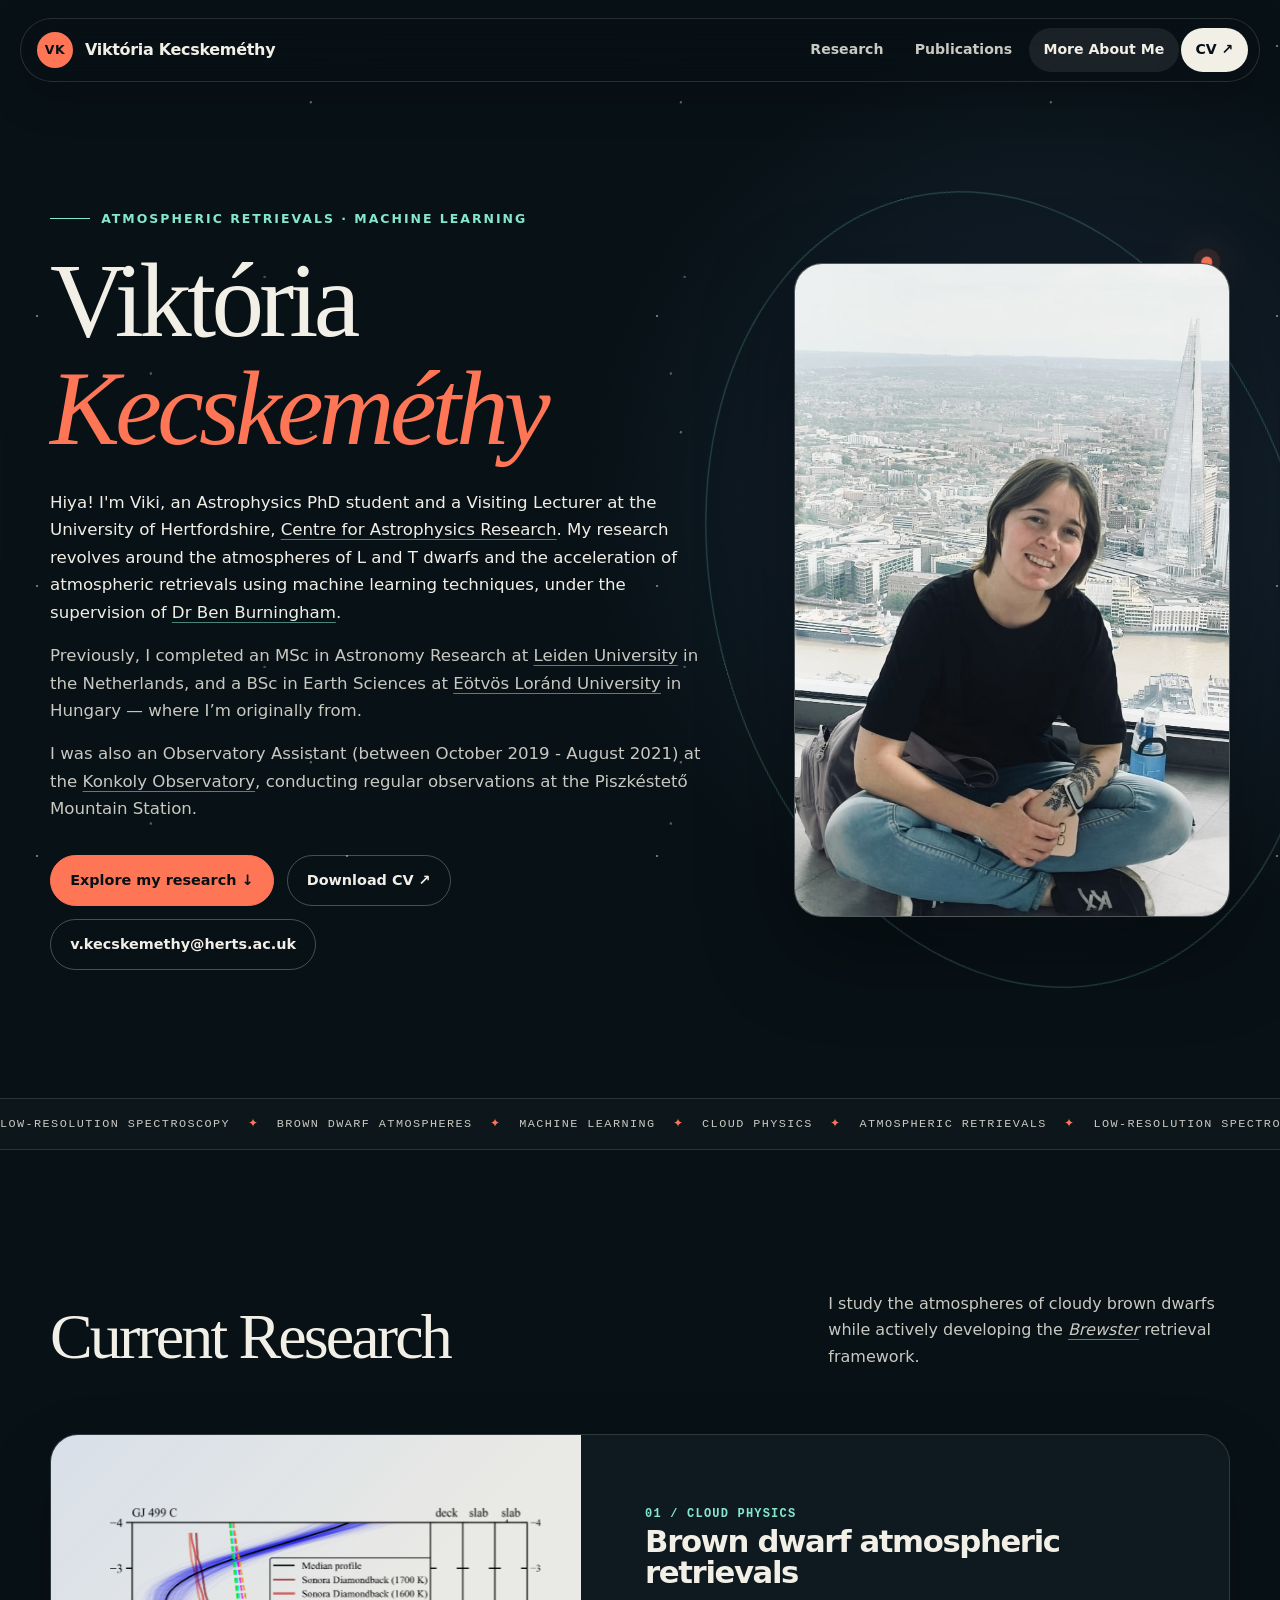
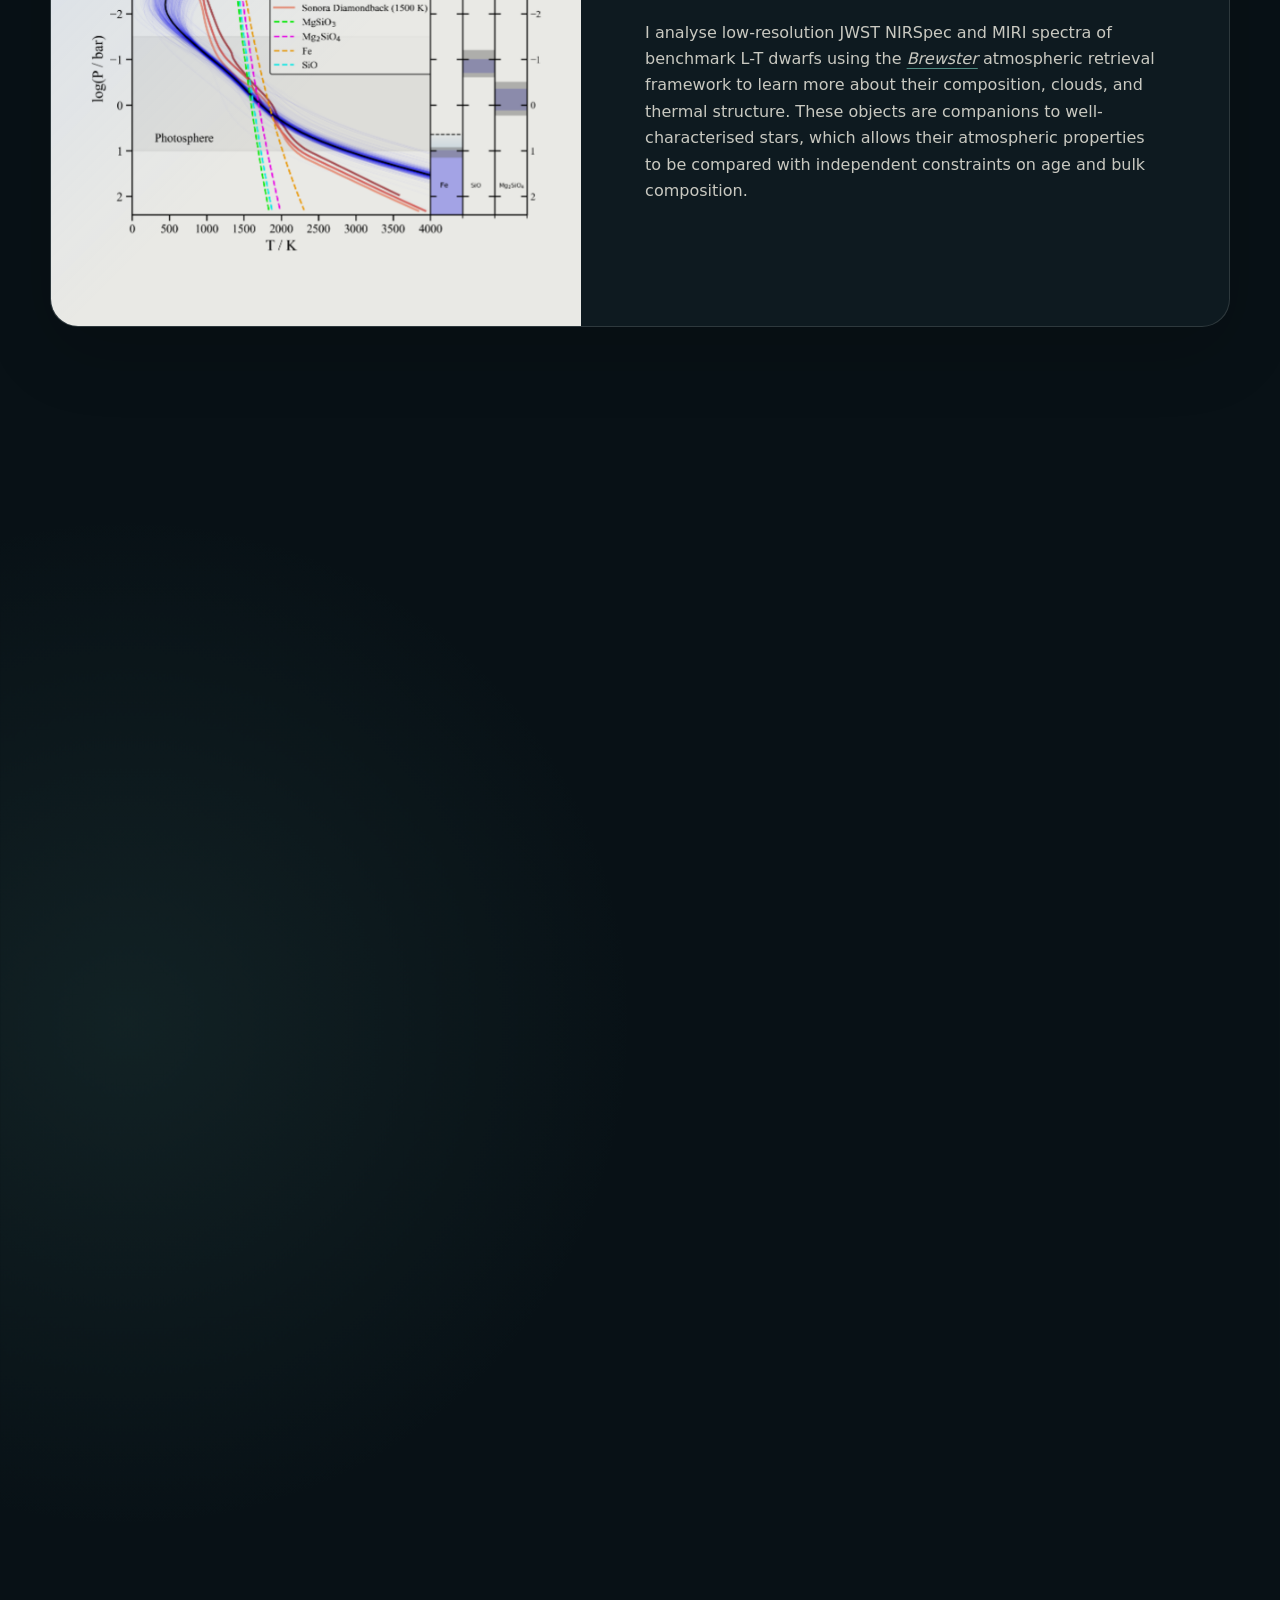
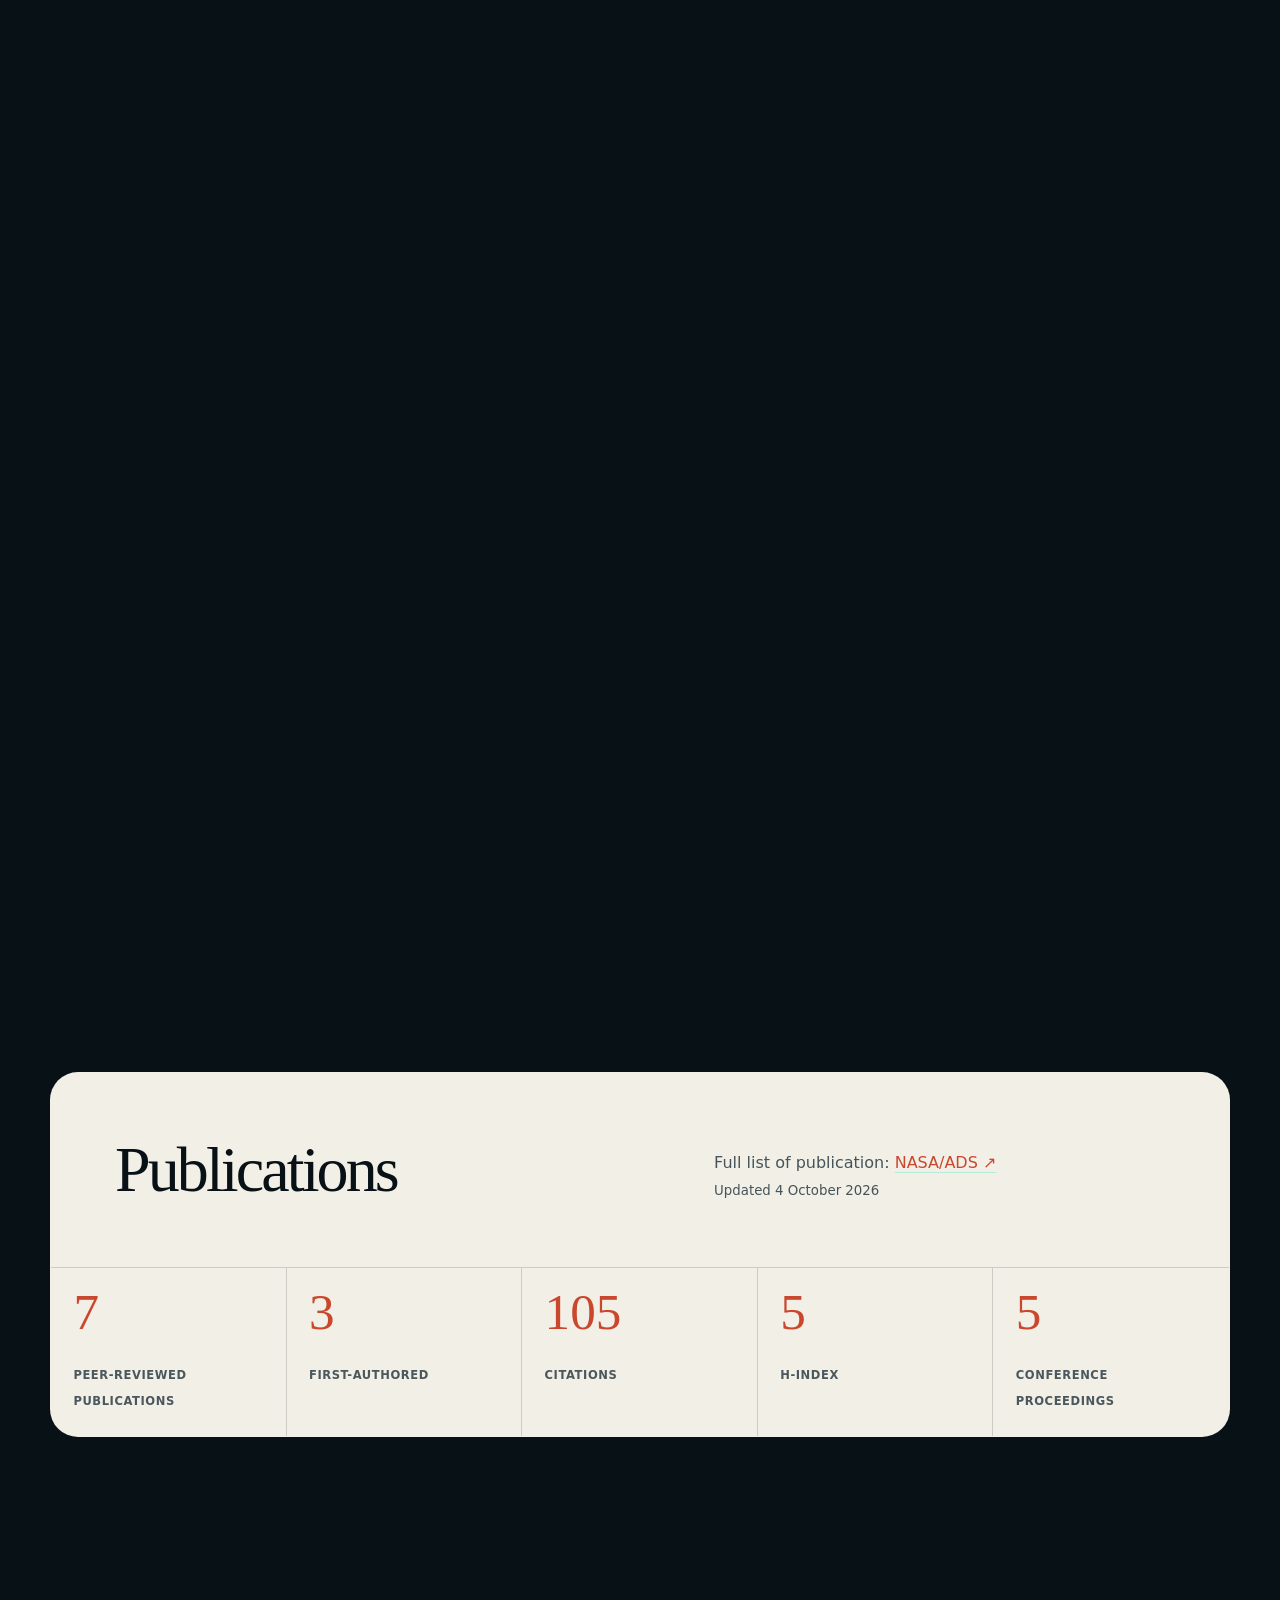
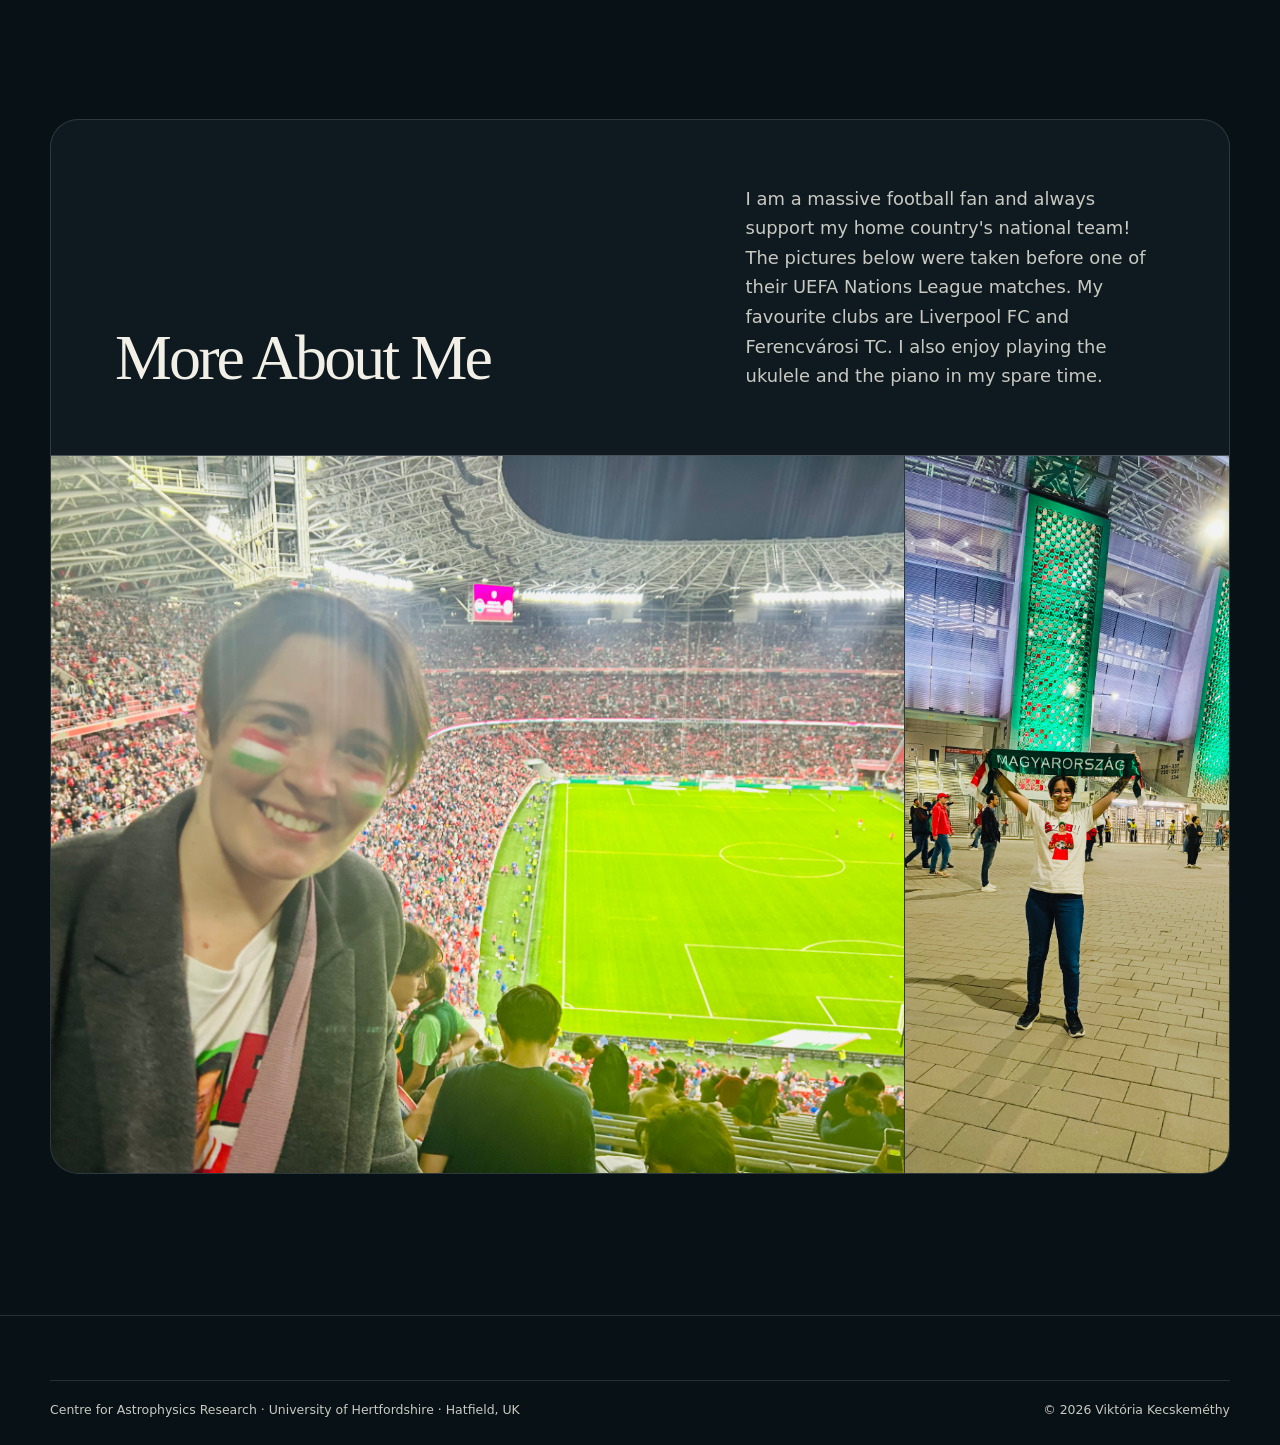
<file: index.html>
<!doctype html>
<html lang="en">
  <head>
    <meta charset="utf-8">
    <meta name="viewport" content="width=device-width, initial-scale=1">
    <meta name="google-site-verification" content="gUrcHKApGij_KNizCb7XZz_Hp7R6IqGPkAQir7-oYr4">
    <meta name="theme-color" content="#081116">
    <meta name="description" content="Viktória Kecskeméthy is an astrophysics PhD researcher studying brown dwarf atmospheres and accelerating atmospheric retrievals with machine learning.">
    <meta property="og:type" content="website">
    <meta property="og:title" content="Viktória Kecskeméthy — Astrophysics Researcher">
    <meta property="og:image" content="images/og.png">
    <meta name="twitter:card" content="summary_large_image">
    <meta name="twitter:title" content="Viktória Kecskeméthy — Astrophysics Researcher">
    <meta name="twitter:description" content="Brown dwarf atmospheres, JWST spectroscopy and machine-learning-accelerated retrievals.">
    <meta name="twitter:image" content="images/og.png">
    <title>Viktória Kecskeméthy — Astrophysics Researcher</title>
    <link rel="stylesheet" href="assets/css/site.css">
  </head>
  <body>
    <a class="skip-link" href="#main">Skip to content</a>

    <header class="topbar" aria-label="Primary navigation">
      <a class="brand" href="#top" aria-label="Viktória Kecskeméthy, home">
        <span class="brand-mark" aria-hidden="true">VK</span>
        <span class="brand-text">Viktória Kecskeméthy</span>
      </a>
      <nav aria-label="Sections">
        <ul class="nav-links">
          <li><a href="#research">Research</a></li>
          <li><a href="#publications">Publications</a></li>
          <li><a href="#more-about-me">More About Me</a></li>
          <li><a class="nav-cta" href="CV_Kecskemethy.pdf">CV ↗</a></li>
        </ul>
      </nav>
    </header>

    <main id="main">
      <section class="hero shell" id="top">
        <div class="hero-copy">
          <p class="eyebrow">Atmospheric Retrievals · Machine learning</p>
          <h1>Viktória <em>Kecskeméthy</em></h1>
          <div class="hero-bio">
            <p>Hiya! I'm Viki, an Astrophysics PhD student and a Visiting Lecturer at the University of Hertfordshire, <a href="https://www.herts.ac.uk/research/centres/car">Centre for Astrophysics Research</a>. My research revolves around the atmospheres of L and T dwarfs and the acceleration of atmospheric retrievals using machine learning techniques, under the supervision of <a href="https://star.herts.ac.uk/~bb/index.html">Dr Ben Burningham</a>.</p>
            <p>Previously, I completed an MSc in Astronomy Research at <a href="https://local.strw.leidenuniv.nl">Leiden University</a> in the Netherlands, and a BSc in Earth Sciences at <a href="https://www.elte.hu/en/">Eötvös Loránd University</a>  in Hungary — where I’m originally from.</p>
            <p>I was also an Observatory Assistant (between October 2019 - August 2021) at the <a href="https://konkoly.hu/en">Konkoly Observatory</a>, conducting regular observations at the Piszkéstető Mountain Station.</p>
          </div>
          <div class="button-row">
            <a class="button primary" href="#research">Explore my research ↓</a>
            <a class="button" href="CV_Kecskemethy.pdf">Download CV ↗</a>
            <a class="button" href="mailto:v.kecskemethy@herts.ac.uk">v.kecskemethy@herts.ac.uk</a>
          </div>
        </div>

        <div class="hero-visual" aria-label="Portrait of Viktória Kecskeméthy">
          <span class="orbit" aria-hidden="true"></span>
          <div class="portrait-frame">
            <img src="images/me.jpg" alt="Viktória Kecskeméthy overlooking London">
          </div>
        </div>
      </section>

      <div class="signal-strip" aria-hidden="true">
        <div class="signal-track">
          <span>Low-resolution spectroscopy</span><span>Brown dwarf atmospheres</span><span>Machine Learning</span><span>Cloud physics</span><span>Atmospheric retrievals</span>
          <span>Low-resolution spectroscopy</span><span>Brown dwarf atmospheres</span><span>Machine Learning</span><span>Cloud physics</span><span>Atmospheric retrievals</span>
        </div>
      </div>

      <section class="section shell" id="research">
        <div class="section-heading reveal">
          <div>
            <h2>Current Research</h2>
          </div>
          <p>I study the atmospheres of cloudy brown dwarfs while actively developing the <a href="https://github.com/fwang23nh/brewster_v2/tree/master" target="_blank" rel="noopener noreferrer"><em>Brewster</em></a> retrieval framework.</p>
        </div>

        <div class="research-grid">
          <article class="research-card reveal">
            <div class="research-media">
              <img src="images/GJ499C_TP_profile_with_dia.png" alt="Temperature-pressure profile and cloud structure retrieved for the brown dwarf GJ 499 C">
            </div>
            <div class="research-copy">
              <div>
                <span class="card-index">01 / Cloud physics</span>
                <h3>Brown dwarf atmospheric retrievals</h3>
                <p>I analyse low-resolution JWST NIRSpec and MIRI spectra of benchmark L-T dwarfs using the <a href="https://github.com/fwang23nh/brewster_v2/tree/master" target="_blank" rel="noopener noreferrer"><em>Brewster</em></a> atmospheric retrieval framework to learn more about their composition, clouds, and thermal structure. These objects are companions to well-characterised stars, which allows their atmospheric properties to be compared with independent constraints on age and bulk composition.</p>
                <ul class="research-meta" aria-label="Research methods">
                  
                </ul>
              
              
            </div>
          </article>

          <article class="research-card reveal">
            <div class="research-media">
              <img src="images/emu_fit.png" alt="Comparison of a neural emulator, the Brewster forward model and observed spectral data">
            </div>
            <div class="research-copy">
              <div>
                <span class="card-index">02 / Machine learning</span>
                <h3>Accelerating Atmospheric Retrievals with Neural Emulators</h3>
                <p>My goal is to replace the computationally expensive forward model in <a href="https://github.com/fwang23nh/brewster_v2/tree/master" target="_blank" rel="noopener noreferrer"><em>Brewster</em></a> with a much faster neural emulator that can handle high-dimensional (30-40 parameters) models. The emulator is currently ~ 400 times faster than Brewster's forward model.</p>
                <ul class="research-meta" aria-label="Research methods">
                  
                </ul>
              </div>
          </article>
        </div>
      </section>

      <section class="section shell previous-research" aria-labelledby="archive-title">
        <div class="section-heading reveal">
          <div>
            <h2 id="archive-title">Previous Research</h2>
          </div>
        </div>

        <div class="archive-grid">
          <article class="archive-card reveal">
            <img src="images/MRP-spectra.jpg" alt="Evolving transmission spectra and atmospheric composition for hydrogen-dominated exoplanets">
            <div class="archive-copy">
              <span>Final Master’s thesis · Exoplanet atmospheres</span>
              <h3>Thermal evolution &amp; transmission spectra</h3>
              <p>I investigated how thermal evolution and stellar irradiation affect the atmospheric chemistry and transmission spectra of hydrogen-dominated gaseous planets.</p>
            </div>
          </article>
          <article class="archive-card reveal">
            <img src="images/gapnogap2.png" alt="Model comparison for a planet-forming disk with and without a gap">
            <div class="archive-copy">
              <span>First Master’s thesis · Protoplanetary disks</span>
              <h3>Substructure of disks with VLTI</h3>
              <p>I modelled the inner structure of planet-forming disks observed with VLTI-MATISSE, searching for gaps that may reveal nascent planets.</p>
            </div>
          </article>
          <article class="archive-card reveal">
            <img src="images/lc-full.jpg" alt="Light curve data from trans-Neptunian objects">
            <div class="archive-copy">
              <span>BSc Thesis · Small Solar System Bodies</span>
              <h3>K2 light curves of trans-Neptunian objects</h3>
              <p>I studied the rotational properties, shapes and possible binarity of Hilda asteroids and trans-Neptunian objects using long, uninterrupted K2 light curves.</p>
            </div>
          </article>
        </div>
      </section>

      <section class="section shell" id="publications">
        <div class="publication-panel reveal">
          <div class="publication-intro">
            <h2>Publications</h2>
            <p>Full list of publication: <a href="https://ui.adsabs.harvard.edu/user/libraries/AVqTffh9QoWL-hgqQd2RXw" target="_blank" rel="noopener noreferrer">NASA/ADS ↗</a><br><small>Updated 4 October 2026</small></p>
          </div>
          <div class="stats" aria-label="Publication statistics">
            <div class="stat"><strong>7</strong><small>Peer-reviewed publications</small></div>
            <div class="stat"><strong>3</strong><small>First-authored</small></div>
            <div class="stat"><strong>105</strong><small>Citations</small></div>
            <div class="stat"><strong>5</strong><small>h-index</small></div>
            <div class="stat"><strong>5</strong><small>Conference proceedings</small></div>
          </div>
        </div>
      </section>

      <section class="section shell" id="more-about-me">
        <div class="hobbies-panel hobby-story reveal">
          <div class="hobbies-story-copy">
            <h2>More About Me</h2>
            <p>I am a massive football fan and always support my home country's national team! The pictures below were taken before one of their UEFA Nations League matches. My favourite clubs are Liverpool FC and Ferencvárosi TC. I also enjoy playing the ukulele and the piano in my spare time.</p>
          </div>
          <div class="hobbies-gallery" aria-label="Football memories">
            <figure class="hobby-photo hobby-photo--wide">
              <img src="images/foci1.jpeg" alt="Viktória at a football match in a packed stadium">
            </figure>
            <figure class="hobby-photo hobby-photo--portrait">
              <img src="images/foci2.jpeg" alt="Viktória holding a Hungary football scarf outside the stadium">
            </figure>
          </div>
        </div>
      </section>

    </main>

    <footer class="footer">
      <div class="shell">
        <div class="footer-bottom">
          <span>Centre for Astrophysics Research · University of Hertfordshire · Hatfield, UK</span>
          <span>© <span data-year>2026</span> Viktória Kecskeméthy</span>
        </div>
      </div>
    </footer>

    <script src="assets/js/site.js"></script>
    <script type="module" src="https://static.cloudflareinsights.com/beacon.min.js" data-cf-beacon='{"token":"72747d4d8a8949a1b5debbc5ff3ee890"}'></script>
  </body>
</html>
</file>
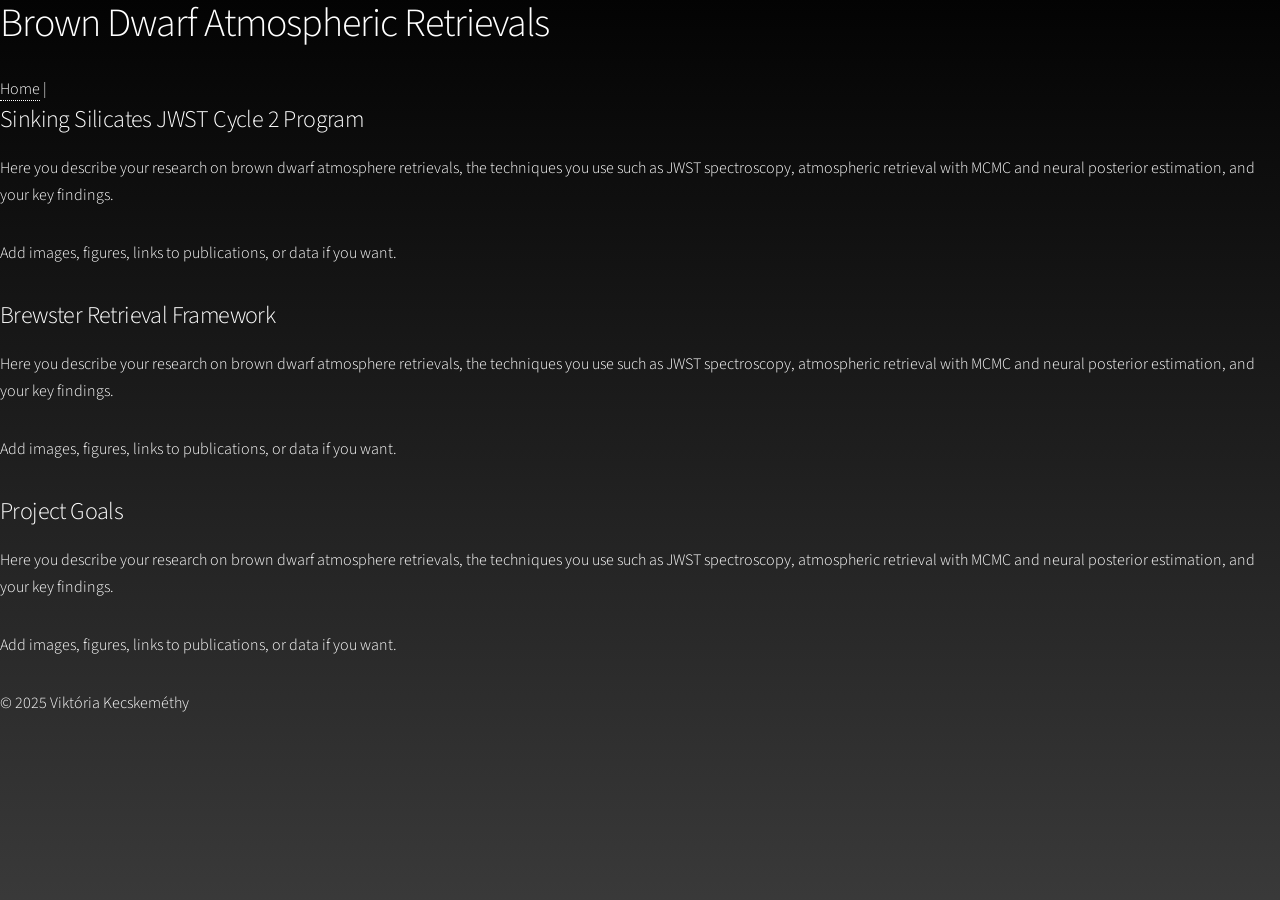
<file: bd-retrievals-test.html>
<!DOCTYPE html>
<html lang="en">
<head>
  <meta charset="UTF-8" />
  <meta name="viewport" content="width=device-width, initial-scale=1" />
  <title>Brown Dwarf Atmosphere Retrievals — Viktória Kecskeméthy</title>
  <link rel="stylesheet" href="assets/css/main.css" />
  <!-- Add any other stylesheets or scripts you use -->
  
  <style>
  body {
    color: white;
  }

  header, nav, main, footer {
    color: white;
  }

  a {
    color: white;
    border-bottom: 1px dotted white;
  }

  a:hover {
    border-bottom-color: transparent;
  }
</style>
</head>
<body>
  <header>
    <h1>Brown Dwarf Atmospheric Retrievals</h1>
    <nav>
      <a href="index.html"><span style="color: white;">Home</a> |
      <!-- <a href="research.html">Research</a> -->
      <!-- Add your site navigation here -->
    </nav>
  </header>

  <main>
    <section>
      <h2>Sinking Silicates JWST Cycle 2 Program</h2>
      <p>
        Here you describe your research on brown dwarf atmosphere retrievals, 
        the techniques you use such as JWST spectroscopy, atmospheric retrieval with MCMC 
        and neural posterior estimation, and your key findings.
      </p>
      <p>
        Add images, figures, links to publications, or data if you want.
      </p>
    </section>
	
	
	
	
	  <section>
      <h2>Brewster Retrieval Framework</h2>
      <p>
        Here you describe your research on brown dwarf atmosphere retrievals, 
        the techniques you use such as JWST spectroscopy, atmospheric retrieval with MCMC 
        and neural posterior estimation, and your key findings.
      </p>
      <p>
        Add images, figures, links to publications, or data if you want.
      </p>
    </section>
	
	
	<section>
      <h2>Project Goals</h2>
      <p>
        Here you describe your research on brown dwarf atmosphere retrievals, 
        the techniques you use such as JWST spectroscopy, atmospheric retrieval with MCMC 
        and neural posterior estimation, and your key findings.
      </p>
      <p>
        Add images, figures, links to publications, or data if you want.
      </p>
    </section>

    <!-- Add more sections as needed -->

  </main>

  <footer>
    <p>&copy; 2025 Viktória Kecskeméthy</p>
  </footer>
</body>
</html>
</file>
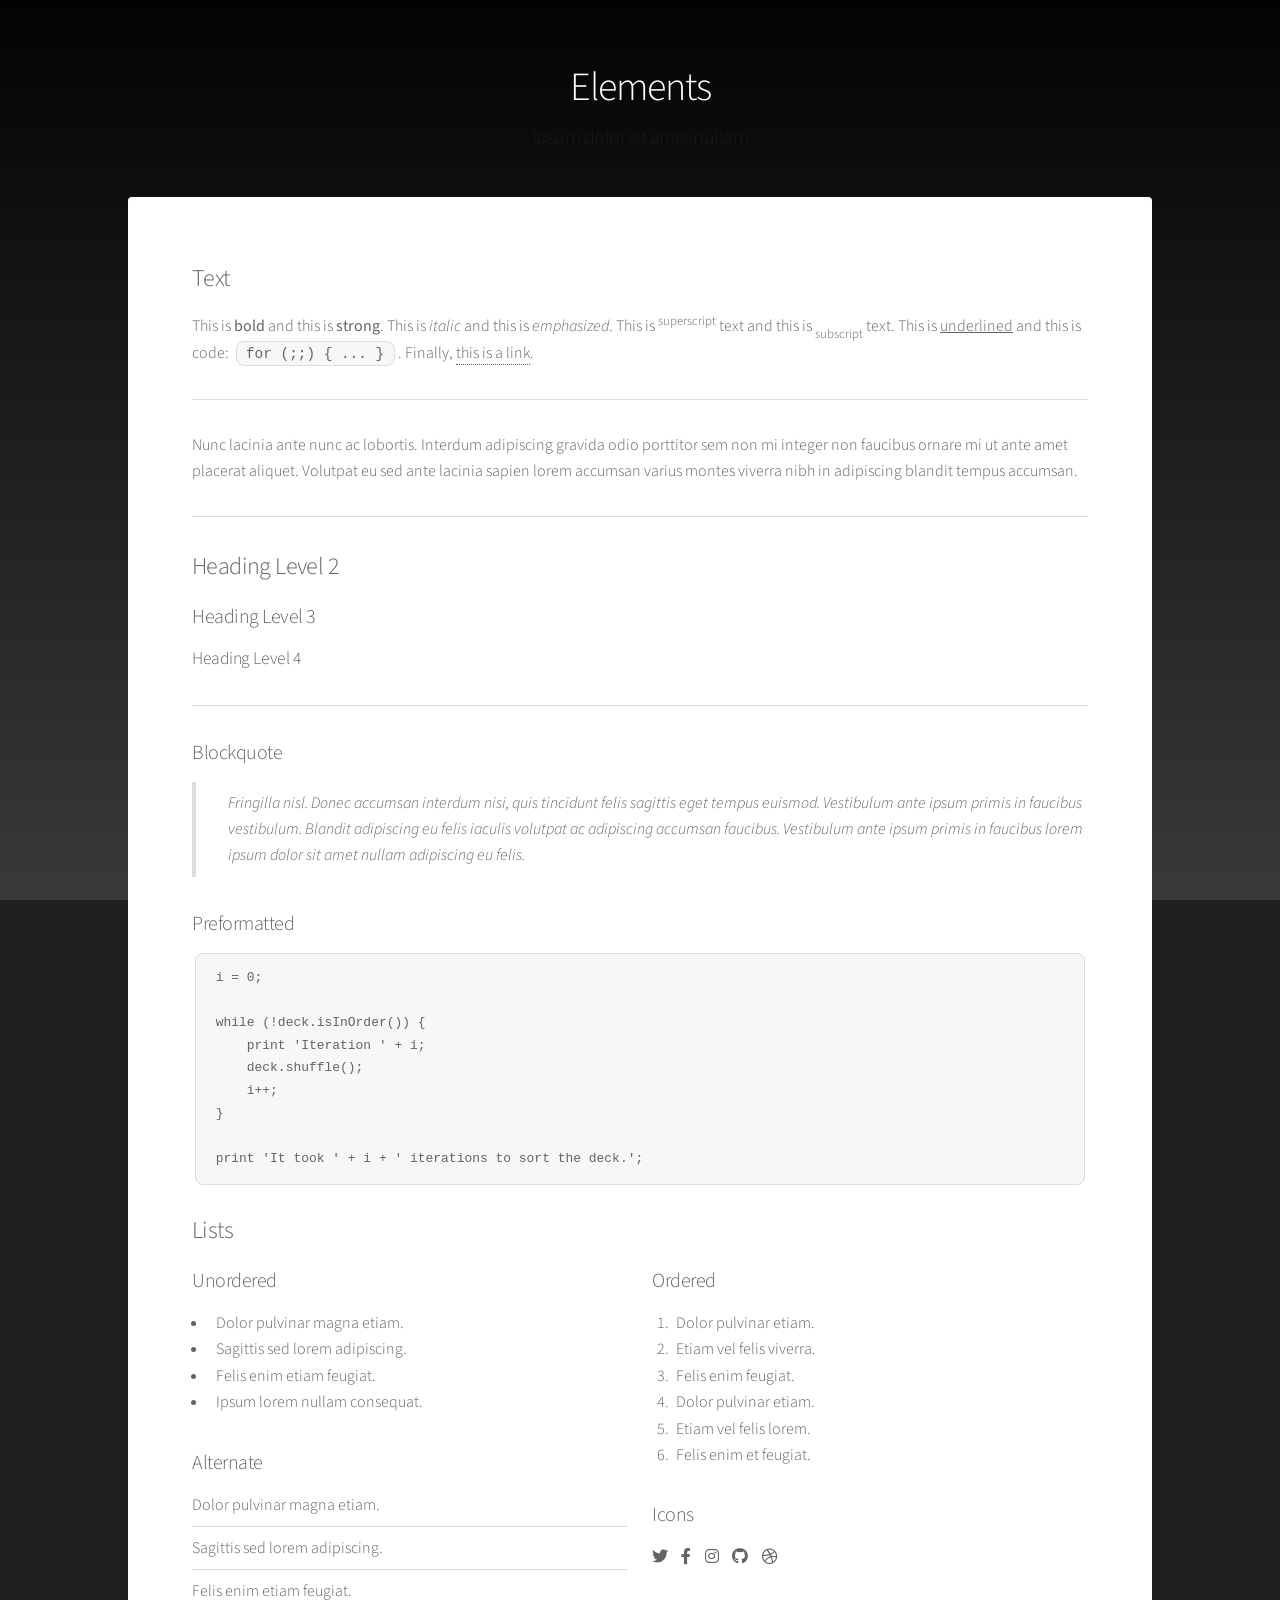
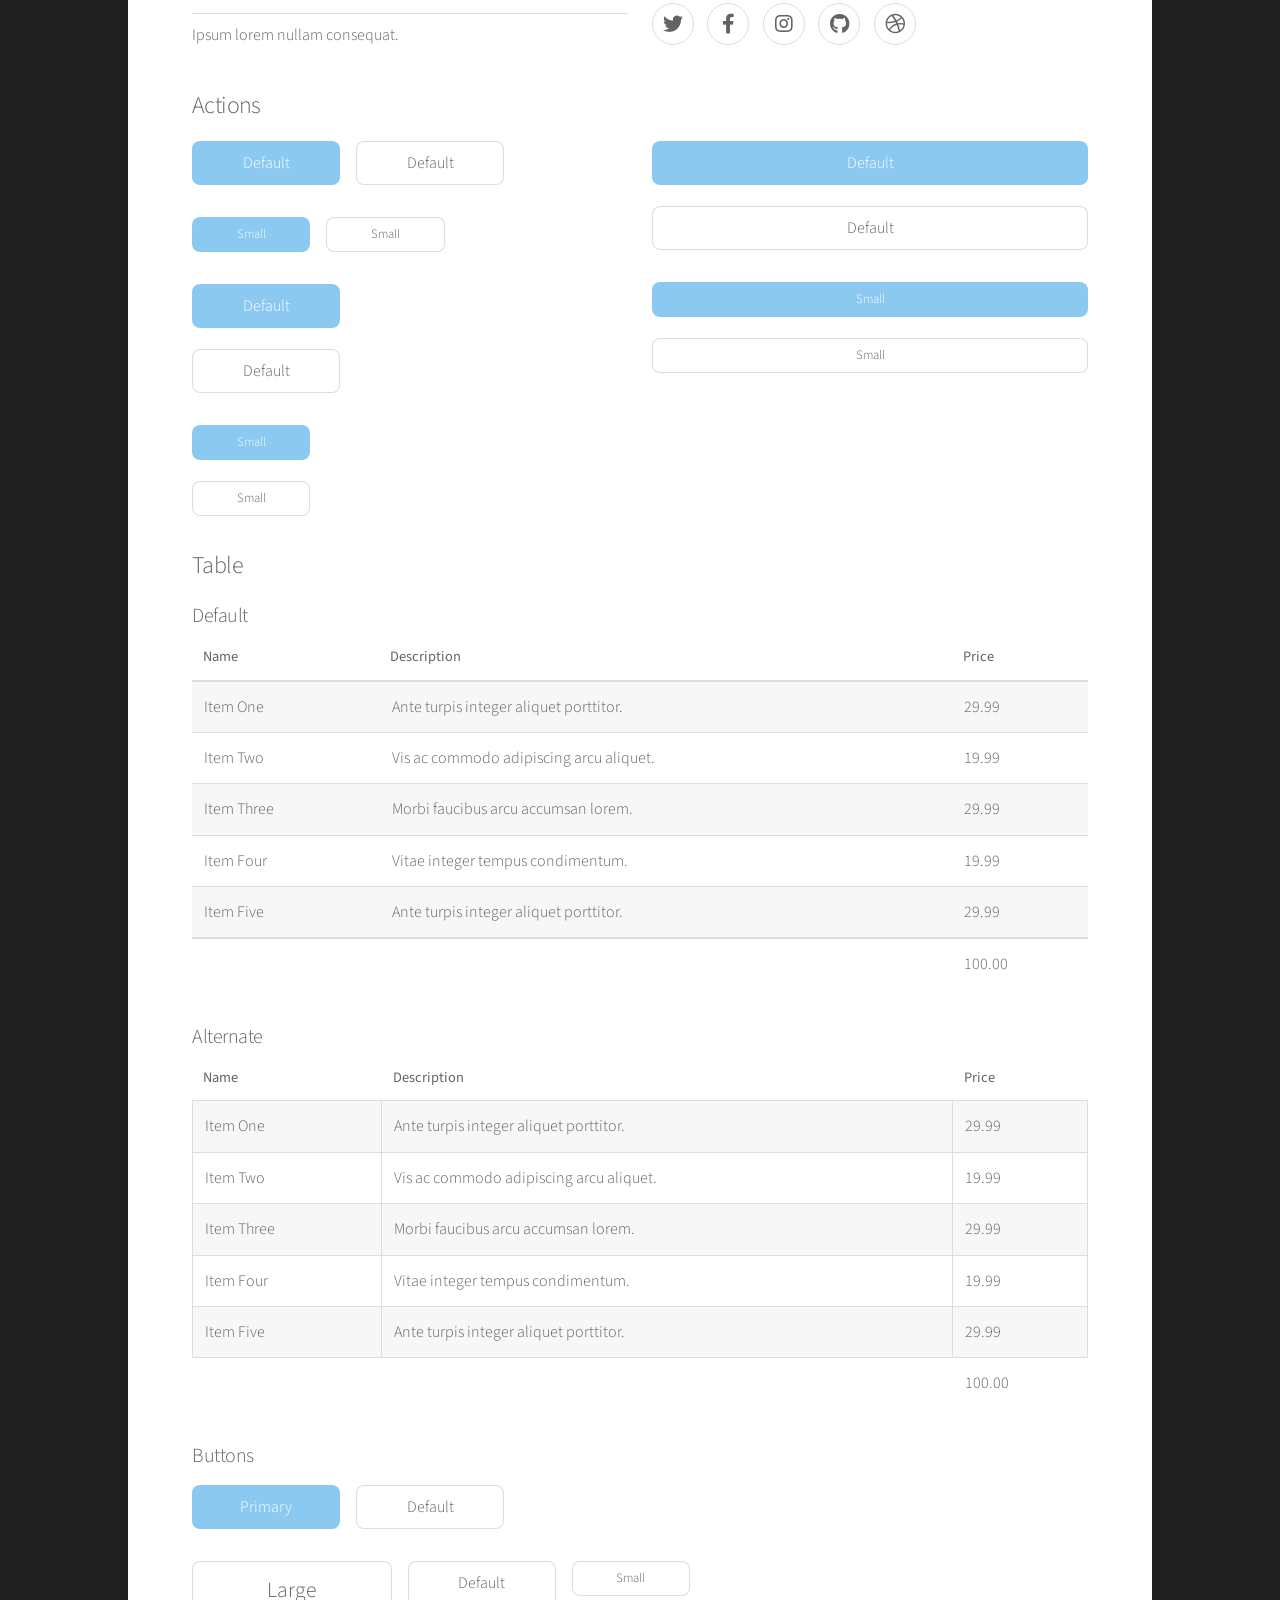
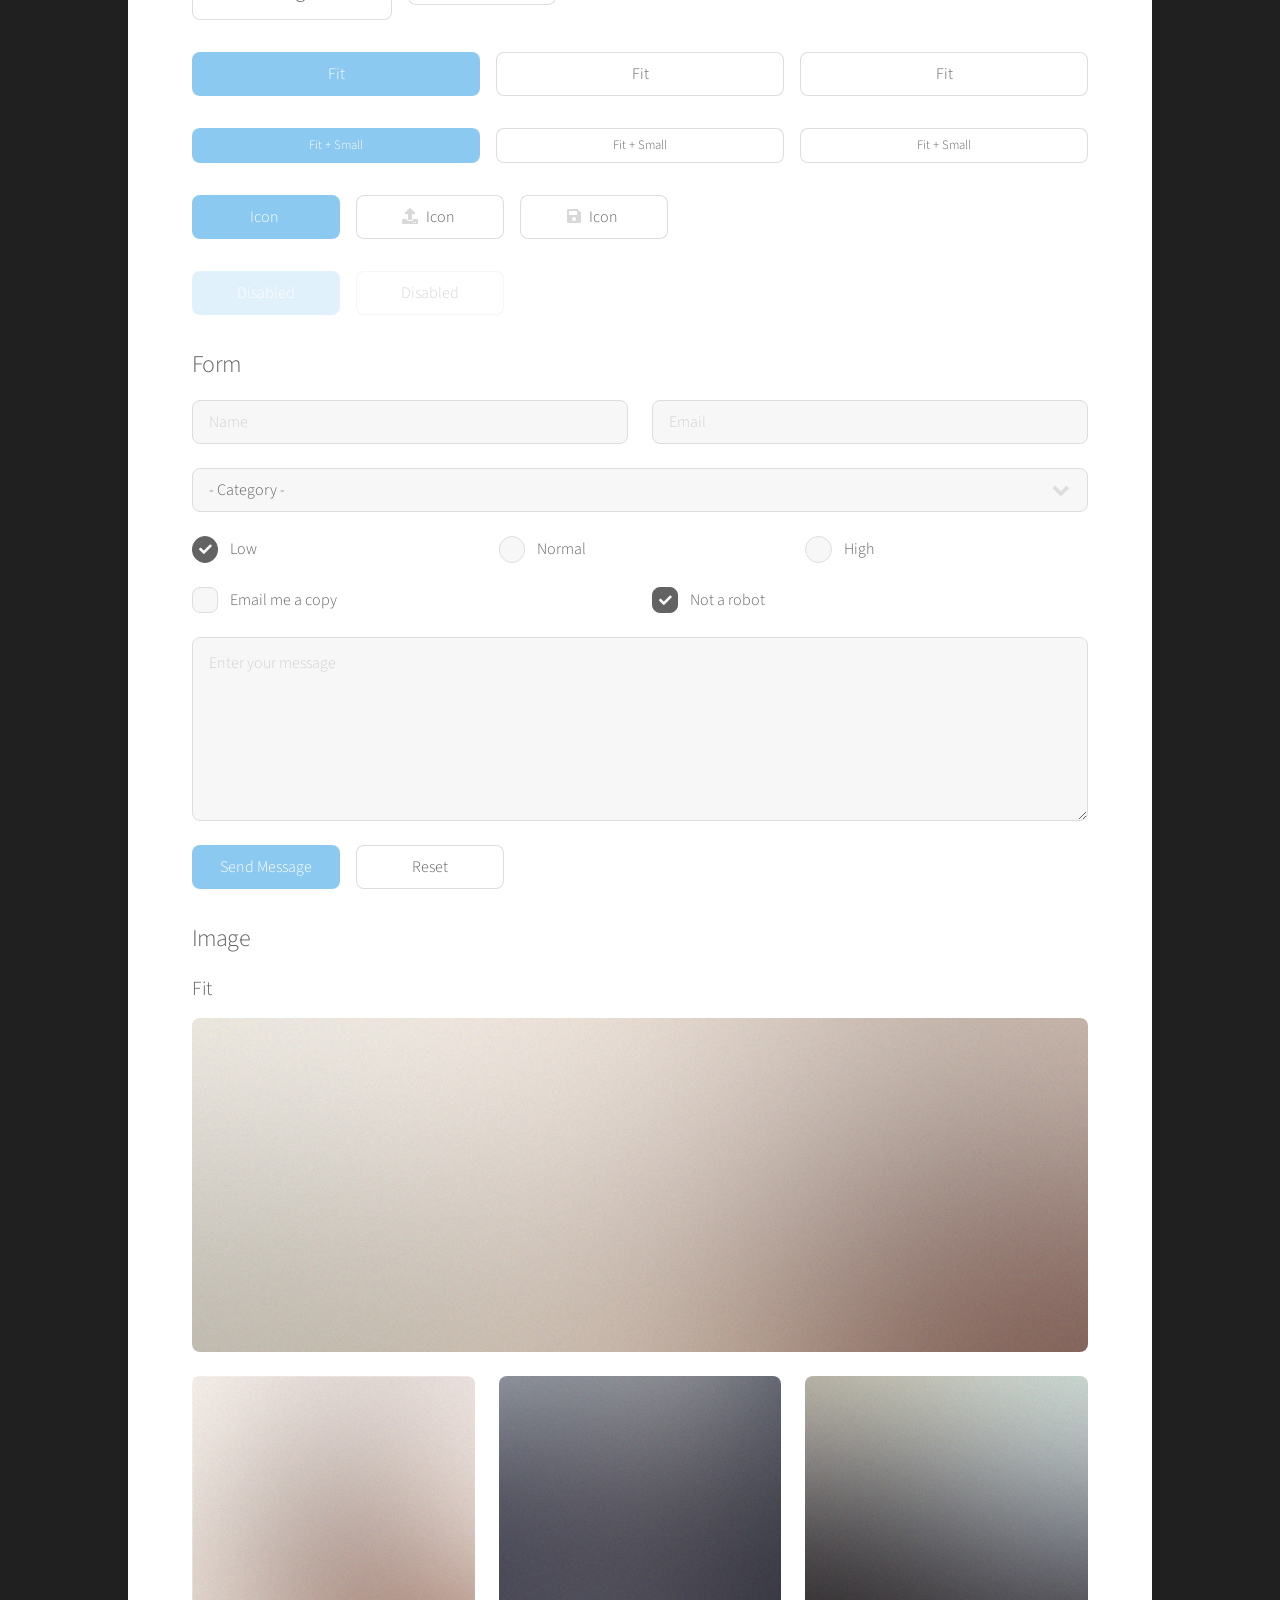
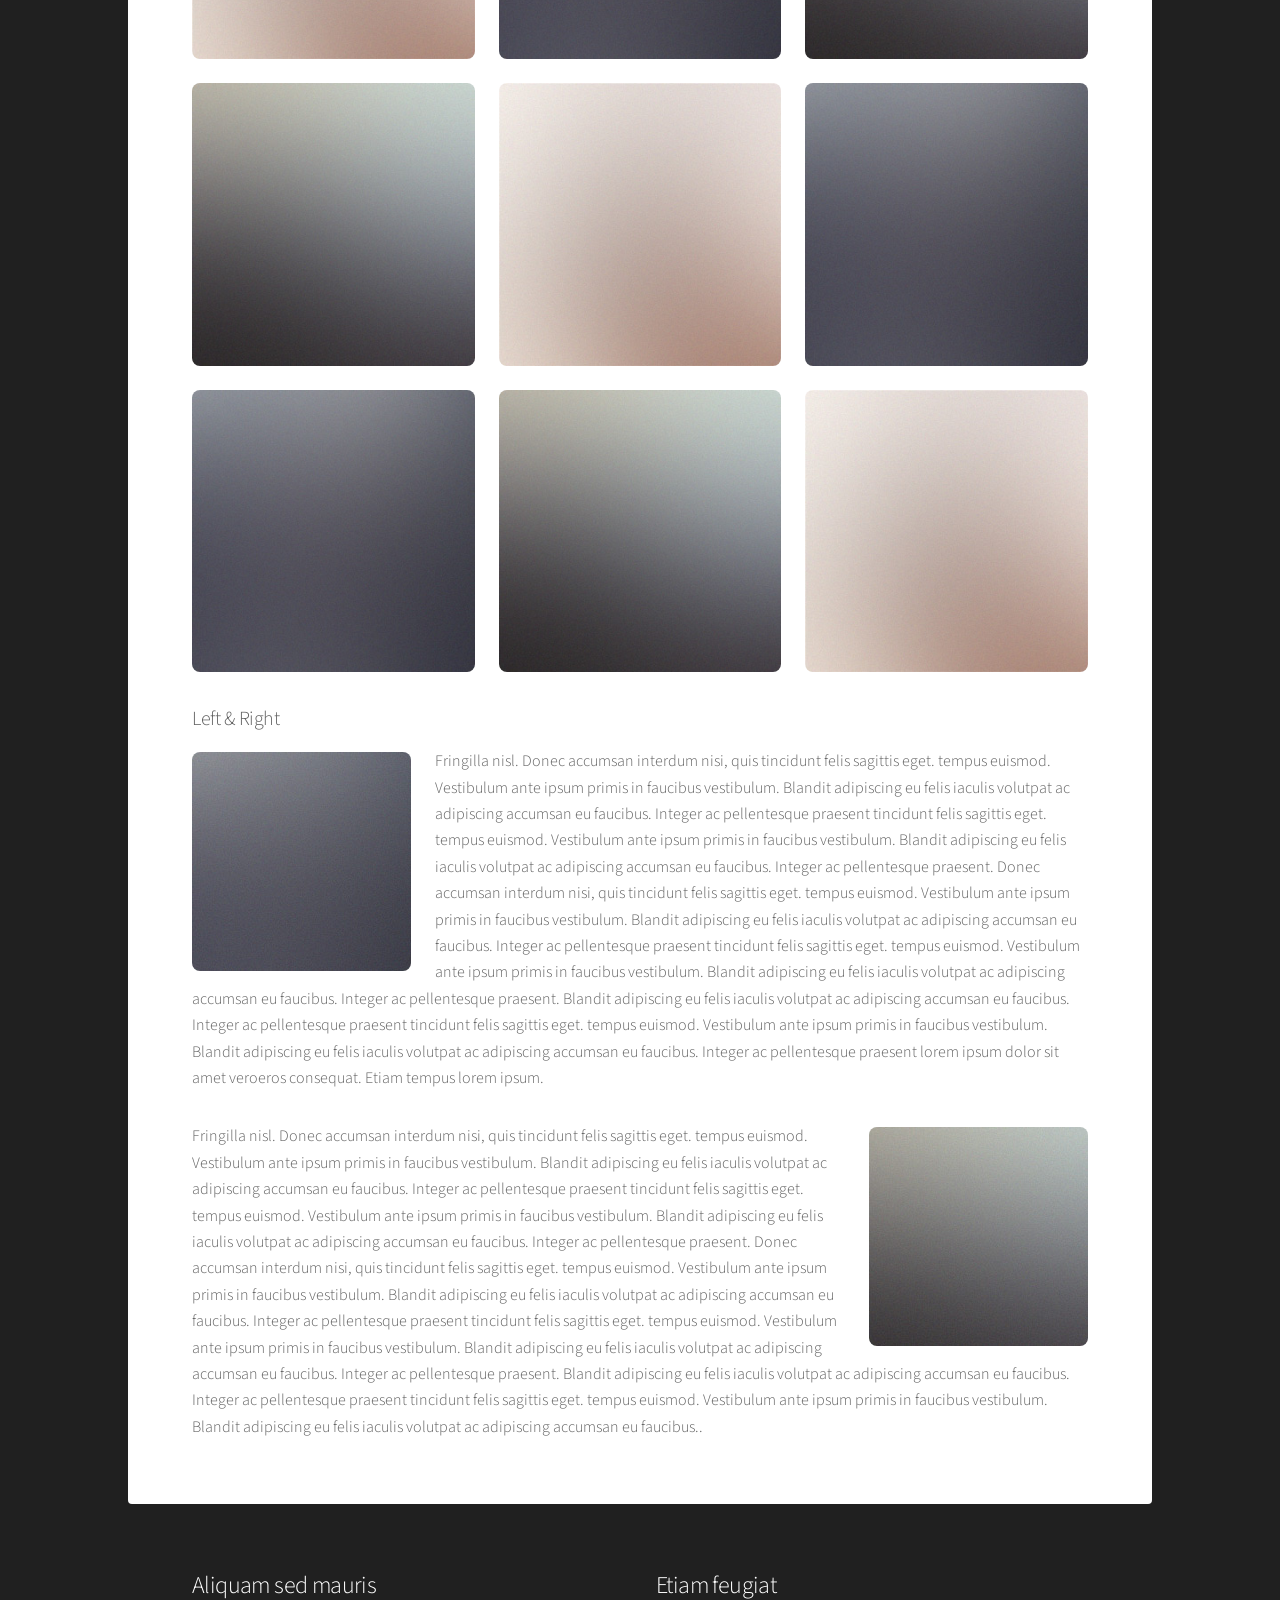
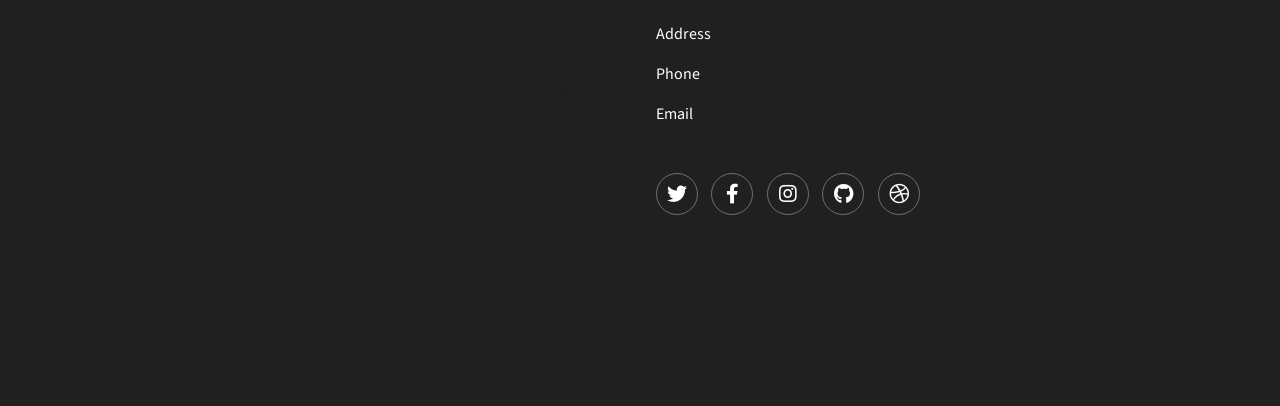
<file: elements.html>
<!DOCTYPE HTML>
<!--
	Stellar by HTML5 UP
	html5up.net | @ajlkn
	Free for personal and commercial use under the CCA 3.0 license (html5up.net/license)
-->
<html>
	<head>
		<title>Elements - Stellar by HTML5 UP</title>
		<meta charset="utf-8" />
		<meta name="viewport" content="width=device-width, initial-scale=1, user-scalable=no" />
		<link rel="stylesheet" href="assets/css/main.css" />
		<noscript><link rel="stylesheet" href="assets/css/noscript.css" /></noscript>
	</head>
	<body class="is-preload">

		<!-- Wrapper -->
			<div id="wrapper">

				<!-- Header -->
					<header id="header">
						<h1>Elements</h1>
						<p>Ipsum dolor sit amet nullam</p>
					</header>

				<!-- Main -->
					<div id="main">

						<!-- Content -->
							<section id="content" class="main">

								<!-- Text -->
									<section>
										<h2>Text</h2>
										<p>This is <b>bold</b> and this is <strong>strong</strong>. This is <i>italic</i> and this is <em>emphasized</em>.
										This is <sup>superscript</sup> text and this is <sub>subscript</sub> text.
										This is <u>underlined</u> and this is code: <code>for (;;) { ... }</code>. Finally, <a href="#">this is a link</a>.</p>
										<hr />
										<p>Nunc lacinia ante nunc ac lobortis. Interdum adipiscing gravida odio porttitor sem non mi integer non faucibus ornare mi ut ante amet placerat aliquet. Volutpat eu sed ante lacinia sapien lorem accumsan varius montes viverra nibh in adipiscing blandit tempus accumsan.</p>
										<hr />
										<h2>Heading Level 2</h2>
										<h3>Heading Level 3</h3>
										<h4>Heading Level 4</h4>
										<hr />
										<h3>Blockquote</h3>
										<blockquote>Fringilla nisl. Donec accumsan interdum nisi, quis tincidunt felis sagittis eget tempus euismod. Vestibulum ante ipsum primis in faucibus vestibulum. Blandit adipiscing eu felis iaculis volutpat ac adipiscing accumsan faucibus. Vestibulum ante ipsum primis in faucibus lorem ipsum dolor sit amet nullam adipiscing eu felis.</blockquote>
										<h3>Preformatted</h3>
										<pre><code>i = 0;

while (!deck.isInOrder()) {
    print 'Iteration ' + i;
    deck.shuffle();
    i++;
}

print 'It took ' + i + ' iterations to sort the deck.';</code></pre>
									</section>

								<!-- Lists -->
									<section>
										<h2>Lists</h2>
										<div class="row">
											<div class="col-6 col-12-medium">
												<h3>Unordered</h3>
												<ul>
													<li>Dolor pulvinar magna etiam.</li>
													<li>Sagittis sed lorem adipiscing.</li>
													<li>Felis enim etiam feugiat.</li>
													<li>Ipsum lorem nullam consequat.</li>
												</ul>
												<h3>Alternate</h3>
												<ul class="alt">
													<li>Dolor pulvinar magna etiam.</li>
													<li>Sagittis sed lorem adipiscing.</li>
													<li>Felis enim etiam feugiat.</li>
													<li>Ipsum lorem nullam consequat.</li>
												</ul>
											</div>
											<div class="col-6 col-12-medium">
												<h3>Ordered</h3>
												<ol>
													<li>Dolor pulvinar etiam.</li>
													<li>Etiam vel felis viverra.</li>
													<li>Felis enim feugiat.</li>
													<li>Dolor pulvinar etiam.</li>
													<li>Etiam vel felis lorem.</li>
													<li>Felis enim et feugiat.</li>
												</ol>
												<h3>Icons</h3>
												<ul class="icons">
													<li><a href="#" class="icon brands fa-twitter"><span class="label">Twitter</span></a></li>
													<li><a href="#" class="icon brands fa-facebook-f"><span class="label">Facebook</span></a></li>
													<li><a href="#" class="icon brands fa-instagram"><span class="label">Instagram</span></a></li>
													<li><a href="#" class="icon brands fa-github"><span class="label">GitHub</span></a></li>
													<li><a href="#" class="icon brands fa-dribbble"><span class="label">Dribbble</span></a></li>
												</ul>
												<ul class="icons">
													<li><a href="#" class="icon brands alt fa-twitter"><span class="label">Twitter</span></a></li>
													<li><a href="#" class="icon brands alt fa-facebook-f"><span class="label">Facebook</span></a></li>
													<li><a href="#" class="icon brands alt fa-instagram"><span class="label">Instagram</span></a></li>
													<li><a href="#" class="icon brands alt fa-github"><span class="label">GitHub</span></a></li>
													<li><a href="#" class="icon brands alt fa-dribbble"><span class="label">Dribbble</span></a></li>
												</ul>
											</div>
										</div>
										<h2>Actions</h2>
										<div class="row">
											<div class="col-6 col-12-medium">
												<ul class="actions">
													<li><a href="#" class="button primary">Default</a></li>
													<li><a href="#" class="button">Default</a></li>
												</ul>
												<ul class="actions small">
													<li><a href="#" class="button primary small">Small</a></li>
													<li><a href="#" class="button small">Small</a></li>
												</ul>
												<ul class="actions stacked">
													<li><a href="#" class="button primary">Default</a></li>
													<li><a href="#" class="button">Default</a></li>
												</ul>
												<ul class="actions stacked">
													<li><a href="#" class="button primary small">Small</a></li>
													<li><a href="#" class="button small">Small</a></li>
												</ul>
											</div>
											<div class="col-6 col-12-medium">
												<ul class="actions stacked">
													<li><a href="#" class="button primary fit">Default</a></li>
													<li><a href="#" class="button fit">Default</a></li>
												</ul>
												<ul class="actions stacked">
													<li><a href="#" class="button primary small fit">Small</a></li>
													<li><a href="#" class="button small fit">Small</a></li>
												</ul>
											</div>
										</div>
									</section>

								<!-- Table -->
									<section>
										<h2>Table</h2>
										<h3>Default</h3>
										<div class="table-wrapper">
											<table>
												<thead>
													<tr>
														<th>Name</th>
														<th>Description</th>
														<th>Price</th>
													</tr>
												</thead>
												<tbody>
													<tr>
														<td>Item One</td>
														<td>Ante turpis integer aliquet porttitor.</td>
														<td>29.99</td>
													</tr>
													<tr>
														<td>Item Two</td>
														<td>Vis ac commodo adipiscing arcu aliquet.</td>
														<td>19.99</td>
													</tr>
													<tr>
														<td>Item Three</td>
														<td> Morbi faucibus arcu accumsan lorem.</td>
														<td>29.99</td>
													</tr>
													<tr>
														<td>Item Four</td>
														<td>Vitae integer tempus condimentum.</td>
														<td>19.99</td>
													</tr>
													<tr>
														<td>Item Five</td>
														<td>Ante turpis integer aliquet porttitor.</td>
														<td>29.99</td>
													</tr>
												</tbody>
												<tfoot>
													<tr>
														<td colspan="2"></td>
														<td>100.00</td>
													</tr>
												</tfoot>
											</table>
										</div>

										<h3>Alternate</h3>
										<div class="table-wrapper">
											<table class="alt">
												<thead>
													<tr>
														<th>Name</th>
														<th>Description</th>
														<th>Price</th>
													</tr>
												</thead>
												<tbody>
													<tr>
														<td>Item One</td>
														<td>Ante turpis integer aliquet porttitor.</td>
														<td>29.99</td>
													</tr>
													<tr>
														<td>Item Two</td>
														<td>Vis ac commodo adipiscing arcu aliquet.</td>
														<td>19.99</td>
													</tr>
													<tr>
														<td>Item Three</td>
														<td> Morbi faucibus arcu accumsan lorem.</td>
														<td>29.99</td>
													</tr>
													<tr>
														<td>Item Four</td>
														<td>Vitae integer tempus condimentum.</td>
														<td>19.99</td>
													</tr>
													<tr>
														<td>Item Five</td>
														<td>Ante turpis integer aliquet porttitor.</td>
														<td>29.99</td>
													</tr>
												</tbody>
												<tfoot>
													<tr>
														<td colspan="2"></td>
														<td>100.00</td>
													</tr>
												</tfoot>
											</table>
										</div>
									</section>

								<!-- Buttons -->
									<section>
										<h3>Buttons</h3>
										<ul class="actions">
											<li><a href="#" class="button primary">Primary</a></li>
											<li><a href="#" class="button">Default</a></li>
										</ul>
										<ul class="actions">
											<li><a href="#" class="button large">Large</a></li>
											<li><a href="#" class="button">Default</a></li>
											<li><a href="#" class="button small">Small</a></li>
										</ul>
										<ul class="actions fit">
											<li><a href="#" class="button primary fit">Fit</a></li>
											<li><a href="#" class="button fit">Fit</a></li>
											<li><a href="#" class="button fit">Fit</a></li>
										</ul>
										<ul class="actions fit small">
											<li><a href="#" class="button primary fit small">Fit + Small</a></li>
											<li><a href="#" class="button fit small">Fit + Small</a></li>
											<li><a href="#" class="button fit small">Fit + Small</a></li>
										</ul>
										<ul class="actions">
											<li><a href="#" class="button primary icon solidfa-download">Icon</a></li>
											<li><a href="#" class="button icon solid fa-upload">Icon</a></li>
											<li><a href="#" class="button icon solid fa-save">Icon</a></li>
										</ul>
										<ul class="actions">
											<li><span class="button primary disabled">Disabled</span></li>
											<li><span class="button disabled">Disabled</span></li>
										</ul>
									</section>

								<!-- Form -->
									<section>
										<h2>Form</h2>
										<form method="post" action="#">
											<div class="row gtr-uniform">
												<div class="col-6 col-12-xsmall">
													<input type="text" name="demo-name" id="demo-name" value="" placeholder="Name" />
												</div>
												<div class="col-6 col-12-xsmall">
													<input type="email" name="demo-email" id="demo-email" value="" placeholder="Email" />
												</div>
												<div class="col-12">
													<select name="demo-category" id="demo-category">
														<option value="">- Category -</option>
														<option value="1">Manufacturing</option>
														<option value="1">Shipping</option>
														<option value="1">Administration</option>
														<option value="1">Human Resources</option>
													</select>
												</div>
												<div class="col-4 col-12-small">
													<input type="radio" id="demo-priority-low" name="demo-priority" checked>
													<label for="demo-priority-low">Low</label>
												</div>
												<div class="col-4 col-12-small">
													<input type="radio" id="demo-priority-normal" name="demo-priority">
													<label for="demo-priority-normal">Normal</label>
												</div>
												<div class="col-4 col-12-small">
													<input type="radio" id="demo-priority-high" name="demo-priority">
													<label for="demo-priority-high">High</label>
												</div>
												<div class="col-6 col-12-small">
													<input type="checkbox" id="demo-copy" name="demo-copy">
													<label for="demo-copy">Email me a copy</label>
												</div>
												<div class="col-6 col-12-small">
													<input type="checkbox" id="demo-human" name="demo-human" checked>
													<label for="demo-human">Not a robot</label>
												</div>
												<div class="col-12">
													<textarea name="demo-message" id="demo-message" placeholder="Enter your message" rows="6"></textarea>
												</div>
												<div class="col-12">
													<ul class="actions">
														<li><input type="submit" value="Send Message" class="primary" /></li>
														<li><input type="reset" value="Reset" /></li>
													</ul>
												</div>
											</div>
										</form>
									</section>

								<!-- Image -->
									<section>
										<h2>Image</h2>
										<h3>Fit</h3>
										<div class="box alt">
											<div class="row gtr-uniform">
												<div class="col-12"><span class="image fit"><img src="images/pic04.jpg" alt="" /></span></div>
												<div class="col-4"><span class="image fit"><img src="images/pic01.jpg" alt="" /></span></div>
												<div class="col-4"><span class="image fit"><img src="images/pic02.jpg" alt="" /></span></div>
												<div class="col-4"><span class="image fit"><img src="images/pic03.jpg" alt="" /></span></div>
												<div class="col-4"><span class="image fit"><img src="images/pic03.jpg" alt="" /></span></div>
												<div class="col-4"><span class="image fit"><img src="images/pic01.jpg" alt="" /></span></div>
												<div class="col-4"><span class="image fit"><img src="images/pic02.jpg" alt="" /></span></div>
												<div class="col-4"><span class="image fit"><img src="images/pic02.jpg" alt="" /></span></div>
												<div class="col-4"><span class="image fit"><img src="images/pic03.jpg" alt="" /></span></div>
												<div class="col-4"><span class="image fit"><img src="images/pic01.jpg" alt="" /></span></div>
											</div>
										</div>
										<h3>Left &amp; Right</h3>
										<p><span class="image left"><img src="images/pic05.jpg" alt="" /></span>Fringilla nisl. Donec accumsan interdum nisi, quis tincidunt felis sagittis eget. tempus euismod. Vestibulum ante ipsum primis in faucibus vestibulum. Blandit adipiscing eu felis iaculis volutpat ac adipiscing accumsan eu faucibus. Integer ac pellentesque praesent tincidunt felis sagittis eget. tempus euismod. Vestibulum ante ipsum primis in faucibus vestibulum. Blandit adipiscing eu felis iaculis volutpat ac adipiscing accumsan eu faucibus. Integer ac pellentesque praesent. Donec accumsan interdum nisi, quis tincidunt felis sagittis eget. tempus euismod. Vestibulum ante ipsum primis in faucibus vestibulum. Blandit adipiscing eu felis iaculis volutpat ac adipiscing accumsan eu faucibus. Integer ac pellentesque praesent tincidunt felis sagittis eget. tempus euismod. Vestibulum ante ipsum primis in faucibus vestibulum. Blandit adipiscing eu felis iaculis volutpat ac adipiscing accumsan eu faucibus. Integer ac pellentesque praesent. Blandit adipiscing eu felis iaculis volutpat ac adipiscing accumsan eu faucibus. Integer ac pellentesque praesent tincidunt felis sagittis eget. tempus euismod. Vestibulum ante ipsum primis in faucibus vestibulum. Blandit adipiscing eu felis iaculis volutpat ac adipiscing accumsan eu faucibus. Integer ac pellentesque praesent lorem ipsum dolor sit amet veroeros consequat. Etiam tempus lorem ipsum.</p>
										<p><span class="image right"><img src="images/pic06.jpg" alt="" /></span>Fringilla nisl. Donec accumsan interdum nisi, quis tincidunt felis sagittis eget. tempus euismod. Vestibulum ante ipsum primis in faucibus vestibulum. Blandit adipiscing eu felis iaculis volutpat ac adipiscing accumsan eu faucibus. Integer ac pellentesque praesent tincidunt felis sagittis eget. tempus euismod. Vestibulum ante ipsum primis in faucibus vestibulum. Blandit adipiscing eu felis iaculis volutpat ac adipiscing accumsan eu faucibus. Integer ac pellentesque praesent. Donec accumsan interdum nisi, quis tincidunt felis sagittis eget. tempus euismod. Vestibulum ante ipsum primis in faucibus vestibulum. Blandit adipiscing eu felis iaculis volutpat ac adipiscing accumsan eu faucibus. Integer ac pellentesque praesent tincidunt felis sagittis eget. tempus euismod. Vestibulum ante ipsum primis in faucibus vestibulum. Blandit adipiscing eu felis iaculis volutpat ac adipiscing accumsan eu faucibus. Integer ac pellentesque praesent. Blandit adipiscing eu felis iaculis volutpat ac adipiscing accumsan eu faucibus. Integer ac pellentesque praesent tincidunt felis sagittis eget. tempus euismod. Vestibulum ante ipsum primis in faucibus vestibulum. Blandit adipiscing eu felis iaculis volutpat ac adipiscing accumsan eu faucibus..</p>
									</section>

							</section>

					</div>

				<!-- Footer -->
					<footer id="footer">
						<section>
							<h2>Aliquam sed mauris</h2>
							<p>Sed lorem ipsum dolor sit amet et nullam consequat feugiat consequat magna adipiscing tempus etiam dolore veroeros. eget dapibus mauris. Cras aliquet, nisl ut viverra sollicitudin, ligula erat egestas velit, vitae tincidunt odio.</p>
							<ul class="actions">
								<li><a href="#" class="button">Learn More</a></li>
							</ul>
						</section>
						<section>
							<h2>Etiam feugiat</h2>
							<dl class="alt">
								<dt>Address</dt>
								<dd>1234 Somewhere Road &bull; Nashville, TN 00000 &bull; USA</dd>
								<dt>Phone</dt>
								<dd>(000) 000-0000 x 0000</dd>
								<dt>Email</dt>
								<dd><a href="#">information@untitled.tld</a></dd>
							</dl>
							<ul class="icons">
								<li><a href="#" class="icon brands fa-twitter alt"><span class="label">Twitter</span></a></li>
								<li><a href="#" class="icon brands fa-facebook-f alt"><span class="label">Facebook</span></a></li>
								<li><a href="#" class="icon brands fa-instagram alt"><span class="label">Instagram</span></a></li>
								<li><a href="#" class="icon brands fa-github alt"><span class="label">GitHub</span></a></li>
								<li><a href="#" class="icon brands fa-dribbble alt"><span class="label">Dribbble</span></a></li>
							</ul>
						</section>
						<p class="copyright">&copy; Untitled. Design: <a href="https://html5up.net">HTML5 UP</a>.</p>
					</footer>

			</div>

		<!-- Scripts -->
			<script src="assets/js/jquery.min.js"></script>
			<script src="assets/js/jquery.scrollex.min.js"></script>
			<script src="assets/js/jquery.scrolly.min.js"></script>
			<script src="assets/js/browser.min.js"></script>
			<script src="assets/js/breakpoints.min.js"></script>
			<script src="assets/js/util.js"></script>
			<script src="assets/js/main.js"></script>

	</body>
</html>
</file>
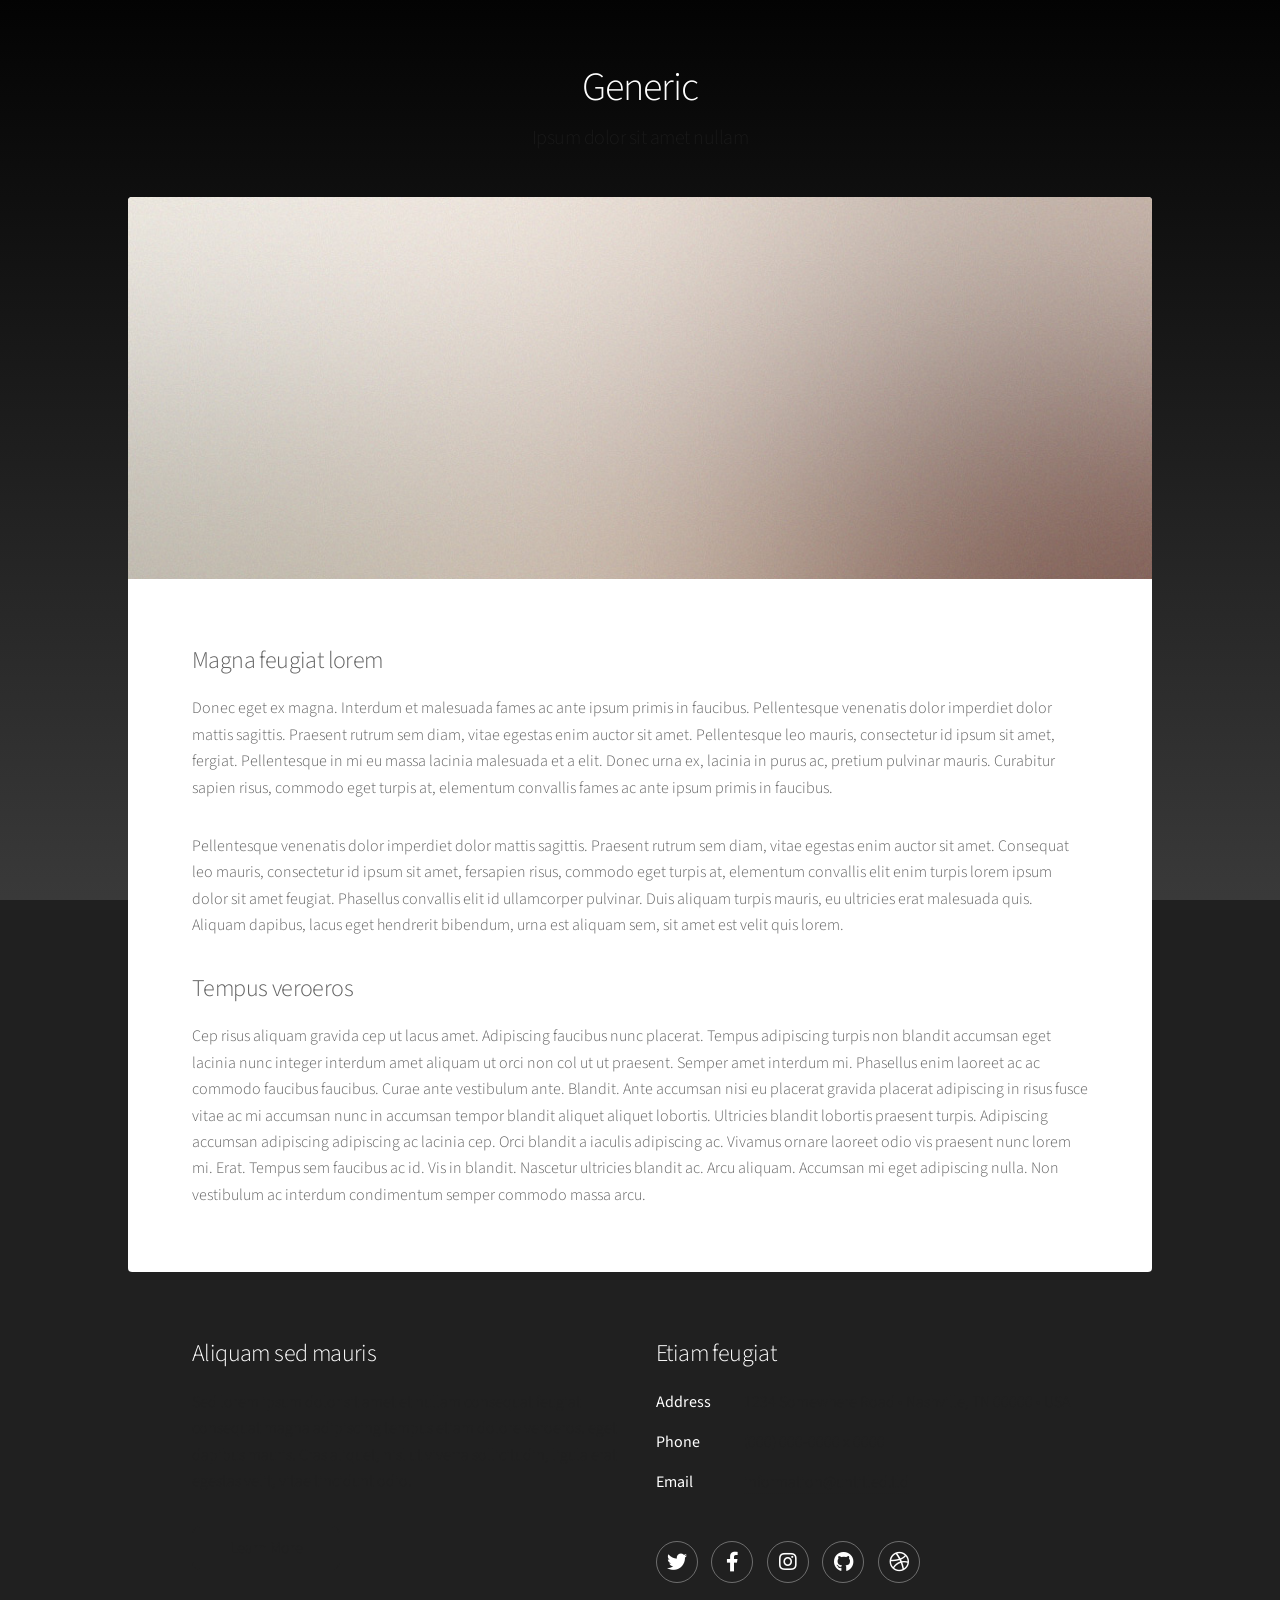
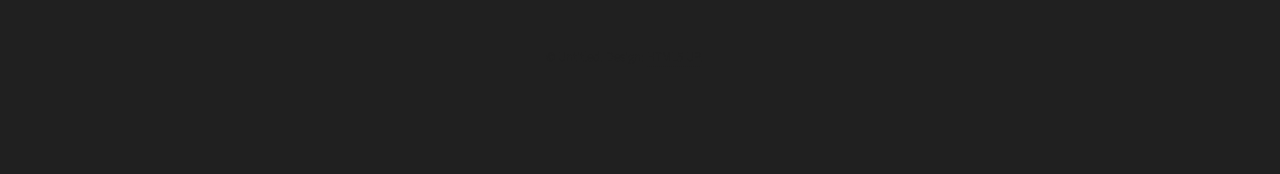
<file: generic.html>
<!DOCTYPE HTML>
<!--
	Stellar by HTML5 UP
	html5up.net | @ajlkn
	Free for personal and commercial use under the CCA 3.0 license (html5up.net/license)
-->
<html>
	<head>
		<title>Generic - Stellar by HTML5 UP</title>
		<meta charset="utf-8" />
		<meta name="viewport" content="width=device-width, initial-scale=1, user-scalable=no" />
		<link rel="stylesheet" href="assets/css/main.css" />
		<noscript><link rel="stylesheet" href="assets/css/noscript.css" /></noscript>
	</head>
	<body class="is-preload">

		<!-- Wrapper -->
			<div id="wrapper">

				<!-- Header -->
					<header id="header">
						<h1>Generic</h1>
						<p>Ipsum dolor sit amet nullam</p>
					</header>

				<!-- Main -->
					<div id="main">

						<!-- Content -->
							<section id="content" class="main">
								<span class="image main"><img src="images/pic04.jpg" alt="" /></span>
								<h2>Magna feugiat lorem</h2>
								<p>Donec eget ex magna. Interdum et malesuada fames ac ante ipsum primis in faucibus. Pellentesque venenatis dolor imperdiet dolor mattis sagittis. Praesent rutrum sem diam, vitae egestas enim auctor sit amet. Pellentesque leo mauris, consectetur id ipsum sit amet, fergiat. Pellentesque in mi eu massa lacinia malesuada et a elit. Donec urna ex, lacinia in purus ac, pretium pulvinar mauris. Curabitur sapien risus, commodo eget turpis at, elementum convallis fames ac ante ipsum primis in faucibus.</p>
								<p>Pellentesque venenatis dolor imperdiet dolor mattis sagittis. Praesent rutrum sem diam, vitae egestas enim auctor sit amet. Consequat leo mauris, consectetur id ipsum sit amet, fersapien risus, commodo eget turpis at, elementum convallis elit enim turpis lorem ipsum dolor sit amet feugiat. Phasellus convallis elit id ullamcorper pulvinar. Duis aliquam turpis mauris, eu ultricies erat malesuada quis. Aliquam dapibus, lacus eget hendrerit bibendum, urna est aliquam sem, sit amet est velit quis lorem.</p>
								<h2>Tempus veroeros</h2>
								<p>Cep risus aliquam gravida cep ut lacus amet. Adipiscing faucibus nunc placerat. Tempus adipiscing turpis non blandit accumsan eget lacinia nunc integer interdum amet aliquam ut orci non col ut ut praesent. Semper amet interdum mi. Phasellus enim laoreet ac ac commodo faucibus faucibus. Curae ante vestibulum ante. Blandit. Ante accumsan nisi eu placerat gravida placerat adipiscing in risus fusce vitae ac mi accumsan nunc in accumsan tempor blandit aliquet aliquet lobortis. Ultricies blandit lobortis praesent turpis. Adipiscing accumsan adipiscing adipiscing ac lacinia cep. Orci blandit a iaculis adipiscing ac. Vivamus ornare laoreet odio vis praesent nunc lorem mi. Erat. Tempus sem faucibus ac id. Vis in blandit. Nascetur ultricies blandit ac. Arcu aliquam. Accumsan mi eget adipiscing nulla. Non vestibulum ac interdum condimentum semper commodo massa arcu.</p>
							</section>

					</div>

				<!-- Footer -->
					<footer id="footer">
						<section>
							<h2>Aliquam sed mauris</h2>
							<p>Sed lorem ipsum dolor sit amet et nullam consequat feugiat consequat magna adipiscing tempus etiam dolore veroeros. eget dapibus mauris. Cras aliquet, nisl ut viverra sollicitudin, ligula erat egestas velit, vitae tincidunt odio.</p>
							<ul class="actions">
								<li><a href="#" class="button">Learn More</a></li>
							</ul>
						</section>
						<section>
							<h2>Etiam feugiat</h2>
							<dl class="alt">
								<dt>Address</dt>
								<dd>1234 Somewhere Road &bull; Nashville, TN 00000 &bull; USA</dd>
								<dt>Phone</dt>
								<dd>(000) 000-0000 x 0000</dd>
								<dt>Email</dt>
								<dd><a href="#">information@untitled.tld</a></dd>
							</dl>
							<ul class="icons">
								<li><a href="#" class="icon brands fa-twitter alt"><span class="label">Twitter</span></a></li>
								<li><a href="#" class="icon brands fa-facebook-f alt"><span class="label">Facebook</span></a></li>
								<li><a href="#" class="icon brands fa-instagram alt"><span class="label">Instagram</span></a></li>
								<li><a href="#" class="icon brands fa-github alt"><span class="label">GitHub</span></a></li>
								<li><a href="#" class="icon brands fa-dribbble alt"><span class="label">Dribbble</span></a></li>
							</ul>
						</section>
						<p class="copyright">&copy; Untitled. Design: <a href="https://html5up.net">HTML5 UP</a>.</p>
					</footer>

			</div>

		<!-- Scripts -->
			<script src="assets/js/jquery.min.js"></script>
			<script src="assets/js/jquery.scrollex.min.js"></script>
			<script src="assets/js/jquery.scrolly.min.js"></script>
			<script src="assets/js/browser.min.js"></script>
			<script src="assets/js/breakpoints.min.js"></script>
			<script src="assets/js/util.js"></script>
			<script src="assets/js/main.js"></script>

	</body>
</html>
</file>
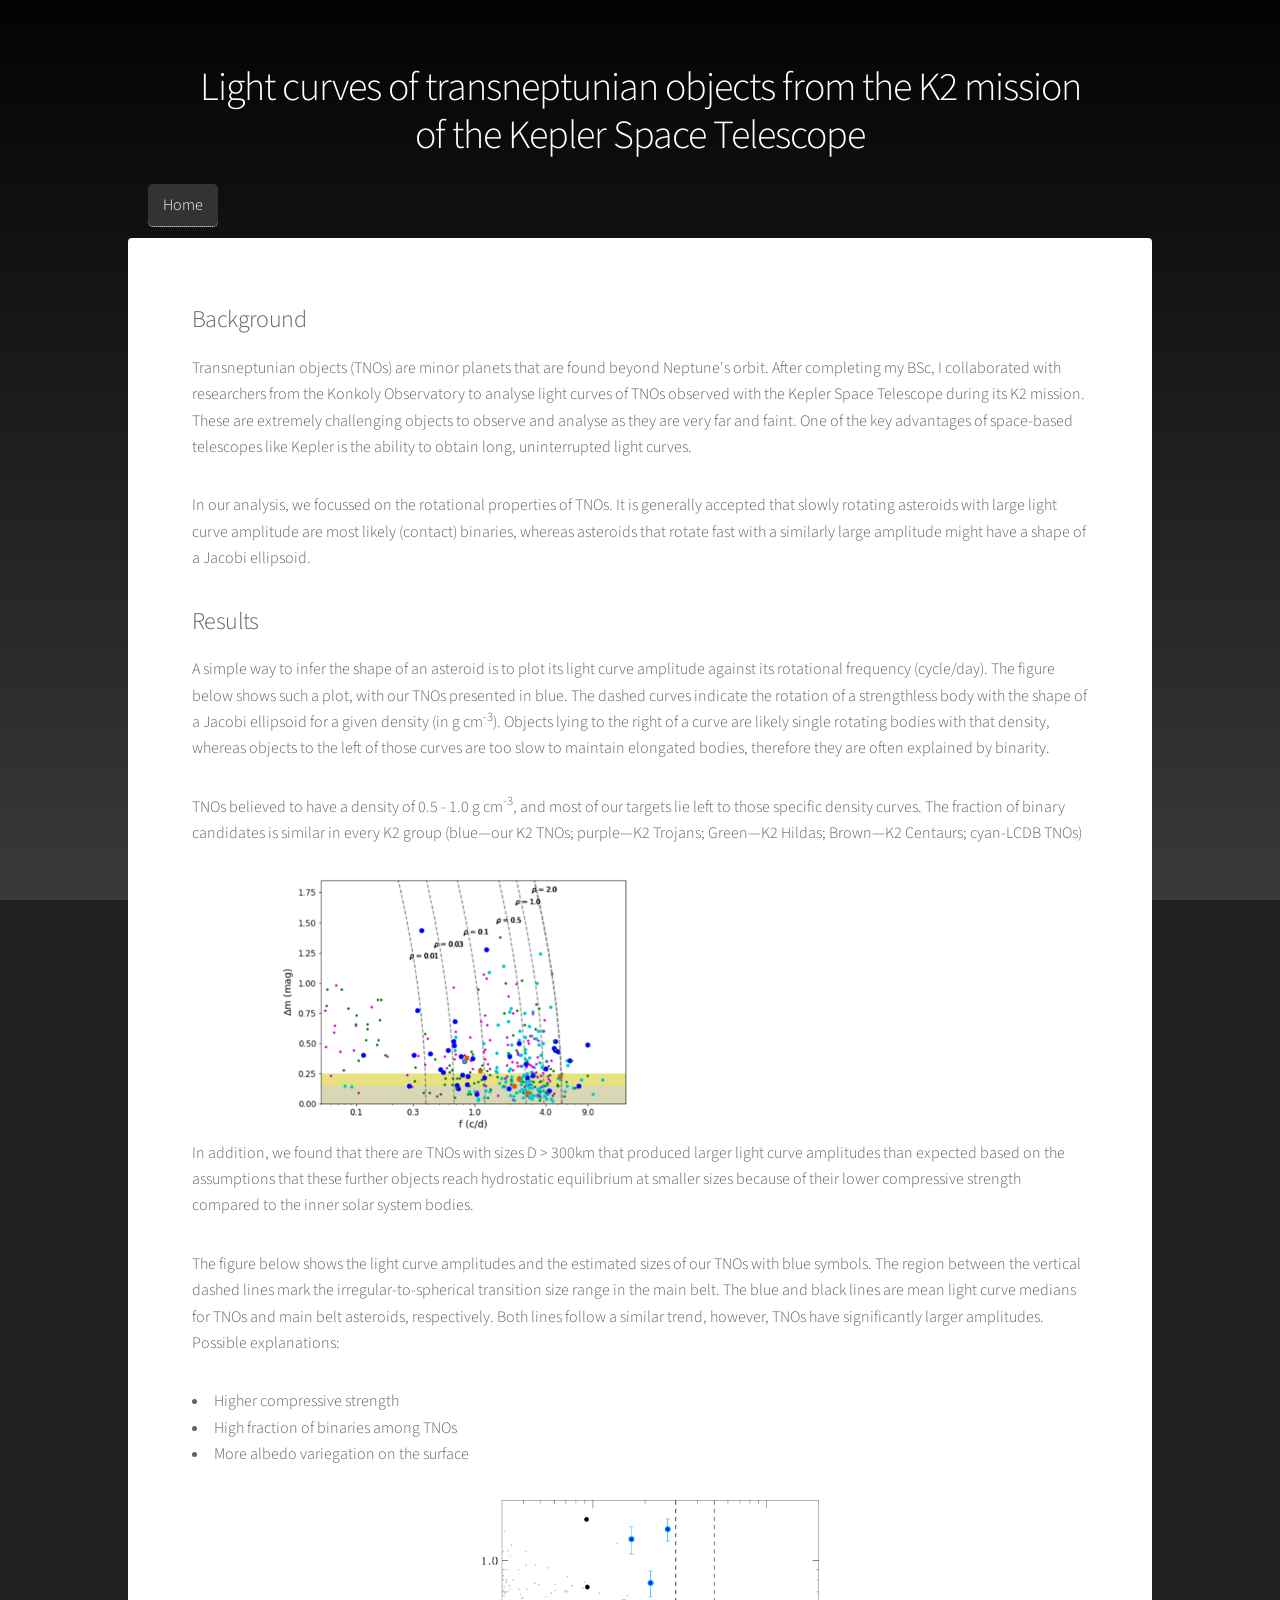
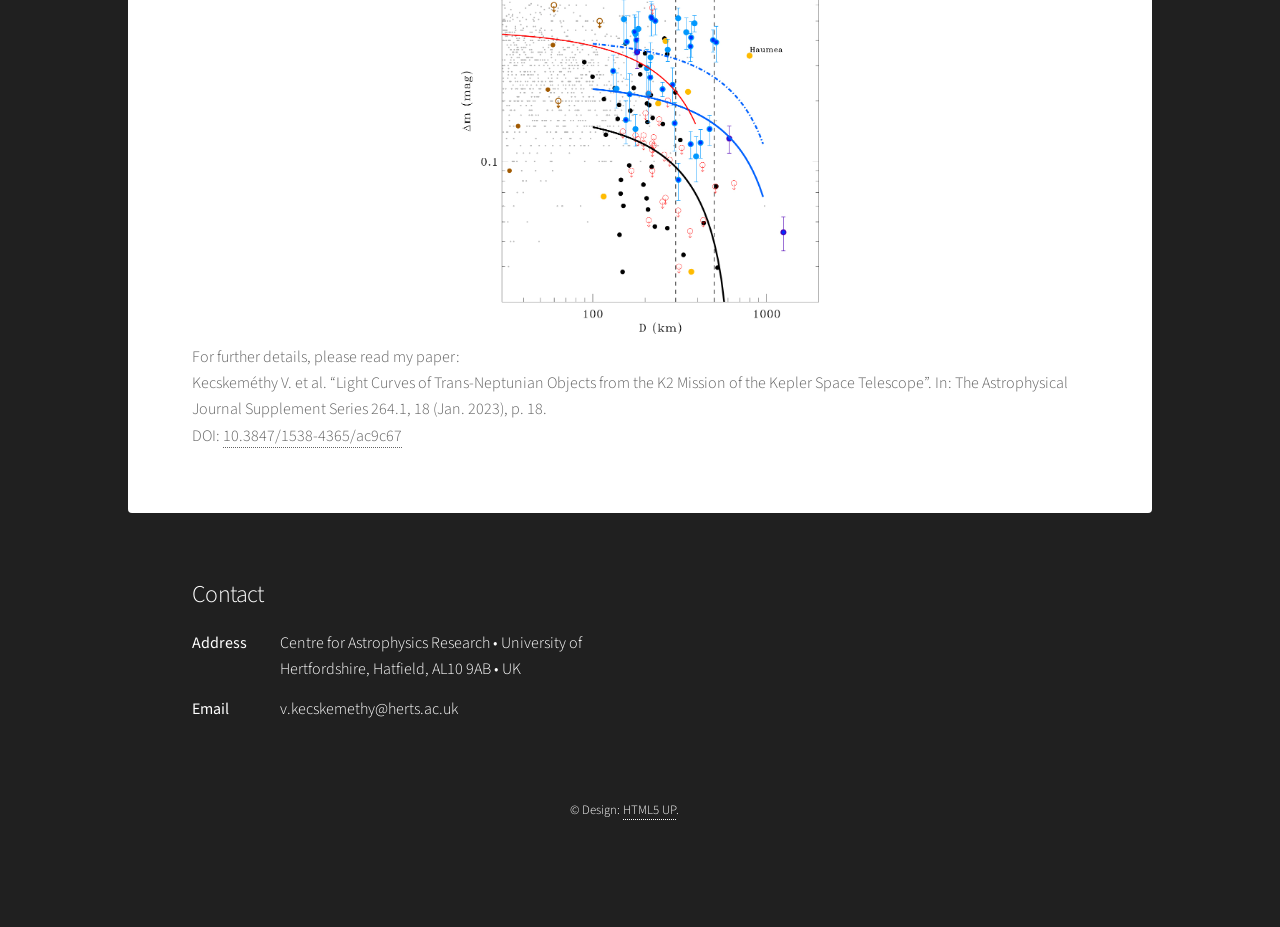
<file: k2-tnos.html>
<!DOCTYPE HTML>
<!--
	Stellar by HTML5 UP
	html5up.net | @ajlkn
	Free for personal and commercial use under the CCA 3.0 license (html5up.net/license)
-->
<html>
	<head>
		<title>Light curves of transneptunian objects from the K2 mission of the Kepler Space Telescope</title>
		<meta charset="utf-8" />
		<meta name="viewport" content="width=device-width, initial-scale=1, user-scalable=no" />
		<link rel="stylesheet" href="assets/css/main.css" />
		<noscript><link rel="stylesheet" href="assets/css/noscript.css" /></noscript>
	</head>
	<body class="is-preload">

		<!-- Wrapper -->
			<div id="wrapper">

				<!-- Header -->
					<header id="header">
						<h1>Light curves of transneptunian objects from the K2 mission of the Kepler Space Telescope</h1>
					</header>
					
				<!-- Home Button -->
					<div style="padding: 20px;">
 						 <a href="index.html" style="text-decoration: none; font-size: 16px; color: white; background-color: #333; padding: 10px 15px; border-radius: 5px;">Home</a>
					</div>

				<!-- Main -->
					<div id="main">

						<!-- Content -->
							<section id="content" class="main">
								
								<h2>Background</h2>
								<p>Transneptunian objects (TNOs) are minor planets that are found beyond Neptune's orbit. After completing my BSc, I collaborated with researchers from the Konkoly Observatory to analyse light curves of TNOs observed with the Kepler Space Telescope during its K2 mission. These are extremely challenging objects to observe and analyse as they are very far and faint. One of the key advantages of space-based telescopes like Kepler is the ability to obtain long, uninterrupted light curves. </p>
		
								<p> In our analysis, we focussed on the rotational properties of TNOs. It is generally accepted that slowly rotating asteroids with large light curve amplitude are most likely (contact) binaries, whereas asteroids that rotate fast with a similarly large amplitude might have a shape of a Jacobi ellipsoid. </p>
				
								
								<h2>Results</h2>
								
								<p>A simple way to infer the shape of an asteroid is to plot its light curve amplitude against its rotational frequency (cycle/day). The figure below shows such a plot, with our TNOs presented in blue. The dashed curves indicate the rotation of a strengthless body with the shape of a Jacobi ellipsoid for a given density (in g cm<sup>-3</sup>). Objects lying to the right of a curve are likely single rotating bodies with that density, whereas objects to the left of those curves are too slow to maintain elongated bodies, therefore they are often explained by binarity.</p>
								
								<p> TNOs believed to have a density of  0.5 - 1.0 g cm<sup>-3</sup>, and most of our targets lie left to those specific density curves.  
								
								 The fraction of binary candidates is similar in every K2 group (blue—our K2 TNOs; purple—K2 Trojans; Green—K2 Hildas; Brown—K2 Centaurs; cyan-LCDB TNOs) </p>
								<img src="images/lc.png" alt="Description of image" style="display: block; margin: 10px auto; max-width: 80%; height: auto;">

								
								<p>In addition, we found that there are TNOs with sizes D > 300km that produced larger light curve amplitudes than expected based on the assumptions that these further objects reach hydrostatic equilibrium at smaller sizes because of their lower compressive strength compared to the inner solar system bodies. </p>
								
								<p>The figure below shows the light curve amplitudes and the estimated sizes of our TNOs with blue symbols.  The region between the vertical dashed lines mark the irregular-to-spherical transition size range in the main belt. The blue and black lines are mean light curve medians for TNOs and main belt asteroids, respectively. Both lines follow a similar trend, however, TNOs have significantly larger amplitudes. Possible explanations: 
								<li>Higher compressive strength</li>
								<li>High fraction of binaries among TNOs</li>
								<li>More albedo variegation on the surface</li> </p>
								
								
								<img src="images/amplitudes.jpg" alt="Description of image" style="display: block; margin: 10px auto; max-width: 40%; height: auto;">

								<p> For further details, please read my paper: <br>
								Kecskeméthy V. et al. “Light Curves of Trans-Neptunian Objects from the K2 Mission of the Kepler Space Telescope”. In: The Astrophysical Journal Supplement Series 264.1, 18 (Jan. 2023), p. 18. <br> 
								DOI: <a href="https://ui.adsabs.harvard.edu/link_gateway/2023ApJS..264...18K/doi:10.3847/1538-4365/ac9c67" target="_blank" rel="noopener noreferrer">10.3847/1538-4365/ac9c67</a> </p>
								
								

							</section>

					</div>

				<!-- Footer -->
				<footer id="footer">
						<section>
							<h2>Contact</h2>
							<dl class="alt">
								<dt>Address</dt>
								<dd><span style="color: white;">Centre for Astrophysics Research &bull;  University of Hertfordshire, Hatfield, AL10 9AB &bull; UK</dd>
								<dt>Email</dt>
								<dd><span style="color: white;">v.kecskemethy@herts.ac.uk</a></dd>
							</dl>
							<!---
							<ul class="icons">
								<li><a href="#" class="icon brands fa-twitter alt"><span class="label">Twitter</span></a></li>
								<li><a href="#" class="icon brands fa-facebook-f alt"><span class="label">Facebook</span></a></li>
								<li><a href="#" class="icon brands fa-instagram alt"><span class="label">Instagram</span></a></li>
								<li><a href="#" class="icon brands fa-github alt"><span class="label">GitHub</span></a></li>
								<li><a href="#" class="icon brands fa-dribbble alt"><span class="label">Dribbble</span></a></li>
							</ul> -->
						</section>
						<p  class="copyright" style="color: white;">&copy; Design: <a href="https://html5up.net">HTML5 UP</a>.</p>
					</footer>

			</div>

		<!-- Scripts -->
			<script src="assets/js/jquery.min.js"></script>
			<script src="assets/js/jquery.scrollex.min.js"></script>
			<script src="assets/js/jquery.scrolly.min.js"></script>
			<script src="assets/js/browser.min.js"></script>
			<script src="assets/js/breakpoints.min.js"></script>
			<script src="assets/js/util.js"></script>
			<script src="assets/js/main.js"></script>

	</body>
</html>
</file>
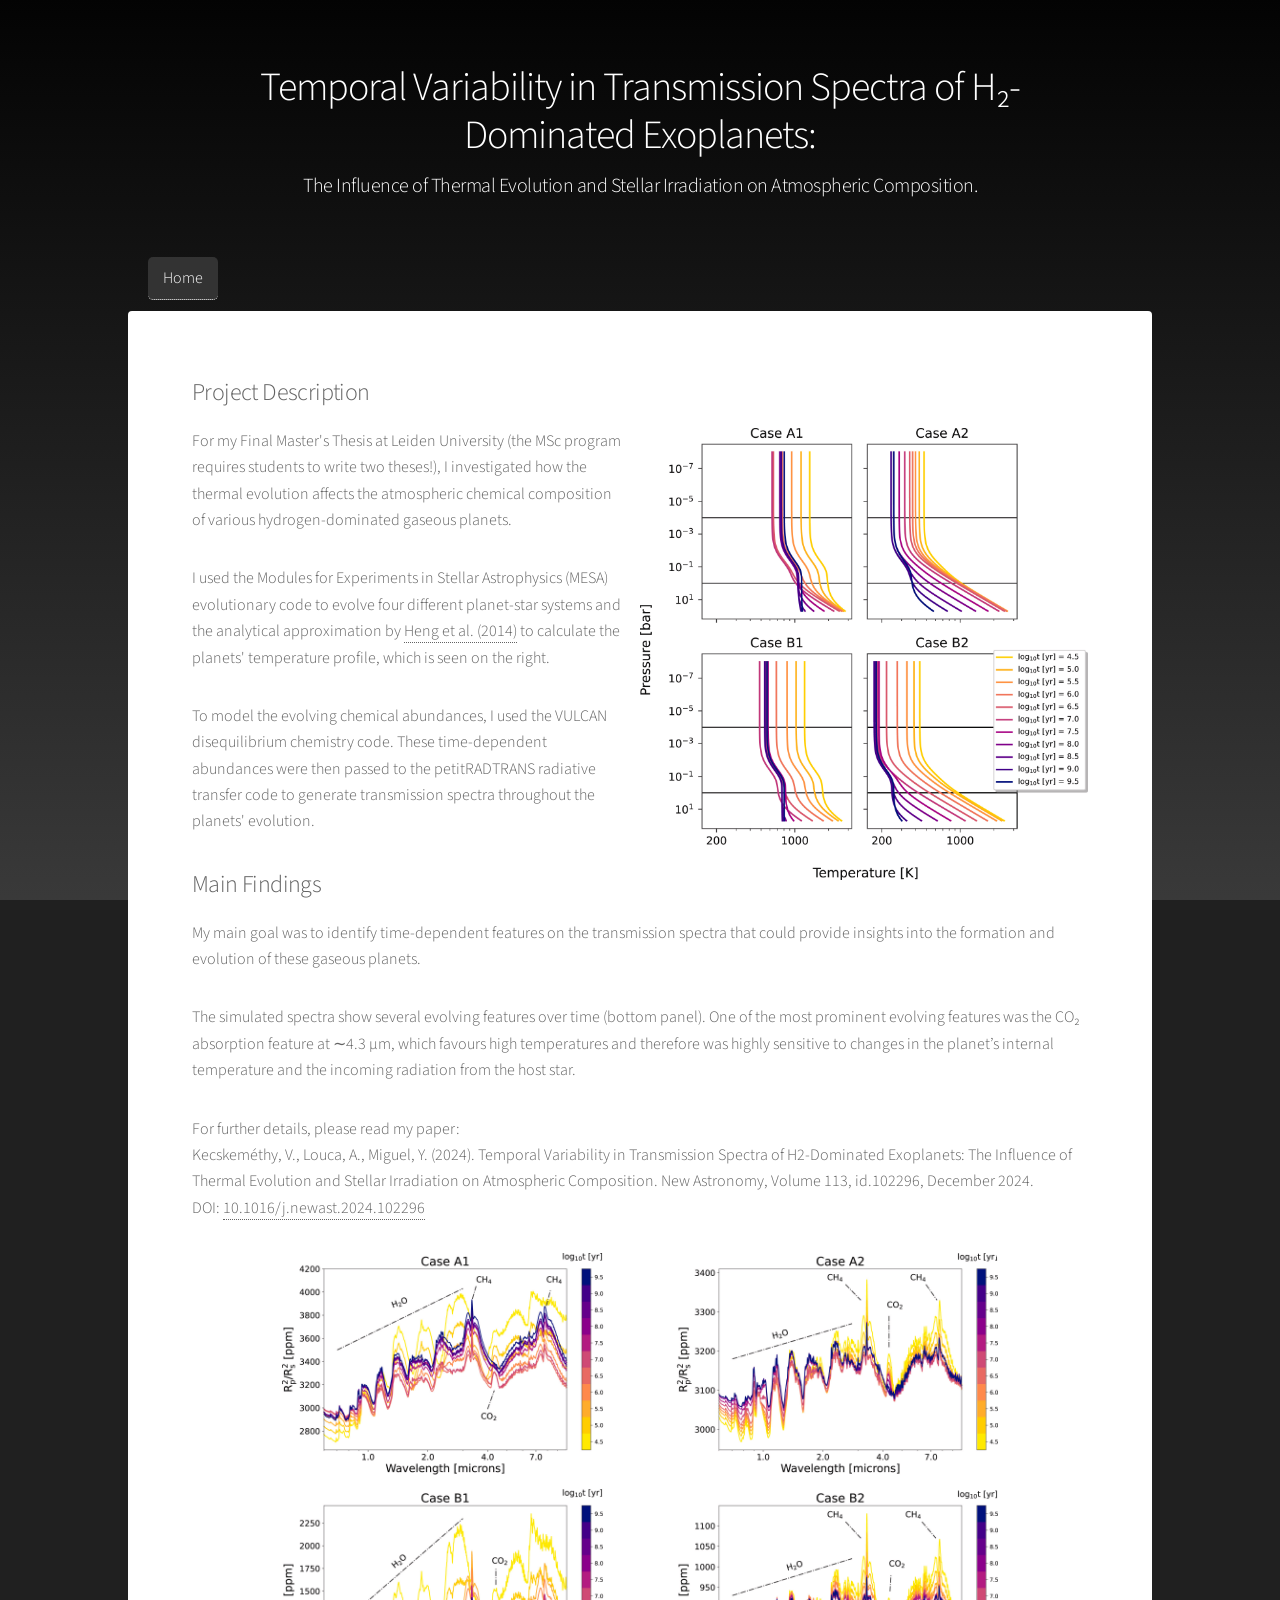
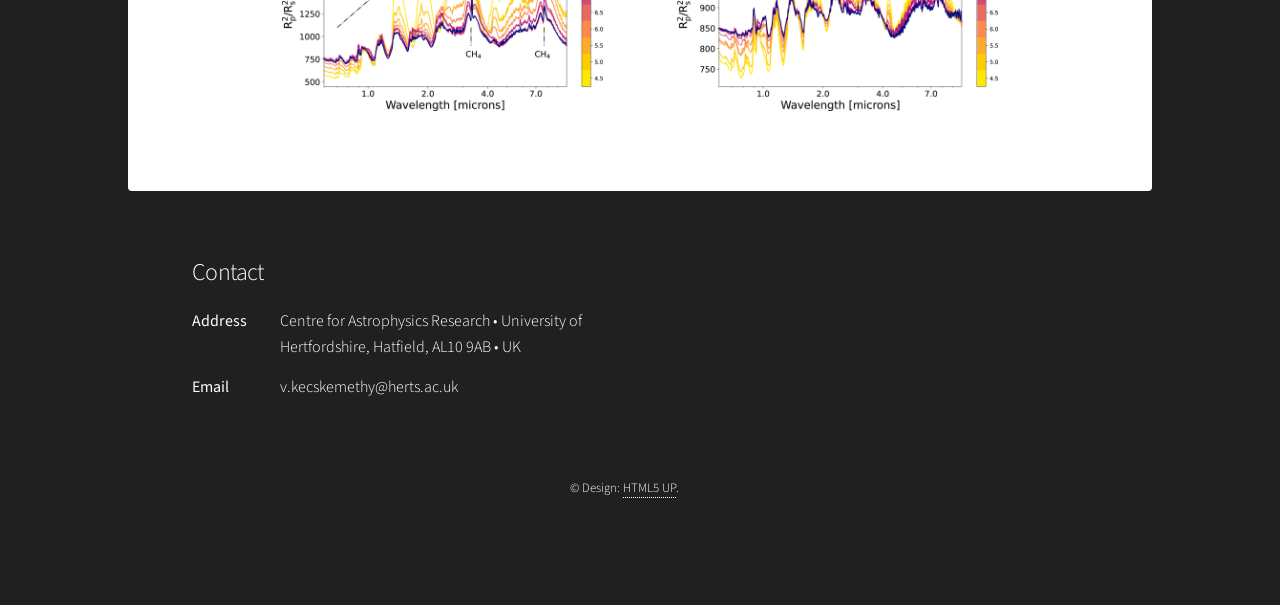
<file: thermal-evolution.html>
<!DOCTYPE HTML>
<!--
	Stellar by HTML5 UP
	html5up.net | @ajlkn
	Free for personal and commercial use under the CCA 3.0 license (html5up.net/license)
-->
<html>
	<head>
		<title>Temporal Variability in Transmission Spectra of H₂-Dominated Exoplanets:</title>
		<meta charset="utf-8" />
		<meta name="viewport" content="width=device-width, initial-scale=1, user-scalable=no" />
		<link rel="stylesheet" href="assets/css/main.css" />
		<noscript><link rel="stylesheet" href="assets/css/noscript.css" /></noscript>
	</head>
	<body class="is-preload">

		<!-- Wrapper -->
			<div id="wrapper">

				<!-- Header -->
					<header id="header">
						<h1>Temporal Variability in Transmission Spectra of H₂-Dominated Exoplanets:</h1>
						<p><span style="color: white;">The Influence of Thermal Evolution and Stellar Irradiation on Atmospheric Composition.</p>
					</header>
					
				<!-- Home Button -->
					<div style="padding: 20px;">
 						 <a href="index.html" style="text-decoration: none; font-size: 16px; color: white; background-color: #333; padding: 10px 15px; border-radius: 5px;">Home</a>
					</div>

				<!-- Main -->
					<div id="main">

						<!-- Content -->
							<section id="content" class="main">
								
								<h2>Project Description</h2>
								
								<img src="images/tp-evo.jpg" alt="Description" style="float: right; width: 50%; margin: 0 0 1em 1em;" />

								<p> For my Final Master's Thesis at Leiden University (the MSc program requires students to write two theses!), I investigated how the thermal evolution affects the atmospheric chemical composition of various hydrogen-dominated gaseous planets. </p>
								<p> I used the Modules for Experiments in Stellar Astrophysics (MESA) evolutionary code to evolve four different planet-star systems and the analytical approximation by <a href="https://ui.adsabs.harvard.edu/abs/2014ApJS..215....4H/abstract" target="_blank">Heng et al. (2014)</a> to calculate the planets' temperature profile, which is seen on the right. </p>		
								<p> To model the evolving chemical abundances, I used the VULCAN disequilibrium chemistry code. These time-dependent abundances were then passed to the petitRADTRANS radiative transfer code to generate transmission spectra throughout the planets' evolution.</p>
								
								
								<h2>Main Findings</h2>
								
								<p>My main goal was to identify time-dependent features on the transmission spectra that could provide insights into the formation and evolution of these gaseous planets. </p>
								
								<p>The simulated spectra show several evolving features over time (bottom panel). One of the most prominent evolving features was the CO₂ absorption feature at ∼4.3 μm, which favours high temperatures and therefore was highly sensitive to changes in the planet’s internal temperature and the incoming radiation from the host star. </p>
								
								<p> For further details, please read my paper: <br>
								Kecskeméthy, V., Louca, A., Miguel, Y. (2024). Temporal Variability in Transmission Spectra of H2-Dominated Exoplanets: The 							Influence of Thermal Evolution and Stellar Irradiation on Atmospheric Composition. New Astronomy, Volume 113, id.102296, December 2024. <br> 
								DOI: <a href="https://doi.org/10.1016/j.newast.2024.102296" target="_blank" rel="noopener noreferrer">10.1016/j.newast.2024.102296</a> </p>
								
								
								<span class="image main">
									<img src="images/MRP-spectra.jpg" alt="" style="display: block; margin: 0 auto; max-width: 80%; height: auto;" />
								</span>
							</section>

					</div>

				<!-- Footer -->
				<footer id="footer">
						<section>
							<h2>Contact</h2>
							<dl class="alt">
								<dt>Address</dt>
								<dd><span style="color: white;">Centre for Astrophysics Research &bull;  University of Hertfordshire, Hatfield, AL10 9AB &bull; UK</dd>
								<dt>Email</dt>
								<dd><span style="color: white;">v.kecskemethy@herts.ac.uk</a></dd>
							</dl>
							<!---
							<ul class="icons">
								<li><a href="#" class="icon brands fa-twitter alt"><span class="label">Twitter</span></a></li>
								<li><a href="#" class="icon brands fa-facebook-f alt"><span class="label">Facebook</span></a></li>
								<li><a href="#" class="icon brands fa-instagram alt"><span class="label">Instagram</span></a></li>
								<li><a href="#" class="icon brands fa-github alt"><span class="label">GitHub</span></a></li>
								<li><a href="#" class="icon brands fa-dribbble alt"><span class="label">Dribbble</span></a></li>
							</ul> -->
						</section>
						<p  class="copyright" style="color: white;">&copy; Design: <a href="https://html5up.net">HTML5 UP</a>.</p>
					</footer>

			</div>

		<!-- Scripts -->
			<script src="assets/js/jquery.min.js"></script>
			<script src="assets/js/jquery.scrollex.min.js"></script>
			<script src="assets/js/jquery.scrolly.min.js"></script>
			<script src="assets/js/browser.min.js"></script>
			<script src="assets/js/breakpoints.min.js"></script>
			<script src="assets/js/util.js"></script>
			<script src="assets/js/main.js"></script>

	</body>
</html>
</file>
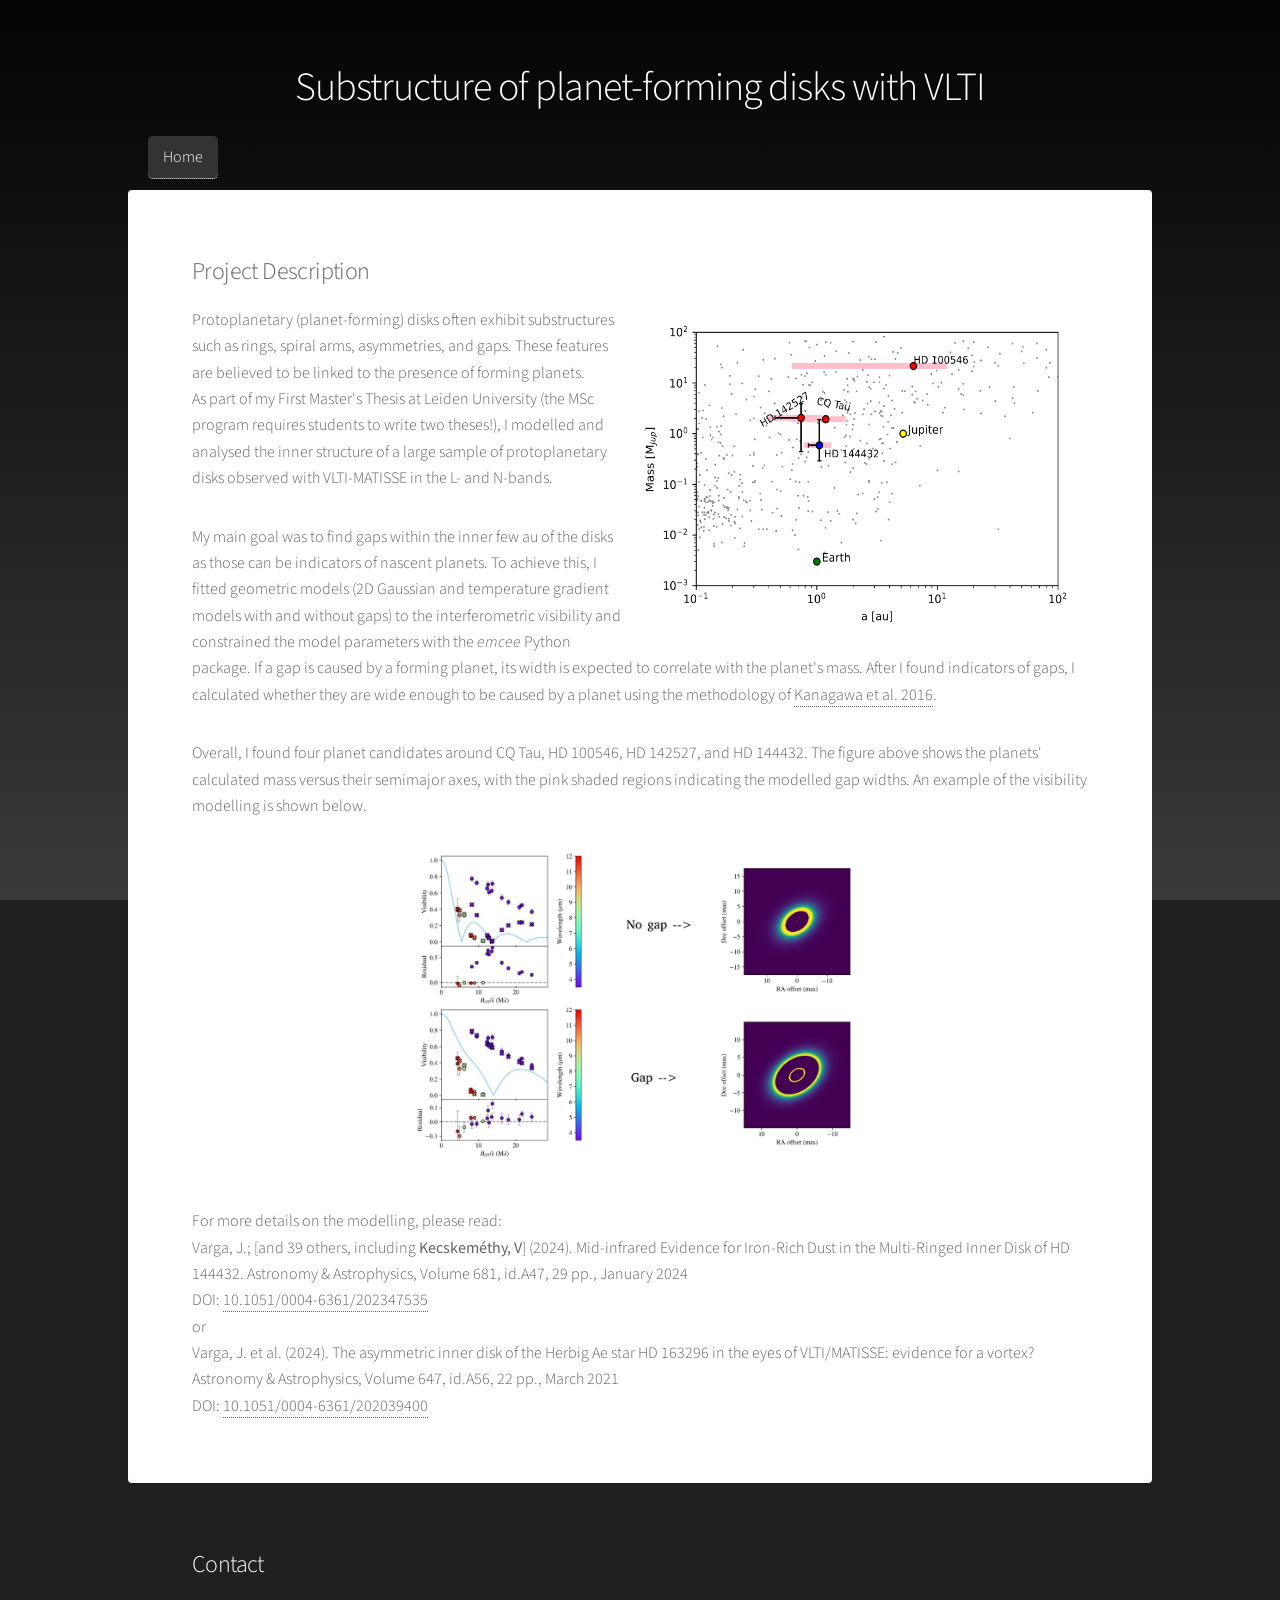
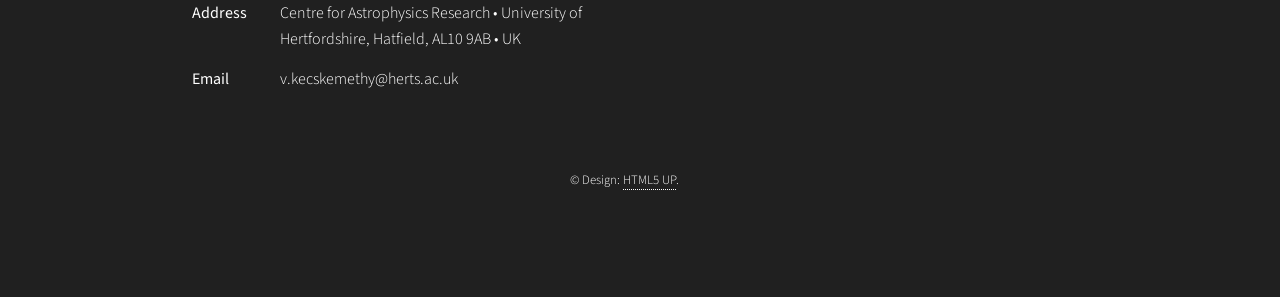
<file: vlti-disks.html>
<!DOCTYPE HTML>
<!--
	Stellar by HTML5 UP
	html5up.net | @ajlkn
	Free for personal and commercial use under the CCA 3.0 license (html5up.net/license)
-->
<html>
	<head>
		<title>Substructure of planet-forming disks with VLTI</title>
		<meta charset="utf-8" />
		<meta name="viewport" content="width=device-width, initial-scale=1, user-scalable=no" />
		<link rel="stylesheet" href="assets/css/main.css" />
		<noscript><link rel="stylesheet" href="assets/css/noscript.css" /></noscript>
	</head>
	<body class="is-preload">

		<!-- Wrapper -->
			<div id="wrapper">

				<!-- Header -->
					<header id="header">
						<h1>Substructure of planet-forming disks with VLTI</h1>
					</header>
					
				<!-- Home Button -->
					<div style="padding: 20px;">
 						 <a href="index.html" style="text-decoration: none; font-size: 16px; color: white; background-color: #333; padding: 10px 15px; border-radius: 5px;">Home</a>
					</div>

				<!-- Main -->
					<div id="main">

						<!-- Content -->
							<section id="content" class="main">
								
								<h2>Project Description</h2>
								
								<img src="images/mass_vs_au.png" alt="Description" style="float: right; width: 50%; margin: 0 0 1em 1em;" />
								<p> Protoplanetary (planet-forming) disks often exhibit substructures such as rings, spiral arms, asymmetries, and gaps. These features are believed to be linked to the presence of forming planets.
								<br> As part of my First Master's Thesis at Leiden University (the MSc program requires students to write two theses!), I modelled and analysed the inner structure of a large sample of protoplanetary disks observed with VLTI-MATISSE in the L- and N-bands.  </br>
								</p>
								
								<p>
								My main goal was to find gaps within the inner few au of the disks as those can be indicators of nascent planets. To achieve this, I fitted geometric models (2D Gaussian and temperature gradient models with and without gaps) to the interferometric visibility and constrained the model parameters with the <i>emcee</i> Python package.
								If a gap is caused by a forming planet, its width is expected to correlate with the planet's mass. After I found indicators of gaps, I calculated whether they are wide enough to be caused by a planet using the methodology of <a href="https://academic.oup.com/pasj/article/68/3/43/2223288" target="_blank">Kanagawa et al. 2016</a>.
								</p>
								
								<p>
								Overall, I found four planet candidates around CQ Tau, HD 100546, HD 142527, and HD 144432. The figure above shows the planets' calculated mass versus their semimajor axes, with the pink shaded regions indicating the modelled gap widths. An example of the visibility modelling is shown below.
								</p>
								
								
								<span class="image main">
									<img src="images/gapnogap2.png" alt="" style="display: block; margin: 0 auto; max-width: 50%; height: auto;" />
								</span>
								
								<p>
								For more details on the modelling, please read: <br> 
					
								
								
								Varga, J.; [and 39 others, including <strong>Kecskeméthy, V</strong>] (2024). Mid-infrared Evidence for Iron-Rich Dust in the Multi-Ringed
								Inner Disk of HD 144432. Astronomy & Astrophysics, Volume 681, id.A47, 29 pp., January 2024 <br> 
								DOI: <a href="https://ui.adsabs.harvard.edu/link_gateway/2024A&A...681A..47V/doi:10.1051/0004-6361/202347535" target="_blank" rel="noopener noreferrer">10.1051/0004-6361/202347535</a> 
								<br>
								or
								<br>
								Varga, J. et al. (2024). The asymmetric inner disk of the Herbig Ae star HD 163296 in the eyes of VLTI/MATISSE: evidence for a vortex? Astronomy & Astrophysics, Volume 647, id.A56, 22 pp., March 2021 <br> 
								DOI: <a href="https://ui.adsabs.harvard.edu/link_gateway/2021A&A...647A..56V/doi:10.1051/0004-6361/202039400" target="_blank" rel="noopener noreferrer"> 10.1051/0004-6361/202039400</a>
								
								</p>
								

							</section>

					</div>

				<!-- Footer -->
				<footer id="footer">
						<section>
							<h2>Contact</h2>
							<dl class="alt">
								<dt>Address</dt>
								<dd><span style="color: white;">Centre for Astrophysics Research &bull;  University of Hertfordshire, Hatfield, AL10 9AB &bull; UK</dd>
								<dt>Email</dt>
								<dd><span style="color: white;">v.kecskemethy@herts.ac.uk</a></dd>
							</dl>
							<!---
							<ul class="icons">
								<li><a href="#" class="icon brands fa-twitter alt"><span class="label">Twitter</span></a></li>
								<li><a href="#" class="icon brands fa-facebook-f alt"><span class="label">Facebook</span></a></li>
								<li><a href="#" class="icon brands fa-instagram alt"><span class="label">Instagram</span></a></li>
								<li><a href="#" class="icon brands fa-github alt"><span class="label">GitHub</span></a></li>
								<li><a href="#" class="icon brands fa-dribbble alt"><span class="label">Dribbble</span></a></li>
							</ul> -->
						</section>
						<p  class="copyright" style="color: white;">&copy; Design: <a href="https://html5up.net">HTML5 UP</a>.</p>
					</footer>

			</div>

		<!-- Scripts -->
			<script src="assets/js/jquery.min.js"></script>
			<script src="assets/js/jquery.scrollex.min.js"></script>
			<script src="assets/js/jquery.scrolly.min.js"></script>
			<script src="assets/js/browser.min.js"></script>
			<script src="assets/js/breakpoints.min.js"></script>
			<script src="assets/js/util.js"></script>
			<script src="assets/js/main.js"></script>

	</body>
</html>
</file>
<file: assets/css/site.css>
:root {
  --ink: #081116;
  --ink-soft: #0f1c22;
  --panel: rgba(17, 30, 36, 0.78);
  --paper: #f2efe7;
  --paper-soft: #c9c9c1;
  --line: rgba(242, 239, 231, 0.14);
  --line-strong: rgba(242, 239, 231, 0.28);
  --orange: #ff7657;
  --orange-dark: #c9482d;
  --mint: #86e7cf;
  --blue: #76a7ff;
  --max: 1180px;
  --radius: 28px;
  --shadow: 0 32px 90px rgba(0, 0, 0, 0.34);
  color-scheme: dark;
}

* { box-sizing: border-box; }

html {
  scroll-behavior: smooth;
  scrollbar-color: var(--orange) var(--ink);
}

body {
  margin: 0;
  min-width: 320px;
  background:
    radial-gradient(circle at 82% 8%, rgba(118, 167, 255, 0.15), transparent 29rem),
    radial-gradient(circle at 10% 42%, rgba(134, 231, 207, 0.08), transparent 32rem),
    var(--ink);
  color: var(--paper);
  font-family: Inter, ui-sans-serif, system-ui, -apple-system, BlinkMacSystemFont, "Segoe UI", sans-serif;
  font-size: 16px;
  line-height: 1.65;
  -webkit-font-smoothing: antialiased;
}

body::before {
  position: fixed;
  inset: 0;
  z-index: -2;
  content: "";
  pointer-events: none;
  opacity: 0.25;
  background-image:
    linear-gradient(rgba(255, 255, 255, 0.025) 1px, transparent 1px),
    linear-gradient(90deg, rgba(255, 255, 255, 0.025) 1px, transparent 1px);
  background-size: 64px 64px;
  mask-image: linear-gradient(to bottom, black, transparent 75%);
}

body::after {
  position: fixed;
  inset: 0;
  z-index: -1;
  content: "";
  pointer-events: none;
  background-image:
    radial-gradient(circle at 12% 17%, rgba(255,255,255,.9) 0 1px, transparent 1.4px),
    radial-gradient(circle at 84% 31%, rgba(255,255,255,.75) 0 1px, transparent 1.5px),
    radial-gradient(circle at 63% 71%, rgba(255,255,255,.55) 0 1px, transparent 1.5px),
    radial-gradient(circle at 29% 83%, rgba(255,255,255,.65) 0 1px, transparent 1.5px);
  background-size: 310px 270px, 370px 330px, 420px 390px, 520px 450px;
  opacity: 0.45;
}

::selection { color: var(--ink); background: var(--mint); }
img { display: block; max-width: 100%; }
a { color: inherit; text-decoration-color: rgba(134, 231, 207, 0.55); text-decoration-thickness: 1px; text-underline-offset: 0.22em; }
a:hover { color: var(--mint); }
button, a { -webkit-tap-highlight-color: transparent; }
:focus-visible { outline: 3px solid var(--mint); outline-offset: 4px; }

.skip-link {
  position: fixed; top: 12px; left: 12px; z-index: 100;
  padding: 0.7rem 1rem; transform: translateY(-160%);
  border-radius: 999px; background: var(--paper); color: var(--ink);
  font-weight: 800; transition: transform 180ms ease;
}
.skip-link:focus { transform: translateY(0); }
.shell { width: min(calc(100% - 40px), var(--max)); margin-inline: auto; }

.topbar {
  position: sticky; top: 18px; z-index: 50;
  display: flex; align-items: center; justify-content: space-between;
  width: min(calc(100% - 32px), 1240px); min-height: 62px;
  margin: 18px auto 0; padding: 0.55rem 0.7rem 0.55rem 1rem;
  border: 1px solid var(--line); border-radius: 999px;
  background: rgba(8, 17, 22, 0.76); box-shadow: 0 12px 46px rgba(0,0,0,.18);
  backdrop-filter: blur(18px);
}

.brand { display: inline-flex; align-items: center; gap: 0.75rem; text-decoration: none; font-weight: 800; letter-spacing: -0.02em; }
.brand-mark { display: grid; width: 36px; height: 36px; place-items: center; border-radius: 50%; color: var(--ink); background: var(--orange); font-size: 0.78rem; letter-spacing: 0.04em; }
.nav-links { display: flex; align-items: center; gap: 0.15rem; margin: 0; padding: 0; list-style: none; }
.nav-links a { display: block; padding: 0.65rem 0.9rem; border-radius: 999px; color: var(--paper-soft); text-decoration: none; font-size: 0.88rem; font-weight: 700; transition: color 160ms ease, background 160ms ease; }
.nav-links a:hover, .nav-links a[aria-current="page"], .nav-links a.is-active { color: var(--paper); background: rgba(255,255,255,.08); }
.nav-cta { color: var(--ink) !important; background: var(--paper) !important; }

.hero {
  display: grid; grid-template-columns: minmax(0, 1.2fr) minmax(320px, 0.8fr);
  gap: clamp(3rem, 7vw, 7rem); align-items: center;
  min-height: calc(100svh - 100px); padding-block: clamp(5rem, 10vw, 9rem);
}

.eyebrow { display: flex; align-items: center; gap: 0.7rem; margin: 0 0 1.25rem; color: var(--mint); font-size: 0.78rem; font-weight: 800; letter-spacing: 0.16em; line-height: 1.4; text-transform: uppercase; }
.eyebrow::before { width: 2.5rem; height: 1px; content: ""; background: currentColor; }
h1, h2, h3 { margin-top: 0; font-weight: 650; letter-spacing: -0.045em; line-height: 1.03; }
h1 { max-width: 850px; margin-bottom: 1.6rem; font-family: Georgia, "Times New Roman", serif; font-size: clamp(4rem, 8.2vw, 8.2rem); font-weight: 500; }
h1 em { color: var(--orange); font-weight: inherit; }
h2 { margin-bottom: 1.2rem; font-family: Georgia, "Times New Roman", serif; font-size: clamp(2.7rem, 5vw, 5.2rem); font-weight: 500; }
h3 { font-size: clamp(1.5rem, 2.4vw, 2.4rem); }
p { margin-top: 0; }
.hero-tagline { margin: -0.5rem 0 1.5rem; color: var(--mint); font-family: Georgia, "Times New Roman", serif; font-size: clamp(1.35rem, 2.5vw, 2.25rem); font-style: italic; }
.hero-copy .lede { max-width: 680px; margin-bottom: 2rem; color: var(--paper-soft); font-size: clamp(1.05rem, 1.6vw, 1.3rem); }
.hero-copy .lede strong { color: var(--paper); font-weight: 700; }
.hero-bio { max-width: 760px; margin-bottom: 2rem; color: var(--paper-soft); font-size: clamp(1rem, 1.3vw, 1.13rem); }
.hero-bio p { margin-bottom: 1rem; }
.hero-bio p:first-child { color: var(--paper); }
.button-row { display: flex; flex-wrap: wrap; gap: 0.8rem; }

.button { display: inline-flex; align-items: center; justify-content: center; min-height: 50px; padding: 0.8rem 1.2rem; border: 1px solid var(--line-strong); border-radius: 999px; text-decoration: none; font-size: 0.9rem; font-weight: 800; transition: transform 180ms ease, border-color 180ms ease, background 180ms ease, color 180ms ease; }
.button:hover { transform: translateY(-2px); border-color: var(--mint); }
.button.primary { border-color: var(--orange); color: var(--ink); background: var(--orange); }
.button.primary:hover { border-color: var(--mint); color: var(--ink); background: var(--mint); }

.hero-visual { position: relative; width: 100%; max-width: 470px; justify-self: end; }
.orbit { position: absolute; inset: -12% -18%; z-index: -1; border: 1px solid rgba(134, 231, 207, 0.28); border-radius: 50%; transform: rotate(-16deg); }
.orbit::before { position: absolute; top: 17%; right: 2%; width: 11px; height: 11px; content: ""; border-radius: 50%; background: var(--orange); box-shadow: 0 0 0 8px rgba(255, 118, 87, 0.12), 0 0 42px var(--orange); }
.portrait-frame { position: relative; overflow: hidden; aspect-ratio: 2 / 3; border: 1px solid var(--line-strong); border-radius: 28px; background: var(--ink-soft); box-shadow: var(--shadow); }
.portrait-frame img { width: 100%; height: 100%; object-fit: cover; object-position: 50% 43%; filter: saturate(0.86) contrast(1.04); }

.signal-strip { overflow: hidden; border-block: 1px solid var(--line); background: rgba(255,255,255,.025); }
.signal-track { display: flex; width: max-content; padding: 0.95rem 0; color: var(--paper-soft); font-family: ui-monospace, SFMono-Regular, Menlo, Consolas, monospace; font-size: 0.74rem; letter-spacing: 0.12em; text-transform: uppercase; animation: drift 34s linear infinite; }
.signal-track span { display: flex; align-items: center; gap: 1.1rem; padding-right: 1.1rem; }
.signal-track span::after { content: "✦"; color: var(--orange); }
@keyframes drift { to { transform: translateX(-50%); } }

.section { padding-block: clamp(6rem, 11vw, 10rem); }
.section-heading { display: grid; grid-template-columns: minmax(0, 1fr) minmax(250px, 0.55fr); gap: 3rem; align-items: end; margin-bottom: clamp(2.5rem, 5vw, 5rem); }
.section-heading h2, .section-heading p { margin-bottom: 0; }
.section-heading > p { color: var(--paper-soft); }
.research-grid { display: grid; gap: 1.2rem; }
.research-card { display: grid; grid-template-columns: minmax(280px, 0.9fr) minmax(0, 1.1fr); min-height: 470px; overflow: hidden; border: 1px solid var(--line); border-radius: var(--radius); background: var(--panel); box-shadow: 0 25px 70px rgba(0,0,0,.16); }
.research-card:nth-child(even) .research-media { order: 2; }
.research-media { display: grid; min-height: 390px; padding: clamp(1rem, 3vw, 2.1rem); place-items: center; background: linear-gradient(135deg, rgba(118, 167, 255, .15), transparent 50%), #e9e9e5; }
.research-card:nth-child(even) .research-media { background: linear-gradient(135deg, rgba(255, 118, 87, .16), transparent 52%), #e9e9e5; }
.research-media img { width: 100%; max-height: 410px; object-fit: contain; mix-blend-mode: multiply; }
.research-copy { display: flex; flex-direction: column; justify-content: space-between; padding: clamp(2rem, 5vw, 4.5rem); }
.card-index, .project-kicker { color: var(--mint); font-family: ui-monospace, SFMono-Regular, Menlo, Consolas, monospace; font-size: 0.75rem; font-weight: 700; letter-spacing: 0.1em; text-transform: uppercase; }
.research-copy p { max-width: 580px; color: var(--paper-soft); }
.research-meta { display: flex; flex-wrap: wrap; gap: 0.55rem; margin: 1.6rem 0 2rem; padding: 0; list-style: none; }
.research-meta li, .tag { padding: 0.38rem 0.68rem; border: 1px solid var(--line); border-radius: 999px; color: var(--paper-soft); font-size: 0.72rem; font-weight: 750; letter-spacing: 0.04em; }
.text-link { display: inline-flex; align-items: center; gap: 0.6rem; width: fit-content; color: var(--paper); text-decoration: none; font-size: 0.88rem; font-weight: 850; }
.text-link span { transition: transform 180ms ease; }
.text-link:hover span { transform: translateX(4px); }

.archive-grid { display: grid; grid-template-columns: repeat(2, 1fr); gap: 1rem; align-items: stretch; }
.archive-card:last-child { grid-column: 1 / -1; width: calc((100% - 1rem) / 2); justify-self: center; }
.archive-card { position: relative; display: flex; flex-direction: column; overflow: hidden; border: 1px solid var(--line); border-top: 3px solid var(--orange); border-radius: 24px; color: var(--paper); background: var(--ink-soft); box-shadow: 0 20px 60px rgba(0,0,0,.16); }
.archive-card:nth-child(2) { border-top-color: var(--mint); }
.archive-card:nth-child(3) { border-top-color: var(--blue); }
.archive-card img { width: 100%; height: 360px; padding: clamp(.7rem, 1.5vw, 1.25rem); object-fit: contain; opacity: 1; filter: none; background: radial-gradient(circle at 50% 35%, #fff, #e9e9e5 72%); }
.archive-card::after { display: none; }
.archive-copy { position: static; display: flex; flex: 1; flex-direction: column; padding: 1.7rem; }
.archive-copy span { color: var(--mint); font-size: 0.7rem; font-weight: 800; letter-spacing: 0.12em; text-transform: uppercase; }
.archive-copy h3 { margin: 0.65rem 0 0; font-family: Georgia, "Times New Roman", serif; font-size: clamp(1.45rem, 2vw, 1.9rem); font-weight: 500; line-height: 1.12; }
.archive-copy p { margin: 1rem 0 0; color: var(--paper-soft); font-size: 0.88rem; line-height: 1.6; }

.publication-panel { overflow: hidden; border: 1px solid var(--line); border-radius: var(--radius); background: var(--paper); color: var(--ink); }
.publication-intro { display: grid; grid-template-columns: 1.1fr 0.9fr; gap: 3rem; padding: clamp(2rem, 5vw, 4.5rem); }
.publication-intro h2 { margin: 0; }
.publication-intro p { align-self: end; margin: 0; color: #46545a; }
.publication-intro a { color: var(--orange-dark); }
.stats { display: grid; grid-template-columns: repeat(5, 1fr); border-top: 1px solid rgba(8,17,22,.16); }
.stat { min-height: 150px; padding: 1.4rem; border-right: 1px solid rgba(8,17,22,.16); }
.stat:last-child { border-right: 0; }
.stat strong { display: block; margin-bottom: 1.7rem; color: var(--orange-dark); font-family: Georgia, "Times New Roman", serif; font-size: clamp(2.4rem, 4vw, 4.5rem); font-weight: 500; line-height: 0.85; }
.stat small { color: #4a575c; font-size: 0.72rem; font-weight: 800; letter-spacing: 0.05em; line-height: 1.35; text-transform: uppercase; }

.hobbies-panel { overflow: hidden; border: 1px solid var(--line); border-radius: var(--radius); background: var(--panel); }
.hobbies-story-copy { display: grid; grid-template-columns: minmax(0, 1fr) minmax(280px, .72fr); gap: 3rem; align-items: end; padding: clamp(2rem, 5vw, 4.5rem); }
.hobbies-story-copy h2, .hobbies-story-copy p { margin: 0; }
.hobbies-story-copy p { color: var(--paper-soft); font-size: clamp(1rem, 1.4vw, 1.18rem); }
.hobbies-gallery { display: grid; grid-template-columns: minmax(0, 1.45fr) minmax(220px, .55fr); gap: 1px; border-top: 1px solid var(--line); background: var(--line); }
.hobby-photo { min-height: clamp(360px, 46vw, 640px); margin: 0; overflow: hidden; background: #050d11; }
.hobby-photo img { width: 100%; height: 100%; object-fit: cover; }
.hobby-photo--portrait img { object-fit: contain; }

.about-grid { display: grid; grid-template-columns: 0.7fr 1.3fr; gap: clamp(3rem, 8vw, 8rem); }
.about-grid h2 { position: sticky; top: 120px; }
.about-copy { color: var(--paper-soft); font-size: clamp(1.05rem, 1.5vw, 1.24rem); }
.about-copy p:first-child { color: var(--paper); font-size: clamp(1.25rem, 2vw, 1.65rem); }
.timeline { margin: 3rem 0 0; padding: 0; list-style: none; border-top: 1px solid var(--line); }
.timeline li { display: grid; grid-template-columns: 130px 1fr; gap: 1.2rem; padding: 1.2rem 0; border-bottom: 1px solid var(--line); }
.timeline time { color: var(--mint); font-family: ui-monospace, SFMono-Regular, Menlo, Consolas, monospace; font-size: 0.74rem; }

.footer { padding: 4rem 0 1.5rem; border-top: 1px solid var(--line); }
.footer-cta { display: grid; grid-template-columns: 1fr auto; gap: 2rem; align-items: end; padding-block: clamp(3rem, 7vw, 6rem); }
.footer-cta h2 { max-width: 800px; margin: 0; }
.footer-cta h2 em { color: var(--orange); font-weight: inherit; }
.footer-bottom { display: flex; justify-content: space-between; gap: 1rem; padding-top: 1.2rem; border-top: 1px solid var(--line); color: var(--paper-soft); font-size: 0.78rem; }

.reveal { opacity: 0; transform: translateY(24px); transition: opacity 700ms ease, transform 700ms cubic-bezier(.2,.8,.2,1); }
.reveal.is-visible { opacity: 1; transform: none; }

/* Research project pages */
.project-hero { padding: clamp(6rem, 12vw, 11rem) 0 clamp(4rem, 8vw, 7rem); }
.project-hero h1 { max-width: 1050px; font-size: clamp(3.4rem, 7vw, 7rem); }
.project-deck { display: grid; grid-template-columns: minmax(0, 1fr) minmax(260px, .42fr); gap: 3rem; align-items: end; }
.project-deck > p { margin: 0; color: var(--paper-soft); font-size: clamp(1.05rem, 1.5vw, 1.25rem); }
.project-tags { display: flex; flex-wrap: wrap; gap: 0.55rem; justify-content: flex-end; }
.feature-figure { overflow: hidden; margin: 0 0 clamp(5rem, 10vw, 9rem); border: 1px solid var(--line); border-radius: var(--radius); background: #edede8; box-shadow: var(--shadow); }
.feature-figure img { width: 100%; max-height: 760px; object-fit: contain; }
.feature-figure figcaption, .inline-figure figcaption { padding: 0.9rem 1.15rem; border-top: 1px solid rgba(8,17,22,.15); color: #4a575c; background: var(--paper); font-size: 0.76rem; }
.article-layout { display: grid; grid-template-columns: minmax(170px, .32fr) minmax(0, 1fr); gap: clamp(3rem, 8vw, 8rem); padding-bottom: clamp(6rem, 10vw, 10rem); }
.article-aside { height: fit-content; padding-top: 0.6rem; border-top: 1px solid var(--mint); color: var(--paper-soft); font-size: 0.78rem; }
.article-aside strong { display: block; margin-bottom: 0.45rem; color: var(--paper); text-transform: uppercase; letter-spacing: 0.08em; }
.article-content { max-width: 820px; }
.article-content section { padding-bottom: clamp(3.5rem, 7vw, 6rem); }
.article-content h2 { font-size: clamp(2.2rem, 4vw, 3.8rem); }
.article-content p, .article-content li { color: var(--paper-soft); font-size: clamp(1rem, 1.35vw, 1.15rem); }
.article-content p strong, .article-content li strong { color: var(--paper); }
.article-content ul { padding-left: 1.25rem; }
.article-content li { margin-bottom: 0.55rem; padding-left: 0.35rem; }
.inline-figure { overflow: hidden; margin: 2.5rem 0 0; border: 1px solid var(--line); border-radius: 20px; background: #edede8; }
.inline-figure img { width: 100%; max-height: 760px; object-fit: contain; }
.citation { padding: 1.4rem; border-left: 3px solid var(--orange); background: rgba(255,255,255,.04); color: var(--paper-soft); }
.next-project { display: grid; grid-template-columns: auto 1fr auto; gap: 1.2rem; align-items: center; padding: 2rem 0; border-block: 1px solid var(--line); text-decoration: none; }
.next-project small { color: var(--mint); font-weight: 800; letter-spacing: 0.1em; text-transform: uppercase; }
.next-project strong { font-family: Georgia, "Times New Roman", serif; font-size: clamp(1.4rem, 3vw, 2.5rem); font-weight: 500; }
.next-project > span { color: var(--orange); font-size: 1.7rem; }

@media (max-width: 920px) {
  .hero, .section-heading, .hobbies-story-copy, .about-grid, .publication-intro, .project-deck, .article-layout { grid-template-columns: 1fr; }
  .hero { min-height: auto; padding-top: 6rem; }
  .hero-visual { width: min(82%, 470px); margin-right: 4vw; justify-self: center; }
  .research-card { grid-template-columns: 1fr; }
  .research-card:nth-child(even) .research-media { order: 0; }
  .archive-grid { grid-template-columns: 1fr 1fr; }
  .archive-card:last-child { grid-column: 1 / -1; }
  .about-grid h2 { position: static; }
  .stats { grid-template-columns: repeat(2, 1fr); }
  .stat { border-bottom: 1px solid rgba(8,17,22,.16); }
  .stat:nth-child(even) { border-right: 0; }
  .stat:last-child { grid-column: 1 / -1; border-bottom: 0; }
  .project-tags { justify-content: flex-start; }
  .article-aside { display: none; }
}

@media (max-width: 680px) {
  .shell { width: min(calc(100% - 26px), var(--max)); }
  .topbar { top: 10px; width: calc(100% - 20px); }
  .brand-text { display: none; }
  .nav-links a { padding: 0.6rem 0.65rem; font-size: 0.76rem; }
  .nav-links li:nth-child(3) { display: none; }
  h1 { font-size: clamp(3.4rem, 18vw, 5.8rem); }
  .hero { padding-top: 5rem; }
  .research-media { min-height: 270px; }
  .archive-grid { grid-template-columns: 1fr; }
  .archive-card:last-child { grid-column: auto; width: 100%; justify-self: stretch; }
  .archive-card img { height: 300px; }
  .hobbies-gallery { grid-template-columns: 1fr; }
  .hobby-photo { min-height: 0; aspect-ratio: 4 / 3; }
  .hobby-photo--portrait { aspect-ratio: 3 / 4; }
  .stats { grid-template-columns: 1fr 1fr; }
  .timeline li { grid-template-columns: 1fr; gap: 0.25rem; }
  .footer-cta { grid-template-columns: 1fr; }
  .footer-bottom { flex-direction: column; }
  .feature-figure { border-radius: 18px; }
  .next-project { grid-template-columns: 1fr auto; }
  .next-project small { grid-column: 1 / -1; }
}

@media (prefers-reduced-motion: reduce) {
  html { scroll-behavior: auto; }
  *, *::before, *::after { animation-duration: 0.01ms !important; animation-iteration-count: 1 !important; transition-duration: 0.01ms !important; }
  .reveal { opacity: 1; transform: none; }
}
</file>
<file: assets/css/noscript.css>
/*
	Stellar by HTML5 UP
	html5up.net | @ajlkn
	Free for personal and commercial use under the CCA 3.0 license (html5up.net/license)
*/

/* Header */

	body.is-preload #header.alt > * {
		opacity: 1;
	}

	body.is-preload #header.alt .logo {
		-moz-transform: none;
		-webkit-transform: none;
		-ms-transform: none;
		transform: none;
	}
</file>
<file: assets/css/main.css>
@import url(fontawesome-all.min.css);
@import 'https://fonts.googleapis.com/css?family=Source+Sans+Pro:300,400';

/*
	Stellar by HTML5 UP
	html5up.net | @ajlkn
	Free for personal and commercial use under the CCA 3.0 license (html5up.net/license)
*/

html, body, div, span, applet, object,
iframe, h1, h2, h3, h4, h5, h6, p, blockquote,
pre, a, abbr, acronym, address, big, cite,
code, del, dfn, em, img, ins, kbd, q, s, samp,
small, strike, strong, sub, sup, tt, var, b,
u, i, center, dl, dt, dd, ol, ul, li, fieldset,
form, label, legend, table, caption, tbody,
tfoot, thead, tr, th, td, article, aside,
canvas, details, embed, figure, figcaption,
footer, header, hgroup, menu, nav, output, ruby,
section, summary, time, mark, audio, video {
	margin: 0;
	padding: 0;
	border: 0;
	font-size: 100%;
	font: inherit;
	vertical-align: baseline;}

article, aside, details, figcaption, figure,
footer, header, hgroup, menu, nav, section {
	display: block;}

body {
	line-height: 1;
}

ol, ul {
	list-style: none;
}

blockquote, q {
	quotes: none;
}

	blockquote:before, blockquote:after, q:before, q:after {
		content: '';
		content: none;
	}


table {
	border-collapse: collapse;
	border-spacing: 0;
}

body {
	-webkit-text-size-adjust: none;
}

mark {
	background-color: transparent;
	color: inherit;
}

input::-moz-focus-inner {
	border: 0;
	padding: 0;
}

input, select, textarea {
	-moz-appearance: none;
	-webkit-appearance: none;
	-ms-appearance: none;
	appearance: none;
}

/* Basic */

	@-ms-viewport {
		width: device-width;
	}

	body {
		-ms-overflow-style: scrollbar;
	}

	@media screen and (max-width: 480px) {

		html, body {
			min-width: 320px;
		}

	}

	html {
		box-sizing: border-box;
	}

	*, *:before, *:after {
		box-sizing: inherit;
	}

	body {
		background-color: #606060;
		background-image: linear-gradient(180deg, rgba(0,0,0,0.9) 0%, rgba(60,60,60,0.9) 100%);
  		background-repeat: no-repeat;
  		background-attachment: fixed;  /*#optional: keeps background fixed on scroll */
		}

		body.is-preload *, body.is-preload *:before, body.is-preload *:after {
			-moz-animation: none !important;
			-webkit-animation: none !important;
			-ms-animation: none !important;
			animation: none !important;
			-moz-transition: none !important;
			-webkit-transition: none !important;
			-ms-transition: none !important;
			transition: none !important;
		}

/* Type */

	body {
		background-color: #202020;
		color: rgba(32, 32, 32, 0.65);
	}

	body, input, select, textarea {
		font-family: "Source Sans Pro", Helvetica, sans-serif;
		font-size: 17pt;
		font-weight: 300;
		line-height: 1.65;
	}

		@media screen and (max-width: 1680px) {

			body, input, select, textarea {
				font-size: 14pt;
			}

		}

		@media screen and (max-width: 1280px) {

			body, input, select, textarea {
				font-size: 12pt;
			}

		}

		@media screen and (max-width: 360px) {

			body, input, select, textarea {
				font-size: 11pt;
			}

		}

	a {
		-moz-transition: color 0.2s ease, border-bottom 0.2s ease;
		-webkit-transition: color 0.2s ease, border-bottom 0.2s ease;
		-ms-transition: color 0.2s ease, border-bottom 0.2s ease;
		transition: color 0.2s ease, border-bottom 0.2s ease;
		text-decoration: none;
		border-bottom: dotted 1px;
		color: inherit;
	}

		a:hover {
			border-bottom-color: transparent;
		}

	strong, b {
		font-weight: 400;
	}

	em, i {
		font-style: italic;
	}

	p {
		margin: 0 0 2em 0;
	}

		p.content {
			-moz-columns: 20em 2;
			-webkit-columns: 20em 2;
			-ms-columns: 20em 2;
			columns: 20em 2;
			-moz-column-gap: 2em;
			-webkit-column-gap: 2em;
			-ms-column-gap: 2em;
			column-gap: 2em;
			text-align: justify;
		}

	h1, h2, h3, h4, h5, h6 {
		font-weight: 300;
		line-height: 1.5;
		margin: 0 0 0.7em 0;
		letter-spacing: -0.025em;
	}

		h1 a, h2 a, h3 a, h4 a, h5 a, h6 a {
			color: inherit;
			text-decoration: none;
		}

	h1 {
		font-size: 2.5em;
		line-height: 1.2;
	}

	h2 {
		font-size: 1.5em;
	}

	h3 {
		font-size: 1.25em;
	}

	h4 {
		font-size: 1.1em;
	}

	h5 {
		font-size: 0.9em;
	}

	h6 {
		font-size: 0.7em;
	}

	@media screen and (max-width: 736px) {

		h1 {
			font-size: 2em;
		}

	}

	sub {
		font-size: 0.8em;
		position: relative;
		top: 0.5em;
	}

	sup {
		font-size: 0.8em;
		position: relative;
		top: -0.5em;
	}

	blockquote {
		border-left: solid 4px;
		font-style: italic;
		margin: 0 0 2em 0;
		padding: 0.5em 0 0.5em 2em;
	}

	code {
		border-radius: 8px;
		border: solid 1px;
		font-family: "Courier New", monospace;
		font-size: 0.9em;
		margin: 0 0.25em;
		padding: 0.25em 0.65em;
	}

	pre {
		-webkit-overflow-scrolling: touch;
		font-family: "Courier New", monospace;
		font-size: 0.9em;
		margin: 0 0 2em 0;
	}

		pre code {
			display: block;
			line-height: 1.75;
			padding: 1em 1.5em;
			overflow-x: auto;
		}

	hr {
		border: 0;
		border-bottom: solid 1px;
		margin: 2em 0;
	}

		hr.major {
			margin: 3em 0;
		}

	.align-left {
		text-align: left;
	}

	.align-center {
		text-align: center;
	}

	.align-right {
		text-align: right;
	}

	input, select, textarea {
		color: #ffffff;
	}

	a:hover {
		color: #ffffff;
	}

	strong, b {
		color: #ffffff;
	}

	h1, h2, h3, h4, h5, h6 {
		color: #ffffff;
	}

	blockquote {
		border-left-color: rgba(255, 255, 255, 0.35);
	}

	code {
		background: rgba(32, 32, 32, 0.075);
		border-color: rgba(255, 255, 255, 0.35);
	}

	hr {
		border-bottom-color: rgba(255, 255, 255, 0.35);
	}

/* Row */

	.row {
		display: flex;
		flex-wrap: wrap;
		box-sizing: border-box;
		align-items: stretch;
	}

		.row > * {
			box-sizing: border-box;
		}

		.row.gtr-uniform > * > :last-child {
			margin-bottom: 0;
		}

		.row.aln-left {
			justify-content: flex-start;
		}

		.row.aln-center {
			justify-content: center;
		}

		.row.aln-right {
			justify-content: flex-end;
		}

		.row.aln-top {
			align-items: flex-start;
		}

		.row.aln-middle {
			align-items: center;
		}

		.row.aln-bottom {
			align-items: flex-end;
		}

		.row > .imp {
			order: -1;
		}

		.row > .col-1 {
			width: 8.33333%;
		}

		.row > .off-1 {
			margin-left: 8.33333%;
		}

		.row > .col-2 {
			width: 16.66667%;
		}

		.row > .off-2 {
			margin-left: 16.66667%;
		}

		.row > .col-3 {
			width: 25%;
		}

		.row > .off-3 {
			margin-left: 25%;
		}

		.row > .col-4 {
			width: 33.33333%;
		}

		.row > .off-4 {
			margin-left: 33.33333%;
		}

		.row > .col-5 {
			width: 41.66667%;
		}

		.row > .off-5 {
			margin-left: 41.66667%;
		}

		.row > .col-6 {
			width: 50%;
		}

		.row > .off-6 {
			margin-left: 50%;
		}

		.row > .col-7 {
			width: 58.33333%;
		}

		.row > .off-7 {
			margin-left: 58.33333%;
		}

		.row > .col-8 {
			width: 66.66667%;
		}

		.row > .off-8 {
			margin-left: 66.66667%;
		}

		.row > .col-9 {
			width: 75%;
		}

		.row > .off-9 {
			margin-left: 75%;
		}

		.row > .col-10 {
			width: 83.33333%;
		}

		.row > .off-10 {
			margin-left: 83.33333%;
		}

		.row > .col-11 {
			width: 91.66667%;
		}

		.row > .off-11 {
			margin-left: 91.66667%;
		}

		.row > .col-12 {
			width: 100%;
		}

		.row > .off-12 {
			margin-left: 100%;
		}

		.row.gtr-0 {
			margin-top: 0;
			margin-left: 0em;
		}

			.row.gtr-0 > * {
				padding: 0 0 0 0em;
			}

			.row.gtr-0.gtr-uniform {
				margin-top: 0em;
			}

				.row.gtr-0.gtr-uniform > * {
					padding-top: 0em;
				}

		.row.gtr-25 {
			margin-top: 0;
			margin-left: -0.375em;
		}

			.row.gtr-25 > * {
				padding: 0 0 0 0.375em;
			}

			.row.gtr-25.gtr-uniform {
				margin-top: -0.375em;
			}

				.row.gtr-25.gtr-uniform > * {
					padding-top: 0.375em;
				}

		.row.gtr-50 {
			margin-top: 0;
			margin-left: -0.75em;
		}

			.row.gtr-50 > * {
				padding: 0 0 0 0.75em;
			}

			.row.gtr-50.gtr-uniform {
				margin-top: -0.75em;
			}

				.row.gtr-50.gtr-uniform > * {
					padding-top: 0.75em;
				}

		.row {
			margin-top: 0;
			margin-left: -1.5em;
		}

			.row > * {
				padding: 0 0 0 1.5em;
			}

			.row.gtr-uniform {
				margin-top: -1.5em;
			}

				.row.gtr-uniform > * {
					padding-top: 1.5em;
				}

		.row.gtr-150 {
			margin-top: 0;
			margin-left: -2.25em;
		}

			.row.gtr-150 > * {
				padding: 0 0 0 2.25em;
			}

			.row.gtr-150.gtr-uniform {
				margin-top: -2.25em;
			}

				.row.gtr-150.gtr-uniform > * {
					padding-top: 2.25em;
				}

		.row.gtr-200 {
			margin-top: 0;
			margin-left: -3em;
		}

			.row.gtr-200 > * {
				padding: 0 0 0 3em;
			}

			.row.gtr-200.gtr-uniform {
				margin-top: -3em;
			}

				.row.gtr-200.gtr-uniform > * {
					padding-top: 3em;
				}

		@media screen and (max-width: 1680px) {

			.row {
				display: flex;
				flex-wrap: wrap;
				box-sizing: border-box;
				align-items: stretch;
			}

				.row > * {
					box-sizing: border-box;
				}

				.row.gtr-uniform > * > :last-child {
					margin-bottom: 0;
				}

				.row.aln-left {
					justify-content: flex-start;
				}

				.row.aln-center {
					justify-content: center;
				}

				.row.aln-right {
					justify-content: flex-end;
				}

				.row.aln-top {
					align-items: flex-start;
				}

				.row.aln-middle {
					align-items: center;
				}

				.row.aln-bottom {
					align-items: flex-end;
				}

				.row > .imp-xlarge {
					order: -1;
				}

				.row > .col-1-xlarge {
					width: 8.33333%;
				}

				.row > .off-1-xlarge {
					margin-left: 8.33333%;
				}

				.row > .col-2-xlarge {
					width: 16.66667%;
				}

				.row > .off-2-xlarge {
					margin-left: 16.66667%;
				}

				.row > .col-3-xlarge {
					width: 25%;
				}

				.row > .off-3-xlarge {
					margin-left: 25%;
				}

				.row > .col-4-xlarge {
					width: 33.33333%;
				}

				.row > .off-4-xlarge {
					margin-left: 33.33333%;
				}

				.row > .col-5-xlarge {
					width: 41.66667%;
				}

				.row > .off-5-xlarge {
					margin-left: 41.66667%;
				}

				.row > .col-6-xlarge {
					width: 50%;
				}

				.row > .off-6-xlarge {
					margin-left: 50%;
				}

				.row > .col-7-xlarge {
					width: 58.33333%;
				}

				.row > .off-7-xlarge {
					margin-left: 58.33333%;
				}

				.row > .col-8-xlarge {
					width: 66.66667%;
				}

				.row > .off-8-xlarge {
					margin-left: 66.66667%;
				}

				.row > .col-9-xlarge {
					width: 75%;
				}

				.row > .off-9-xlarge {
					margin-left: 75%;
				}

				.row > .col-10-xlarge {
					width: 83.33333%;
				}

				.row > .off-10-xlarge {
					margin-left: 83.33333%;
				}

				.row > .col-11-xlarge {
					width: 91.66667%;
				}

				.row > .off-11-xlarge {
					margin-left: 91.66667%;
				}

				.row > .col-12-xlarge {
					width: 100%;
				}

				.row > .off-12-xlarge {
					margin-left: 100%;
				}

				.row.gtr-0 {
					margin-top: 0;
					margin-left: 0em;
				}

					.row.gtr-0 > * {
						padding: 0 0 0 0em;
					}

					.row.gtr-0.gtr-uniform {
						margin-top: 0em;
					}

						.row.gtr-0.gtr-uniform > * {
							padding-top: 0em;
						}

				.row.gtr-25 {
					margin-top: 0;
					margin-left: -0.375em;
				}

					.row.gtr-25 > * {
						padding: 0 0 0 0.375em;
					}

					.row.gtr-25.gtr-uniform {
						margin-top: -0.375em;
					}

						.row.gtr-25.gtr-uniform > * {
							padding-top: 0.375em;
						}

				.row.gtr-50 {
					margin-top: 0;
					margin-left: -0.75em;
				}

					.row.gtr-50 > * {
						padding: 0 0 0 0.75em;
					}

					.row.gtr-50.gtr-uniform {
						margin-top: -0.75em;
					}

						.row.gtr-50.gtr-uniform > * {
							padding-top: 0.75em;
						}

				.row {
					margin-top: 0;
					margin-left: -1.5em;
				}

					.row > * {
						padding: 0 0 0 1.5em;
					}

					.row.gtr-uniform {
						margin-top: -1.5em;
					}

						.row.gtr-uniform > * {
							padding-top: 1.5em;
						}

				.row.gtr-150 {
					margin-top: 0;
					margin-left: -2.25em;
				}

					.row.gtr-150 > * {
						padding: 0 0 0 2.25em;
					}

					.row.gtr-150.gtr-uniform {
						margin-top: -2.25em;
					}

						.row.gtr-150.gtr-uniform > * {
							padding-top: 2.25em;
						}

				.row.gtr-200 {
					margin-top: 0;
					margin-left: -3em;
				}

					.row.gtr-200 > * {
						padding: 0 0 0 3em;
					}

					.row.gtr-200.gtr-uniform {
						margin-top: -3em;
					}

						.row.gtr-200.gtr-uniform > * {
							padding-top: 3em;
						}

		}

		@media screen and (max-width: 1280px) {

			.row {
				display: flex;
				flex-wrap: wrap;
				box-sizing: border-box;
				align-items: stretch;
			}

				.row > * {
					box-sizing: border-box;
				}

				.row.gtr-uniform > * > :last-child {
					margin-bottom: 0;
				}

				.row.aln-left {
					justify-content: flex-start;
				}

				.row.aln-center {
					justify-content: center;
				}

				.row.aln-right {
					justify-content: flex-end;
				}

				.row.aln-top {
					align-items: flex-start;
				}

				.row.aln-middle {
					align-items: center;
				}

				.row.aln-bottom {
					align-items: flex-end;
				}

				.row > .imp-large {
					order: -1;
				}

				.row > .col-1-large {
					width: 8.33333%;
				}

				.row > .off-1-large {
					margin-left: 8.33333%;
				}

				.row > .col-2-large {
					width: 16.66667%;
				}

				.row > .off-2-large {
					margin-left: 16.66667%;
				}

				.row > .col-3-large {
					width: 25%;
				}

				.row > .off-3-large {
					margin-left: 25%;
				}

				.row > .col-4-large {
					width: 33.33333%;
				}

				.row > .off-4-large {
					margin-left: 33.33333%;
				}

				.row > .col-5-large {
					width: 41.66667%;
				}

				.row > .off-5-large {
					margin-left: 41.66667%;
				}

				.row > .col-6-large {
					width: 50%;
				}

				.row > .off-6-large {
					margin-left: 50%;
				}

				.row > .col-7-large {
					width: 58.33333%;
				}

				.row > .off-7-large {
					margin-left: 58.33333%;
				}

				.row > .col-8-large {
					width: 66.66667%;
				}

				.row > .off-8-large {
					margin-left: 66.66667%;
				}

				.row > .col-9-large {
					width: 75%;
				}

				.row > .off-9-large {
					margin-left: 75%;
				}

				.row > .col-10-large {
					width: 83.33333%;
				}

				.row > .off-10-large {
					margin-left: 83.33333%;
				}

				.row > .col-11-large {
					width: 91.66667%;
				}

				.row > .off-11-large {
					margin-left: 91.66667%;
				}

				.row > .col-12-large {
					width: 100%;
				}

				.row > .off-12-large {
					margin-left: 100%;
				}

				.row.gtr-0 {
					margin-top: 0;
					margin-left: 0em;
				}

					.row.gtr-0 > * {
						padding: 0 0 0 0em;
					}

					.row.gtr-0.gtr-uniform {
						margin-top: 0em;
					}

						.row.gtr-0.gtr-uniform > * {
							padding-top: 0em;
						}

				.row.gtr-25 {
					margin-top: 0;
					margin-left: -0.375em;
				}

					.row.gtr-25 > * {
						padding: 0 0 0 0.375em;
					}

					.row.gtr-25.gtr-uniform {
						margin-top: -0.375em;
					}

						.row.gtr-25.gtr-uniform > * {
							padding-top: 0.375em;
						}

				.row.gtr-50 {
					margin-top: 0;
					margin-left: -0.75em;
				}

					.row.gtr-50 > * {
						padding: 0 0 0 0.75em;
					}

					.row.gtr-50.gtr-uniform {
						margin-top: -0.75em;
					}

						.row.gtr-50.gtr-uniform > * {
							padding-top: 0.75em;
						}

				.row {
					margin-top: 0;
					margin-left: -1.5em;
				}

					.row > * {
						padding: 0 0 0 1.5em;
					}

					.row.gtr-uniform {
						margin-top: -1.5em;
					}

						.row.gtr-uniform > * {
							padding-top: 1.5em;
						}

				.row.gtr-150 {
					margin-top: 0;
					margin-left: -2.25em;
				}

					.row.gtr-150 > * {
						padding: 0 0 0 2.25em;
					}

					.row.gtr-150.gtr-uniform {
						margin-top: -2.25em;
					}

						.row.gtr-150.gtr-uniform > * {
							padding-top: 2.25em;
						}

				.row.gtr-200 {
					margin-top: 0;
					margin-left: -3em;
				}

					.row.gtr-200 > * {
						padding: 0 0 0 3em;
					}

					.row.gtr-200.gtr-uniform {
						margin-top: -3em;
					}

						.row.gtr-200.gtr-uniform > * {
							padding-top: 3em;
						}

		}

		@media screen and (max-width: 980px) {

			.row {
				display: flex;
				flex-wrap: wrap;
				box-sizing: border-box;
				align-items: stretch;
			}

				.row > * {
					box-sizing: border-box;
				}

				.row.gtr-uniform > * > :last-child {
					margin-bottom: 0;
				}

				.row.aln-left {
					justify-content: flex-start;
				}

				.row.aln-center {
					justify-content: center;
				}

				.row.aln-right {
					justify-content: flex-end;
				}

				.row.aln-top {
					align-items: flex-start;
				}

				.row.aln-middle {
					align-items: center;
				}

				.row.aln-bottom {
					align-items: flex-end;
				}

				.row > .imp-medium {
					order: -1;
				}

				.row > .col-1-medium {
					width: 8.33333%;
				}

				.row > .off-1-medium {
					margin-left: 8.33333%;
				}

				.row > .col-2-medium {
					width: 16.66667%;
				}

				.row > .off-2-medium {
					margin-left: 16.66667%;
				}

				.row > .col-3-medium {
					width: 25%;
				}

				.row > .off-3-medium {
					margin-left: 25%;
				}

				.row > .col-4-medium {
					width: 33.33333%;
				}

				.row > .off-4-medium {
					margin-left: 33.33333%;
				}

				.row > .col-5-medium {
					width: 41.66667%;
				}

				.row > .off-5-medium {
					margin-left: 41.66667%;
				}

				.row > .col-6-medium {
					width: 50%;
				}

				.row > .off-6-medium {
					margin-left: 50%;
				}

				.row > .col-7-medium {
					width: 58.33333%;
				}

				.row > .off-7-medium {
					margin-left: 58.33333%;
				}

				.row > .col-8-medium {
					width: 66.66667%;
				}

				.row > .off-8-medium {
					margin-left: 66.66667%;
				}

				.row > .col-9-medium {
					width: 75%;
				}

				.row > .off-9-medium {
					margin-left: 75%;
				}

				.row > .col-10-medium {
					width: 83.33333%;
				}

				.row > .off-10-medium {
					margin-left: 83.33333%;
				}

				.row > .col-11-medium {
					width: 91.66667%;
				}

				.row > .off-11-medium {
					margin-left: 91.66667%;
				}

				.row > .col-12-medium {
					width: 100%;
				}

				.row > .off-12-medium {
					margin-left: 100%;
				}

				.row.gtr-0 {
					margin-top: 0;
					margin-left: 0em;
				}

					.row.gtr-0 > * {
						padding: 0 0 0 0em;
					}

					.row.gtr-0.gtr-uniform {
						margin-top: 0em;
					}

						.row.gtr-0.gtr-uniform > * {
							padding-top: 0em;
						}

				.row.gtr-25 {
					margin-top: 0;
					margin-left: -0.375em;
				}

					.row.gtr-25 > * {
						padding: 0 0 0 0.375em;
					}

					.row.gtr-25.gtr-uniform {
						margin-top: -0.375em;
					}

						.row.gtr-25.gtr-uniform > * {
							padding-top: 0.375em;
						}

				.row.gtr-50 {
					margin-top: 0;
					margin-left: -0.75em;
				}

					.row.gtr-50 > * {
						padding: 0 0 0 0.75em;
					}

					.row.gtr-50.gtr-uniform {
						margin-top: -0.75em;
					}

						.row.gtr-50.gtr-uniform > * {
							padding-top: 0.75em;
						}

				.row {
					margin-top: 0;
					margin-left: -1.5em;
				}

					.row > * {
						padding: 0 0 0 1.5em;
					}

					.row.gtr-uniform {
						margin-top: -1.5em;
					}

						.row.gtr-uniform > * {
							padding-top: 1.5em;
						}

				.row.gtr-150 {
					margin-top: 0;
					margin-left: -2.25em;
				}

					.row.gtr-150 > * {
						padding: 0 0 0 2.25em;
					}

					.row.gtr-150.gtr-uniform {
						margin-top: -2.25em;
					}

						.row.gtr-150.gtr-uniform > * {
							padding-top: 2.25em;
						}

				.row.gtr-200 {
					margin-top: 0;
					margin-left: -3em;
				}

					.row.gtr-200 > * {
						padding: 0 0 0 3em;
					}

					.row.gtr-200.gtr-uniform {
						margin-top: -3em;
					}

						.row.gtr-200.gtr-uniform > * {
							padding-top: 3em;
						}

		}

		@media screen and (max-width: 736px) {

			.row {
				display: flex;
				flex-wrap: wrap;
				box-sizing: border-box;
				align-items: stretch;
			}

				.row > * {
					box-sizing: border-box;
				}

				.row.gtr-uniform > * > :last-child {
					margin-bottom: 0;
				}

				.row.aln-left {
					justify-content: flex-start;
				}

				.row.aln-center {
					justify-content: center;
				}

				.row.aln-right {
					justify-content: flex-end;
				}

				.row.aln-top {
					align-items: flex-start;
				}

				.row.aln-middle {
					align-items: center;
				}

				.row.aln-bottom {
					align-items: flex-end;
				}

				.row > .imp-small {
					order: -1;
				}

				.row > .col-1-small {
					width: 8.33333%;
				}

				.row > .off-1-small {
					margin-left: 8.33333%;
				}

				.row > .col-2-small {
					width: 16.66667%;
				}

				.row > .off-2-small {
					margin-left: 16.66667%;
				}

				.row > .col-3-small {
					width: 25%;
				}

				.row > .off-3-small {
					margin-left: 25%;
				}

				.row > .col-4-small {
					width: 33.33333%;
				}

				.row > .off-4-small {
					margin-left: 33.33333%;
				}

				.row > .col-5-small {
					width: 41.66667%;
				}

				.row > .off-5-small {
					margin-left: 41.66667%;
				}

				.row > .col-6-small {
					width: 50%;
				}

				.row > .off-6-small {
					margin-left: 50%;
				}

				.row > .col-7-small {
					width: 58.33333%;
				}

				.row > .off-7-small {
					margin-left: 58.33333%;
				}

				.row > .col-8-small {
					width: 66.66667%;
				}

				.row > .off-8-small {
					margin-left: 66.66667%;
				}

				.row > .col-9-small {
					width: 75%;
				}

				.row > .off-9-small {
					margin-left: 75%;
				}

				.row > .col-10-small {
					width: 83.33333%;
				}

				.row > .off-10-small {
					margin-left: 83.33333%;
				}

				.row > .col-11-small {
					width: 91.66667%;
				}

				.row > .off-11-small {
					margin-left: 91.66667%;
				}

				.row > .col-12-small {
					width: 100%;
				}

				.row > .off-12-small {
					margin-left: 100%;
				}

				.row.gtr-0 {
					margin-top: 0;
					margin-left: 0em;
				}

					.row.gtr-0 > * {
						padding: 0 0 0 0em;
					}

					.row.gtr-0.gtr-uniform {
						margin-top: 0em;
					}

						.row.gtr-0.gtr-uniform > * {
							padding-top: 0em;
						}

				.row.gtr-25 {
					margin-top: 0;
					margin-left: -0.25em;
				}

					.row.gtr-25 > * {
						padding: 0 0 0 0.25em;
					}

					.row.gtr-25.gtr-uniform {
						margin-top: -0.25em;
					}

						.row.gtr-25.gtr-uniform > * {
							padding-top: 0.25em;
						}

				.row.gtr-50 {
					margin-top: 0;
					margin-left: -0.5em;
				}

					.row.gtr-50 > * {
						padding: 0 0 0 0.5em;
					}

					.row.gtr-50.gtr-uniform {
						margin-top: -0.5em;
					}

						.row.gtr-50.gtr-uniform > * {
							padding-top: 0.5em;
						}

				.row {
					margin-top: 0;
					margin-left: -1em;
				}

					.row > * {
						padding: 0 0 0 1em;
					}

					.row.gtr-uniform {
						margin-top: -1em;
					}

						.row.gtr-uniform > * {
							padding-top: 1em;
						}

				.row.gtr-150 {
					margin-top: 0;
					margin-left: -1.5em;
				}

					.row.gtr-150 > * {
						padding: 0 0 0 1.5em;
					}

					.row.gtr-150.gtr-uniform {
						margin-top: -1.5em;
					}

						.row.gtr-150.gtr-uniform > * {
							padding-top: 1.5em;
						}

				.row.gtr-200 {
					margin-top: 0;
					margin-left: -2em;
				}

					.row.gtr-200 > * {
						padding: 0 0 0 2em;
					}

					.row.gtr-200.gtr-uniform {
						margin-top: -2em;
					}

						.row.gtr-200.gtr-uniform > * {
							padding-top: 2em;
						}

		}

		@media screen and (max-width: 480px) {

			.row {
				display: flex;
				flex-wrap: wrap;
				box-sizing: border-box;
				align-items: stretch;
			}

				.row > * {
					box-sizing: border-box;
				}

				.row.gtr-uniform > * > :last-child {
					margin-bottom: 0;
				}

				.row.aln-left {
					justify-content: flex-start;
				}

				.row.aln-center {
					justify-content: center;
				}

				.row.aln-right {
					justify-content: flex-end;
				}

				.row.aln-top {
					align-items: flex-start;
				}

				.row.aln-middle {
					align-items: center;
				}

				.row.aln-bottom {
					align-items: flex-end;
				}

				.row > .imp-xsmall {
					order: -1;
				}

				.row > .col-1-xsmall {
					width: 8.33333%;
				}

				.row > .off-1-xsmall {
					margin-left: 8.33333%;
				}

				.row > .col-2-xsmall {
					width: 16.66667%;
				}

				.row > .off-2-xsmall {
					margin-left: 16.66667%;
				}

				.row > .col-3-xsmall {
					width: 25%;
				}

				.row > .off-3-xsmall {
					margin-left: 25%;
				}

				.row > .col-4-xsmall {
					width: 33.33333%;
				}

				.row > .off-4-xsmall {
					margin-left: 33.33333%;
				}

				.row > .col-5-xsmall {
					width: 41.66667%;
				}

				.row > .off-5-xsmall {
					margin-left: 41.66667%;
				}

				.row > .col-6-xsmall {
					width: 50%;
				}

				.row > .off-6-xsmall {
					margin-left: 50%;
				}

				.row > .col-7-xsmall {
					width: 58.33333%;
				}

				.row > .off-7-xsmall {
					margin-left: 58.33333%;
				}

				.row > .col-8-xsmall {
					width: 66.66667%;
				}

				.row > .off-8-xsmall {
					margin-left: 66.66667%;
				}

				.row > .col-9-xsmall {
					width: 75%;
				}

				.row > .off-9-xsmall {
					margin-left: 75%;
				}

				.row > .col-10-xsmall {
					width: 83.33333%;
				}

				.row > .off-10-xsmall {
					margin-left: 83.33333%;
				}

				.row > .col-11-xsmall {
					width: 91.66667%;
				}

				.row > .off-11-xsmall {
					margin-left: 91.66667%;
				}

				.row > .col-12-xsmall {
					width: 100%;
				}

				.row > .off-12-xsmall {
					margin-left: 100%;
				}

				.row.gtr-0 {
					margin-top: 0;
					margin-left: 0em;
				}

					.row.gtr-0 > * {
						padding: 0 0 0 0em;
					}

					.row.gtr-0.gtr-uniform {
						margin-top: 0em;
					}

						.row.gtr-0.gtr-uniform > * {
							padding-top: 0em;
						}

				.row.gtr-25 {
					margin-top: 0;
					margin-left: -0.3125em;
				}

					.row.gtr-25 > * {
						padding: 0 0 0 0.3125em;
					}

					.row.gtr-25.gtr-uniform {
						margin-top: -0.3125em;
					}

						.row.gtr-25.gtr-uniform > * {
							padding-top: 0.3125em;
						}

				.row.gtr-50 {
					margin-top: 0;
					margin-left: -0.625em;
				}

					.row.gtr-50 > * {
						padding: 0 0 0 0.625em;
					}

					.row.gtr-50.gtr-uniform {
						margin-top: -0.625em;
					}

						.row.gtr-50.gtr-uniform > * {
							padding-top: 0.625em;
						}

				.row {
					margin-top: 0;
					margin-left: -1.25em;
				}

					.row > * {
						padding: 0 0 0 1.25em;
					}

					.row.gtr-uniform {
						margin-top: -1.25em;
					}

						.row.gtr-uniform > * {
							padding-top: 1.25em;
						}

				.row.gtr-150 {
					margin-top: 0;
					margin-left: -1.875em;
				}

					.row.gtr-150 > * {
						padding: 0 0 0 1.875em;
					}

					.row.gtr-150.gtr-uniform {
						margin-top: -1.875em;
					}

						.row.gtr-150.gtr-uniform > * {
							padding-top: 1.875em;
						}

				.row.gtr-200 {
					margin-top: 0;
					margin-left: -2.5em;
				}

					.row.gtr-200 > * {
						padding: 0 0 0 2.5em;
					}

					.row.gtr-200.gtr-uniform {
						margin-top: -2.5em;
					}

						.row.gtr-200.gtr-uniform > * {
							padding-top: 2.5em;
						}

		}

/* Box */

	.box {
		border-radius: 8px;
		border: solid;
		margin-bottom: 2em;
		padding: 1.5em;
	}

		.box > :last-child,
		.box > :last-child > :last-child,
		.box > :last-child > :last-child > :last-child {
			margin-bottom: 0;
		}

		.box.alt {
			border: 0;
			border-radius: 0;
			padding: 0;
		}

	.box {
		border-color: rgba(255, 255, 255, 0.35);
	}

/* Button */

	input[type="submit"],
	input[type="reset"],
	input[type="button"],
	button,
	.button {
		-moz-appearance: none;
		-webkit-appearance: none;
		-ms-appearance: none;
		appearance: none;
		-moz-transition: background-color 0.2s ease-in-out, color 0.2s ease-in-out;
		-webkit-transition: background-color 0.2s ease-in-out, color 0.2s ease-in-out;
		-ms-transition: background-color 0.2s ease-in-out, color 0.2s ease-in-out;
		transition: background-color 0.2s ease-in-out, color 0.2s ease-in-out;
		border-radius: 8px;
		border: 0;
		cursor: pointer;
		display: inline-block;
		font-weight: 300;
		height: 2.75em;
		line-height: 2.75em;
		min-width: 9.25em;
		padding: 0 1.5em;
		text-align: center;
		text-decoration: none;
		white-space: nowrap;
	}

		input[type="submit"].icon,
		input[type="reset"].icon,
		input[type="button"].icon,
		button.icon,
		.button.icon {
			padding-left: 1.35em;
		}

			input[type="submit"].icon:before,
			input[type="reset"].icon:before,
			input[type="button"].icon:before,
			button.icon:before,
			.button.icon:before {
				margin-right: 0.5em;
			}

		input[type="submit"].fit,
		input[type="reset"].fit,
		input[type="button"].fit,
		button.fit,
		.button.fit {
			width: 100%;
		}

		input[type="submit"].small,
		input[type="reset"].small,
		input[type="button"].small,
		button.small,
		.button.small {
			font-size: 0.8em;
		}

		input[type="submit"].large,
		input[type="reset"].large,
		input[type="button"].large,
		button.large,
		.button.large {
			font-size: 1.35em;
		}

		input[type="submit"].disabled, input[type="submit"]:disabled,
		input[type="reset"].disabled,
		input[type="reset"]:disabled,
		input[type="button"].disabled,
		input[type="button"]:disabled,
		button.disabled,
		button:disabled,
		.button.disabled,
		.button:disabled {
			pointer-events: none;
			opacity: 0.25;
		}

		@media screen and (max-width: 736px) {

			input[type="submit"],
			input[type="reset"],
			input[type="button"],
			button,
			.button {
				min-width: 0;
			}

		}

	input[type="submit"],
	input[type="reset"],
	input[type="button"],
	button,
	.button {
		background-color: transparent;
		box-shadow: inset 0 0 0 1px rgba(32, 32, 32, 0.35);
		color: #202020 !important;
	}

		input[type="submit"]:hover,
		input[type="reset"]:hover,
		input[type="button"]:hover,
		button:hover,
		.button:hover {
			background-color: rgba(255, 255, 255, 0.075);
		}

		input[type="submit"]:active,
		input[type="reset"]:active,
		input[type="button"]:active,
		button:active,
		.button:active {
			background-color: rgba(255, 255, 255, 0.2);
		}

		input[type="submit"].icon:before,
		input[type="reset"].icon:before,
		input[type="button"].icon:before,
		button.icon:before,
		.button.icon:before {
			color: rgba(255, 255, 255, 0.5);
		}

		input[type="submit"].primary,
		input[type="reset"].primary,
		input[type="button"].primary,
		button.primary,
		.button.primary {
			background-color: #8cc9f0;
			color: #ffffff !important;
			box-shadow: none;
		}

			input[type="submit"].primary:hover,
			input[type="reset"].primary:hover,
			input[type="button"].primary:hover,
			button.primary:hover,
			.button.primary:hover {
				background-color: #9acff2;
			}

			input[type="submit"].primary:active,
			input[type="reset"].primary:active,
			input[type="button"].primary:active,
			button.primary:active,
			.button.primary:active {
				background-color: #7ec3ee;
			}

			input[type="submit"].primary.icon:before,
			input[type="reset"].primary.icon:before,
			input[type="button"].primary.icon:before,
			button.primary.icon:before,
			.button.primary.icon:before {
				color: #ffffff !important;
			}

/* Form */

	form {
		margin: 0 0 2em 0;
	}

	label {
		display: block;
		font-size: 0.9em;
		font-weight: 400;
		margin: 0 0 1em 0;
	}

	input[type="text"],
	input[type="password"],
	input[type="email"],
	select,
	textarea {
		-moz-appearance: none;
		-webkit-appearance: none;
		-ms-appearance: none;
		appearance: none;
		border-radius: 8px;
		border: solid 1px;
		color: inherit;
		display: block;
		outline: 0;
		padding: 0 1em;
		text-decoration: none;
		width: 100%;
	}

		input[type="text"]:invalid,
		input[type="password"]:invalid,
		input[type="email"]:invalid,
		select:invalid,
		textarea:invalid {
			box-shadow: none;
		}

	select {
		background-size: 1.25rem;
		background-repeat: no-repeat;
		background-position: calc(100% - 1rem) center;
		height: 2.75em;
		padding-right: 2.75em;
		text-overflow: ellipsis;
	}

		select:focus::-ms-value {
			background-color: transparent;
		}

		select::-ms-expand {
			display: none;
		}

	input[type="text"],
	input[type="password"],
	input[type="email"],
	select {
		height: 2.75em;
	}

	textarea {
		padding: 0.75em 1em;
	}

	input[type="checkbox"],
	input[type="radio"] {
		-moz-appearance: none;
		-webkit-appearance: none;
		-ms-appearance: none;
		appearance: none;
		display: block;
		float: left;
		margin-right: -2em;
		opacity: 0;
		width: 1em;
		z-index: -1;
	}

		input[type="checkbox"] + label,
		input[type="radio"] + label {
			text-decoration: none;
			cursor: pointer;
			display: inline-block;
			font-size: 1em;
			font-weight: 300;
			padding-left: 2.4em;
			padding-right: 0.75em;
			position: relative;
		}

			input[type="checkbox"] + label:before,
			input[type="radio"] + label:before {
				-moz-osx-font-smoothing: grayscale;
				-webkit-font-smoothing: antialiased;
				display: inline-block;
				font-style: normal;
				font-variant: normal;
				text-rendering: auto;
				line-height: 1;
				text-transform: none !important;
				font-family: 'Font Awesome 5 Free';
				font-weight: 900;
			}

			input[type="checkbox"] + label:before,
			input[type="radio"] + label:before {
				border-radius: 8px;
				border: solid 1px;
				content: '';
				display: inline-block;
				font-size: 0.8em;
				height: 2.0625em;
				left: 0;
				line-height: 2.0625em;
				position: absolute;
				text-align: center;
				top: 0;
				width: 2.0625em;
			}

		input[type="checkbox"]:checked + label:before,
		input[type="radio"]:checked + label:before {
			content: '\f00c';
		}

	input[type="checkbox"] + label:before {
		border-radius: 8px;
	}

	input[type="radio"] + label:before {
		border-radius: 100%;
	}

	::-webkit-input-placeholder {
		opacity: 1.0;
	}

	:-moz-placeholder {
		opacity: 1.0;
	}

	::-moz-placeholder {
		opacity: 1.0;
	}

	:-ms-input-placeholder {
		opacity: 1.0;
	}

	label {
		color: #ffffff;
	}

	input[type="text"],
	input[type="password"],
	input[type="email"],
	select,
	textarea {
		background-color: rgba(255, 255, 255, 0.075);
		border-color: rgba(255, 255, 255, 0.35);
	}

		input[type="text"]:focus,
		input[type="password"]:focus,
		input[type="email"]:focus,
		select:focus,
		textarea:focus {
			border-color: #8cc9f0;
			box-shadow: 0 0 0 1px #8cc9f0;
		}

	select {
		background-image: url("data:image/svg+xml;charset=utf8,%3Csvg xmlns='http://www.w3.org/2000/svg' width='40' height='40' preserveAspectRatio='none' viewBox='0 0 40 40'%3E%3Cpath d='M9.4,12.3l10.4,10.4l10.4-10.4c0.2-0.2,0.5-0.4,0.9-0.4c0.3,0,0.6,0.1,0.9,0.4l3.3,3.3c0.2,0.2,0.4,0.5,0.4,0.9 c0,0.4-0.1,0.6-0.4,0.9L20.7,31.9c-0.2,0.2-0.5,0.4-0.9,0.4c-0.3,0-0.6-0.1-0.9-0.4L4.3,17.3c-0.2-0.2-0.4-0.5-0.4-0.9 c0-0.4,0.1-0.6,0.4-0.9l3.3-3.3c0.2-0.2,0.5-0.4,0.9-0.4S9.1,12.1,9.4,12.3z' fill='rgba(255, 255, 255, 0.35)' /%3E%3C/svg%3E");
	}

		select option {
			color: #ffffff;
			background: #935d8c;
		}

	input[type="checkbox"] + label,
	input[type="radio"] + label {
		color: rgba(255, 255, 255, 0.65);
	}

		input[type="checkbox"] + label:before,
		input[type="radio"] + label:before {
			background: rgba(255, 255, 255, 0.075);
			border-color: rgba(255, 255, 255, 0.35);
		}

	input[type="checkbox"]:checked + label:before,
	input[type="radio"]:checked + label:before {
		background-color: #ffffff;
		border-color: #ffffff;
		color: #935d8c;
	}

	input[type="checkbox"]:focus + label:before,
	input[type="radio"]:focus + label:before {
		border-color: #8cc9f0;
		box-shadow: 0 0 0 1px #8cc9f0;
	}

	::-webkit-input-placeholder {
		color: rgba(255, 255, 255, 0.5) !important;
	}

	:-moz-placeholder {
		color: rgba(255, 255, 255, 0.5) !important;
	}

	::-moz-placeholder {
		color: rgba(255, 255, 255, 0.5) !important;
	}

	:-ms-input-placeholder {
		color: rgba(255, 255, 255, 0.5) !important;
	}

	.formerize-placeholder {
		color: rgba(255, 255, 255, 0.5) !important;
	}

/* Icon */

	.icon {
		text-decoration: none;
		-moz-transition: background-color 0.2s ease-in-out, color 0.2s ease-in-out;
		-webkit-transition: background-color 0.2s ease-in-out, color 0.2s ease-in-out;
		-ms-transition: background-color 0.2s ease-in-out, color 0.2s ease-in-out;
		transition: background-color 0.2s ease-in-out, color 0.2s ease-in-out;
		border-bottom: none;
		position: relative;
	}

		.icon:before {
			-moz-osx-font-smoothing: grayscale;
			-webkit-font-smoothing: antialiased;
			display: inline-block;
			font-style: normal;
			font-variant: normal;
			text-rendering: auto;
			line-height: 1;
			text-transform: none !important;
			font-family: 'Font Awesome 5 Free';
			font-weight: 400;
		}

		.icon > .label {
			display: none;
		}

		.icon:before {
			line-height: solid;
		}

		.icon.solid:before {
			font-weight: 900;
		}

		.icon.brands:before {
			font-family: 'Font Awesome 5 Brands';
		}

		.icon.major {
			border: solid 1px;
			display: inline-block;
			border-radius: 100%;
			padding: 0.65em;
			margin: 0 0 2em 0;
			cursor: default;
		}

			.icon.major:before {
				display: inline-block;
				font-size: 6.25rem;
				width: 2.25em;
				height: 2.25em;
				line-height: 2.2em;
				border-radius: 100%;
				border: solid 1px;
				text-align: center;
			}

		.icon.alt {
			display: inline-block;
			border: solid 1px;
			border-radius: 100%;
		}

			.icon.alt:before {
				display: block;
				font-size: 1.25em;
				width: 2em;
				height: 2em;
				text-align: center;
				line-height: 2em;
			}

		.icon.style1 {
			color: #000000;
		}

		.icon.style2 {
			color: #202020;
		}

		.icon.style3 {
			color: #404040;
		}

		.icon.style4 {
			color: #606060;
		}

		.icon.style5 {
			color: #808080;
		}

		@media screen and (max-width: 1680px) {

			.icon.major:before {
				font-size: 5.5rem;
			}

		}

		@media screen and (max-width: 1280px) {

			.icon.major:before {
				font-size: 4.75rem;
			}

		}

		@media screen and (max-width: 736px) {

			.icon.major {
				margin: 0 0 1.5em 0;
				padding: 0.35em;
			}

				.icon.major:before {
					font-size: 3.5rem;
				}

		}

	.icon.major {
		border-color: rgba(255, 255, 255, 0.35);
	}

		.icon.major:before {
			border-color: rgba(255, 255, 255, 0.35);
		}

	.icon.alt {
		border-color: rgba(255, 255, 255, 0.35);
		color: #ffffff;
	}

		.icon.alt:hover {
			background-color: rgba(255, 255, 255, 0.075);
		}

		.icon.alt:active {
			background-color: rgba(255, 255, 255, 0.2);
		}

/* Image */

	.image {
		border-radius: 8px;
		border: 0;
		display: inline-block;
		position: relative;
	}

		.image img {
			border-radius: 8px;
			display: block;
		}

		.image.left, .image.right {
			max-width: 40%;
		}

			.image.left img, .image.right img {
				width: 100%;
			}

		.image.left {
			float: left;
			margin: 0 1.5em 1em 0;
			top: 0.25em;
		}

		.image.right {
			float: right;
			margin: 0 0 1em 1.5em;
			top: 0.25em;
		}

		.image.fit {
			display: block;
			margin: 0 0 2em 0;
			width: 100%;
		}

			.image.fit img {
				width: 100%;
			}

		.image.main {
			display: block;
			margin: 0 0 3em 0;
			width: 100%;
		}

			.image.main img {
				width: 100%;
			}

/* List */

	ol {
		list-style: decimal;
		margin: 0 0 2em 0;
		padding-left: 1.25em;
	}

		ol li {
			padding-left: 0.25em;
		}

	ul {
		list-style: disc;
		margin: 0 0 2em 0;
		padding-left: 1em;
	}

		ul li {
			padding-left: 0.5em;
		}

		ul.alt {
			list-style: none;
			padding-left: 0;
		}

			ul.alt li {
				border-top: solid 1px;
				padding: 0.5em 0;
			}

				ul.alt li:first-child {
					border-top: 0;
					padding-top: 0;
				}

	dl {
		margin: 0 0 2em 0;
	}

		dl dt {
			display: block;
			font-weight: 400;
			margin: 0 0 1em 0;
		}

		dl dd {
			margin-left: 2em;
		}

		dl.alt dt {
			display: block;
			width: 3em;
			margin: 0;
			clear: left;
			float: left;
		}

		dl.alt dd {
			margin: 0 0 0.85em 5.5em;
		}

		dl.alt:after {
			content: '';
			display: block;
			clear: both;
		}

	ul.alt li {
		border-top-color: rgba(255, 255, 255, 0.35);
	}

	dl dt {
		color: #ffffff;
	}

/* Actions */

	ul.actions {
		display: -moz-flex;
		display: -webkit-flex;
		display: -ms-flex;
		display: flex;
		cursor: default;
		list-style: none;
		margin-left: -1em;
		padding-left: 0;
	}

		ul.actions li {
			padding: 0 0 0 1em;
			vertical-align: middle;
		}

		ul.actions.special {
			-moz-justify-content: center;
			-webkit-justify-content: center;
			-ms-justify-content: center;
			justify-content: center;
			width: 100%;
			margin-left: 0;
		}

			ul.actions.special li:first-child {
				padding-left: 0;
			}

		ul.actions.stacked {
			-moz-flex-direction: column;
			-webkit-flex-direction: column;
			-ms-flex-direction: column;
			flex-direction: column;
			margin-left: 0;
		}

			ul.actions.stacked li {
				padding: 1.3em 0 0 0;
			}

				ul.actions.stacked li:first-child {
					padding-top: 0;
				}

		ul.actions.fit {
			width: calc(100% + 1em);
		}

			ul.actions.fit li {
				-moz-flex-grow: 1;
				-webkit-flex-grow: 1;
				-ms-flex-grow: 1;
				flex-grow: 1;
				-moz-flex-shrink: 1;
				-webkit-flex-shrink: 1;
				-ms-flex-shrink: 1;
				flex-shrink: 1;
				width: 100%;
			}

				ul.actions.fit li > * {
					width: 100%;
				}

			ul.actions.fit.stacked {
				width: 100%;
			}

		@media screen and (max-width: 480px) {

			ul.actions:not(.fixed) {
				-moz-flex-direction: column;
				-webkit-flex-direction: column;
				-ms-flex-direction: column;
				flex-direction: column;
				margin-left: 0;
				width: 100% !important;
			}

				ul.actions:not(.fixed) li {
					-moz-flex-grow: 1;
					-webkit-flex-grow: 1;
					-ms-flex-grow: 1;
					flex-grow: 1;
					-moz-flex-shrink: 1;
					-webkit-flex-shrink: 1;
					-ms-flex-shrink: 1;
					flex-shrink: 1;
					padding: 1em 0 0 0;
					text-align: center;
					width: 100%;
				}

					ul.actions:not(.fixed) li > * {
						width: 100%;
					}

					ul.actions:not(.fixed) li:first-child {
						padding-top: 0;
					}

					ul.actions:not(.fixed) li input[type="submit"],
					ul.actions:not(.fixed) li input[type="reset"],
					ul.actions:not(.fixed) li input[type="button"],
					ul.actions:not(.fixed) li button,
					ul.actions:not(.fixed) li .button {
						width: 100%;
					}

						ul.actions:not(.fixed) li input[type="submit"].icon:before,
						ul.actions:not(.fixed) li input[type="reset"].icon:before,
						ul.actions:not(.fixed) li input[type="button"].icon:before,
						ul.actions:not(.fixed) li button.icon:before,
						ul.actions:not(.fixed) li .button.icon:before {
							margin-left: -0.5rem;
						}

		}

/* Icons */

	ul.icons {
		cursor: default;
		list-style: none;
		padding-left: 0;
	}

		ul.icons li {
			display: inline-block;
			padding: 0 0.65em 0 0;
		}

			ul.icons li:last-child {
				padding-right: 0 !important;
			}

/* Section/Article */

	section.special, article.special {
		text-align: center;
	}

	header.major {
		margin-bottom: 3em;
	}

		header.major h2 {
			font-size: 2em;
		}

			header.major h2:after {
				display: block;
				content: '';
				width: 3.25em;
				height: 2px;
				margin: 0.7em 0 1em 0;
				border-radius: 2px;
			}

				section.special header.major h2:after, article.special header.major h2:after {
					margin-left: auto;
					margin-right: auto;
				}

		header.major p {
			font-size: 1.25em;
			letter-spacing: -0.025em;
		}

		header.major.special {
			text-align: center;
		}

			header.major.special h2:after {
				margin-left: auto;
				margin-right: auto;
			}

	footer.major {
		margin-top: 3em;
	}

	@media screen and (max-width: 736px) {

		header.major {
			margin-bottom: 0;
		}

			header.major h2 {
				font-size: 1.5em;
			}

			header.major p {
				font-size: 1em;
				letter-spacing: 0;
			}

				header.major p br {
					display: none;
				}

		footer.major {
			margin-top: 0;
		}

	}

	header.major h2:after {
		background-color: rgba(255, 255, 255, 0.35);
	}

/* Table */

	.table-wrapper {
		-webkit-overflow-scrolling: touch;
		overflow-x: auto;
	}

	table {
		margin: 0 0 2em 0;
		width: 100%;
	}

		table tbody tr {
			border: solid 1px;
			border-left: 0;
			border-right: 0;
		}

		table td {
			padding: 0.75em 0.75em;
		}

		table th {
			font-size: 0.9em;
			font-weight: 400;
			padding: 0 0.75em 0.75em 0.75em;
			text-align: left;
		}

		table thead {
			border-bottom: solid 2px;
		}

		table tfoot {
			border-top: solid 2px;
		}

		table.alt {
			border-collapse: separate;
		}

			table.alt tbody tr td {
				border: solid 1px;
				border-left-width: 0;
				border-top-width: 0;
			}

				table.alt tbody tr td:first-child {
					border-left-width: 1px;
				}

			table.alt tbody tr:first-child td {
				border-top-width: 1px;
			}

			table.alt thead {
				border-bottom: 0;
			}

			table.alt tfoot {
				border-top: 0;
			}

	table tbody tr {
		border-color: rgba(255, 255, 255, 0.35);
	}

		table tbody tr:nth-child(2n + 1) {
			background-color: rgba(255, 255, 255, 0.075);
		}

	table th {
		color: #ffffff;
	}

	table thead {
		border-bottom-color: rgba(255, 255, 255, 0.35);
	}

	table tfoot {
		border-top-color: rgba(255, 255, 255, 0.35);
	}

	table.alt tbody tr td {
		border-color: rgba(255, 255, 255, 0.35);
	}

/* Features */

	.features {
		display: -moz-flex;
		display: -webkit-flex;
		display: -ms-flex;
		display: flex;
		-moz-flex-wrap: wrap;
		-webkit-flex-wrap: wrap;
		-ms-flex-wrap: wrap;
		flex-wrap: wrap;
		-moz-justify-content: center;
		-webkit-justify-content: center;
		-ms-justify-content: center;
		justify-content: center;
		width: calc(100% + 2em);
		margin: 0 0 3em -2em;
		padding: 0;
		list-style: none;
	}

		.features li {
			width: calc(33.33333% - 2em);
			margin-left: 2em;
			margin-top: 3em;
			padding: 0;
		}

			.features li:nth-child(1), .features li:nth-child(2), .features li:nth-child(3) {
				margin-top: 0;
			}

			.features li > :last-child {
				margin-bottom: 0;
			}

		@media screen and (max-width: 980px) {

			.features li {
				width: calc(50% - 2em);
			}

				.features li:nth-child(3) {
					margin-top: 3em;
				}

		}

		@media screen and (max-width: 736px) {

			.features {
				width: 100%;
				margin: 0 0 2em 0;
			}

				.features li {
					width: 100%;
					margin-left: 0;
					margin-top: 2em;
				}

					.features li:nth-child(2), .features li:nth-child(3) {
						margin-top: 2em;
					}

		}

/* Statistics */

	.statistics {
		display: -moz-flex;
		display: -webkit-flex;
		display: -ms-flex;
		display: flex;
		width: 100%;
		margin: 0 0 3em 0;
		padding: 0;
		list-style: none;
		cursor: default;
	}

		.statistics li {
			-moz-flex: 1;
			-webkit-flex: 1;
			-ms-flex: 1;
			flex: 1;
			padding: 1.5em;
			color: #ffffff;
			text-align: center;
		}

			.statistics li.style1 {
				background-color: #000000;
			}

			.statistics li.style2 {
				background-color: #202020;
			}

			.statistics li.style3 {
				background-color: #404040;
			}

			.statistics li.style4 {
				background-color: #606060;
			}

			.statistics li.style5 {
				background-color: #808080;
			}

			.statistics li strong, .statistics li b {
				display: block;
				font-size: 2em;
				line-height: 1.1;
				color: inherit !important;
				font-weight: 300;
				letter-spacing: -0.025em;
			}

			.statistics li:first-child {
				border-top-left-radius: 8px;
				border-bottom-left-radius: 8px;
			}

			.statistics li:last-child {
				border-top-right-radius: 8px;
				border-bottom-right-radius: 8px;
			}

			.statistics li .icon {
				display: inline-block;
			}

				.statistics li .icon:before {
					font-size: 2.75rem;
					line-height: 1.3;
				}

		@media screen and (max-width: 980px) {

			.statistics li strong, .statistics li b {
				font-size: 1.5em;
			}

		}

		@media screen and (max-width: 736px) {

			.statistics {
				display: block;
				width: 20em;
				max-width: 100%;
				margin: 0 auto 2em auto;
			}

				.statistics li:first-child {
					border-bottom-left-radius: 0;
					border-top-right-radius: 8px;
				}

				.statistics li:last-child {
					border-top-right-radius: 0;
					border-bottom-left-radius: 8px;
				}

				.statistics li .icon:before {
					font-size: 3.75rem;
				}

				.statistics li strong, .statistics li b {
					font-size: 2.5em;
				}

		}

/* Spotlight */

	.spotlight {
		display: -moz-flex;
		display: -webkit-flex;
		display: -ms-flex;
		display: flex;
		-moz-align-items: center;
		-webkit-align-items: center;
		-ms-align-items: center;
		align-items: center;
		margin: 0 0 2em 0;
	}

		.spotlight .content {
			-moz-flex: 1;
			-webkit-flex: 1;
			-ms-flex: 1;
			flex: 1;
		}

			.spotlight .content > :last-child {
				margin-bottom: 0;
			}

			.spotlight .content header.major {
				margin: 0 0 2em 0;
			}

		.spotlight .image {
			display: inline-block;
			margin-left: 4em;
			padding: 0.65em;
			border-radius: 100%;
			border: solid 1px;
		}

			.spotlight .image img {
				display: block;
				border-radius: 100%;
				width: 16em;
			}

		@media screen and (max-width: 980px) {

			.spotlight {
				-moz-flex-direction: column-reverse;
				-webkit-flex-direction: column-reverse;
				-ms-flex-direction: column-reverse;
				flex-direction: column-reverse;
				text-align: center;
			}

				.spotlight .content {
					-moz-flex: 0 1 auto;
					-webkit-flex: 0 1 auto;
					-ms-flex: 0 1 auto;
					flex: 0 1 auto;
					width: 100%;
				}

					.spotlight .content header.major h2:after {
						margin-left: auto;
						margin-right: auto;
					}

					.spotlight .content .actions {
						-moz-justify-content: center;
						-webkit-justify-content: center;
						-ms-justify-content: center;
						justify-content: center;
						width: calc(100% + 1em);
					}

				.spotlight .image {
					-moz-flex: 0 1 auto;
					-webkit-flex: 0 1 auto;
					-ms-flex: 0 1 auto;
					flex: 0 1 auto;
					margin-left: 0;
					margin-bottom: 2em;
				}

		}

		@media screen and (max-width: 736px) {

			.spotlight .image {
				padding: 0.35em;
			}

				.spotlight .image img {
					width: 12em;
				}

		}

	.spotlight .image {
		border-color: rgba(255, 255, 255, 0.35);
	}

/* Header */

	#header {
		padding: 5em 5em 1em 5em ;
		text-align: center;
	}

		#header h1 {
			margin: 0 0 0.25em 0;
		}

		#header p {
			font-size: 1.25em;
			letter-spacing: -0.025em;
		}

		#header.alt {
			padding: 7em 5em 4em 5em ;
		}

			#header.alt h1 {
				font-size: 3.25em;
			}

			#header.alt > * {
				-moz-transition: opacity 3s ease;
				-webkit-transition: opacity 3s ease;
				-ms-transition: opacity 3s ease;
				transition: opacity 3s ease;
				-moz-transition-delay: 0.5s;
				-webkit-transition-delay: 0.5s;
				-ms-transition-delay: 0.5s;
				transition-delay: 0.5s;
				opacity: 1;
			}

			#header.alt .logo {
				-moz-transition: opacity 1.25s ease, -moz-transform 0.5s ease;
				-webkit-transition: opacity 1.25s ease, -webkit-transform 0.5s ease;
				-ms-transition: opacity 1.25s ease, -ms-transform 0.5s ease;
				transition: opacity 1.25s ease, transform 0.5s ease;
				-moz-transition-delay: 0s;
				-webkit-transition-delay: 0s;
				-ms-transition-delay: 0s;
				transition-delay: 0s;
				display: block;
				margin: 0 0 1.5em 0;
			}

				#header.alt .logo img {
					display: block;
					margin: 0 auto;
					max-width: 75%;
				}

		@media screen and (max-width: 1280px) {

			#header {
				padding: 4em 4em 0.1em 4em ;
			}

				#header.alt {
					padding: 6em 4em 3em 4em ;
				}

		}

		@media screen and (max-width: 980px) {

			#header {
				padding: 4em 3em 0.1em 3em ;
			}

				#header.alt {
					padding: 5em 3em 2em 3em ;
				}

		}

		@media screen and (max-width: 736px) {

			#header {
				padding: 3em 2em 0.1em 2em ;
			}

				#header p {
					font-size: 1em;
					letter-spacing: 0;
				}

					#header p br {
						display: none;
					}

				#header.alt {
					padding: 4em 2em 1em 2em ;
				}

					#header.alt h1 {
						font-size: 2.5em;
					}

		}

		@media screen and (max-width: 480px) {

			#header {
				padding: 3em 1.5em 0.1em 1.5em ;
			}

				#header.alt {
					padding: 4em 1.5em 1em 1.5em ;
				}

		}

		@media screen and (max-width: 360px) {

			#header {
				padding: 2.5em 1em 0.1em 1em ;
			}

				#header.alt {
					padding: 3.5em 1em 0.5em 1em ;
				}

		}

		body.is-preload #header.alt > * {
			opacity: 0;
		}

		body.is-preload #header.alt .logo {
			-moz-transform: scale(0.8) rotate(-30deg);
			-webkit-transform: scale(0.8) rotate(-30deg);
			-ms-transform: scale(0.8) rotate(-30deg);
			transform: scale(0.8) rotate(-30deg);
		}

/* Nav */

	#nav {
		-moz-transition: background-color 0.2s ease, border-top-left-radius 0.2s ease, border-top-right-radius 0.2s ease, padding 0.2s ease;
		-webkit-transition: background-color 0.2s ease, border-top-left-radius 0.2s ease, border-top-right-radius 0.2s ease, padding 0.2s ease;
		-ms-transition: background-color 0.2s ease, border-top-left-radius 0.2s ease, border-top-right-radius 0.2s ease, padding 0.2s ease;
		transition: background-color 0.2s ease, border-top-left-radius 0.2s ease, border-top-right-radius 0.2s ease, padding 0.2s ease;
		background-color: #ffffff;
		color: #636363;
		position: absolute;
		width: 64em;
		max-width: calc(100% - 4em);
		padding: 1em;
		background-color: #f7f7f7;
		border-top-left-radius: 0.25em;
		border-top-right-radius: 0.25em;
		cursor: default;
		text-align: center;
	}

		#nav input, #nav select, #nav textarea {
			color: #636363;
		}

		#nav a:hover {
			color: #636363;
		}

		#nav strong, #nav b {
			color: #636363;
		}

		#nav h1, #nav h2, #nav h3, #nav h4, #nav h5, #nav h6 {
			color: #636363;
		}

		#nav blockquote {
			border-left-color: #dddddd;
		}

		#nav code {
			background: rgba(222, 222, 222, 0.25);
			border-color: #dddddd;
		}

		#nav hr {
			border-bottom-color: #dddddd;
		}

		#nav + #main {
			padding-top: 4.25em;
		}

		#nav ul {
			margin: 0;
			padding: 0;
			list-style: none;
		}

			#nav ul li {
				-moz-transition: margin 0.2s ease;
				-webkit-transition: margin 0.2s ease;
				-ms-transition: margin 0.2s ease;
				transition: margin 0.2s ease;
				display: inline-block;
				margin: 0 0.35em;
				padding: 0;
				vertical-align: middle;
			}

				#nav ul li a {
					-moz-transition: font-size 0.2s ease;
					-webkit-transition: font-size 0.2s ease;
					-ms-transition: font-size 0.2s ease;
					transition: font-size 0.2s ease;
					display: inline-block;
					height: 2.25em;
					line-height: 2.25em;
					padding: 0 1.25em;
					border: 0;
					border-radius: 8px;
					box-shadow: inset 0 0 0 1px transparent;
				}

					#nav ul li a:hover {
						background-color: rgba(222, 222, 222, 0.25);
					}

					#nav ul li a.active {
						background-color: #ffffff;
						box-shadow: none;
					}

		#nav.alt {
			position: fixed;
			top: 0;
			padding: 0.5em 1em;
			background-color: rgba(247, 247, 247, 0.95);
			border-top-left-radius: 0;
			border-top-right-radius: 0;
			z-index: 10000;
		}

			#nav.alt ul li {
				margin: 0 0.175em;
			}

				#nav.alt ul li a {
					font-size: 0.9em;
				}

		@media screen and (max-width: 736px) {

			#nav {
				display: none;
			}

				#nav + #main {
					padding-top: 0;
				}

		}

/* Main */

	#main {
		background-color: #ffffff;
		color: #636363;
		border-radius: 0.25em;
	}

		#main input, #main select, #main textarea {
			color: #636363;
		}

		#main a:hover {
			color: #636363;
		}

		#main strong, #main b {
			color: #636363;
		}

		#main h1, #main h2, #main h3, #main h4, #main h5, #main h6 {
			color: #636363;
		}

		#main blockquote {
			border-left-color: #dddddd;
		}

		#main code {
			background: rgba(222, 222, 222, 0.25);
			border-color: #dddddd;
		}

		#main hr {
			border-bottom-color: #dddddd;
		}

		#main .box {
			border-color: #dddddd;
		}

		#main input[type="submit"],
		#main input[type="reset"],
		#main input[type="button"],
		#main button,
		#main .button {
			background-color: transparent;
			box-shadow: inset 0 0 0 1px #dddddd;
			color: #636363 !important;
		}

			#main input[type="submit"]:hover,
			#main input[type="reset"]:hover,
			#main input[type="button"]:hover,
			#main button:hover,
			#main .button:hover {
				background-color: rgba(222, 222, 222, 0.25);
			}

			#main input[type="submit"]:active,
			#main input[type="reset"]:active,
			#main input[type="button"]:active,
			#main button:active,
			#main .button:active {
				background-color: rgba(222, 222, 222, 0.5);
			}

			#main input[type="submit"].icon:before,
			#main input[type="reset"].icon:before,
			#main input[type="button"].icon:before,
			#main button.icon:before,
			#main .button.icon:before {
				color: rgba(99, 99, 99, 0.25);
			}

			#main input[type="submit"].primary,
			#main input[type="reset"].primary,
			#main input[type="button"].primary,
			#main button.primary,
			#main .button.primary {
				background-color: #8cc9f0;
				color: #ffffff !important;
				box-shadow: none;
			}

				#main input[type="submit"].primary:hover,
				#main input[type="reset"].primary:hover,
				#main input[type="button"].primary:hover,
				#main button.primary:hover,
				#main .button.primary:hover {
					background-color: #9acff2;
				}

				#main input[type="submit"].primary:active,
				#main input[type="reset"].primary:active,
				#main input[type="button"].primary:active,
				#main button.primary:active,
				#main .button.primary:active {
					background-color: #7ec3ee;
				}

				#main input[type="submit"].primary.icon:before,
				#main input[type="reset"].primary.icon:before,
				#main input[type="button"].primary.icon:before,
				#main button.primary.icon:before,
				#main .button.primary.icon:before {
					color: #ffffff !important;
				}

		#main label {
			color: #636363;
		}

		#main input[type="text"],
		#main input[type="password"],
		#main input[type="email"],
		#main select,
		#main textarea {
			background-color: rgba(222, 222, 222, 0.25);
			border-color: #dddddd;
		}

			#main input[type="text"]:focus,
			#main input[type="password"]:focus,
			#main input[type="email"]:focus,
			#main select:focus,
			#main textarea:focus {
				border-color: #8cc9f0;
				box-shadow: 0 0 0 1px #8cc9f0;
			}

		#main select {
			background-image: url("data:image/svg+xml;charset=utf8,%3Csvg xmlns='http://www.w3.org/2000/svg' width='40' height='40' preserveAspectRatio='none' viewBox='0 0 40 40'%3E%3Cpath d='M9.4,12.3l10.4,10.4l10.4-10.4c0.2-0.2,0.5-0.4,0.9-0.4c0.3,0,0.6,0.1,0.9,0.4l3.3,3.3c0.2,0.2,0.4,0.5,0.4,0.9 c0,0.4-0.1,0.6-0.4,0.9L20.7,31.9c-0.2,0.2-0.5,0.4-0.9,0.4c-0.3,0-0.6-0.1-0.9-0.4L4.3,17.3c-0.2-0.2-0.4-0.5-0.4-0.9 c0-0.4,0.1-0.6,0.4-0.9l3.3-3.3c0.2-0.2,0.5-0.4,0.9-0.4S9.1,12.1,9.4,12.3z' fill='%23dddddd' /%3E%3C/svg%3E");
		}

			#main select option {
				color: #636363;
				background: #ffffff;
			}

		#main input[type="checkbox"] + label,
		#main input[type="radio"] + label {
			color: #636363;
		}

			#main input[type="checkbox"] + label:before,
			#main input[type="radio"] + label:before {
				background: rgba(222, 222, 222, 0.25);
				border-color: #dddddd;
			}

		#main input[type="checkbox"]:checked + label:before,
		#main input[type="radio"]:checked + label:before {
			background-color: #636363;
			border-color: #636363;
			color: #ffffff;
		}

		#main input[type="checkbox"]:focus + label:before,
		#main input[type="radio"]:focus + label:before {
			border-color: #8cc9f0;
			box-shadow: 0 0 0 1px #8cc9f0;
		}

		#main ::-webkit-input-placeholder {
			color: rgba(99, 99, 99, 0.25) !important;
		}

		#main :-moz-placeholder {
			color: rgba(99, 99, 99, 0.25) !important;
		}

		#main ::-moz-placeholder {
			color: rgba(99, 99, 99, 0.25) !important;
		}

		#main :-ms-input-placeholder {
			color: rgba(99, 99, 99, 0.25) !important;
		}

		#main .formerize-placeholder {
			color: rgba(99, 99, 99, 0.25) !important;
		}

		#main .icon.major {
			border-color: #dddddd;
		}

			#main .icon.major:before {
				border-color: #dddddd;
			}

		#main .icon.alt {
			border-color: #dddddd;
			color: #636363;
		}

			#main .icon.alt:hover {
				background-color: rgba(222, 222, 222, 0.25);
			}

			#main .icon.alt:active {
				background-color: rgba(222, 222, 222, 0.5);
			}

		#main ul.alt li {
			border-top-color: #dddddd;
		}

		#main dl dt {
			color: #636363;
		}

		#main header.major h2:after {
			background-color: #dddddd;
			background-image: -moz-linear-gradient(90deg, #efa8b0, #a89cc8, #8cc9f0);
			background-image: -webkit-linear-gradient(90deg, #efa8b0, #a89cc8, #8cc9f0);
			background-image: -ms-linear-gradient(90deg, #efa8b0, #a89cc8, #8cc9f0);
			background-image: linear-gradient(90deg, #efa8b0, #a89cc8, #8cc9f0);
		}

		#main table tbody tr {
			border-color: #dddddd;
		}

			#main table tbody tr:nth-child(2n + 1) {
				background-color: rgba(222, 222, 222, 0.25);
			}

		#main table th {
			color: #636363;
		}

		#main table thead {
			border-bottom-color: #dddddd;
		}

		#main table tfoot {
			border-top-color: #dddddd;
		}

		#main table.alt tbody tr td {
			border-color: #dddddd;
		}

		#main .spotlight .image {
			border-color: #dddddd;
		}

		#main > .main {
			padding: 5em 5em 3em 5em ;
			border-top: solid 1px #dddddd;
		}

			#main > .main:first-child {
				border-top: 0;
			}

			#main > .main > .image.main:first-child {
				margin: -5em 0 5em -5em;
				width: calc(100% + 10em);
				border-top-right-radius: 0.25em;
				border-top-left-radius: 0.25em;
				border-bottom-right-radius: 0;
				border-bottom-left-radius: 0;
			}

				#main > .main > .image.main:first-child img {
					border-top-right-radius: 0.25em;
					border-top-left-radius: 0.25em;
					border-bottom-right-radius: 0;
					border-bottom-left-radius: 0;
				}

		@media screen and (max-width: 1280px) {

			#main > .main {
				padding: 4em 4em 2em 4em ;
			}

				#main > .main > .image.main:first-child {
					margin: -4em 0 4em -4em;
					width: calc(100% + 8em);
				}

		}

		@media screen and (max-width: 980px) {

			#main > .main {
				padding: 4em 3em 2em 3em ;
			}

				#main > .main > .image.main:first-child {
					margin: -4em 0 4em -3em;
					width: calc(100% + 6em);
				}

		}

		@media screen and (max-width: 736px) {

			#main > .main {
				padding: 3em 2em 1em 2em ;
			}

				#main > .main > .image.main:first-child {
					margin: -3em 0 2em -2em;
					width: calc(100% + 4em);
				}

		}

		@media screen and (max-width: 480px) {

			#main > .main {
				padding: 3em 1.5em 1em 1.5em ;
			}

				#main > .main > .image.main:first-child {
					margin: -3em 0 1.5em -1.5em;
					width: calc(100% + 3em);
				}

		}

		@media screen and (max-width: 360px) {

			#main {
				border-radius: 0;
			}

				#main > .main {
					padding: 2.5em 1em 0.5em 1em ;
				}

					#main > .main > .image.main:first-child {
						margin: -2.5em 0 1.5em -1em;
						width: calc(100% + 2em);
						border-radius: 0;
					}

						#main > .main > .image.main:first-child img {
							border-radius: 0;
						}

		}

/* Footer */

	#footer {
		display: -moz-flex;
		display: -webkit-flex;
		display: -ms-flex;
		display: flex;
		-moz-flex-wrap: wrap;
		-webkit-flex-wrap: wrap;
		-ms-flex-wrap: wrap;
		flex-wrap: wrap;
		padding: 5em 5em 3em 5em ;
		width: calc(100% + 2em);
		margin: 0 0 3em -2em;
	}

		#footer > * {
			width: calc(50% - 2em);
			margin-left: 2em;
		}

		#footer .copyright {
			width: 100%;
			margin: 2.5em 0 2em 0;
			font-size: 0.8em;
			text-align: center;
		}

		@media screen and (max-width: 1280px) {

			#footer {
				padding: 4em 4em 2em 4em ;
			}

		}

		@media screen and (max-width: 980px) {

			#footer {
				padding: 4em 3em 2em 3em ;
				display: block;
				margin: 0 0 3em 0;
				width: 100%;
			}

				#footer > * {
					width: 100%;
					margin-left: 0;
					margin-bottom: 3em;
				}

				#footer .copyright {
					text-align: left;
				}

		}

		@media screen and (max-width: 736px) {

			#footer {
				padding: 3em 2em 1em 2em ;
			}

		}

		@media screen and (max-width: 480px) {

			#footer {
				padding: 3em 1.5em 1em 1.5em ;
			}

		}

		@media screen and (max-width: 480px) {

			#footer {
				padding: 2.5em 1em 0.5em 1em ;
			}

		}

/* Wrapper */

	#wrapper {
		width: 64em;
		max-width: calc(100% - 4em);
		margin: 0 auto;
	}

		@media screen and (max-width: 480px) {

			#wrapper {
				max-width: calc(100% - 2em);
			}

		}

		@media screen and (max-width: 360px) {

			#wrapper {
				max-width: 100%;
			}

		}
		
.features {
	display: flex;
	flex-wrap: wrap;
	justify-content: center;
}

.features li {
	width: 45%; /* Adjust as needed to fit */
	margin: 1.5%;
}

.features .actions {
	justify-content: center;
	display: flex;
	padding-top: 0.5em;
}
</file>
